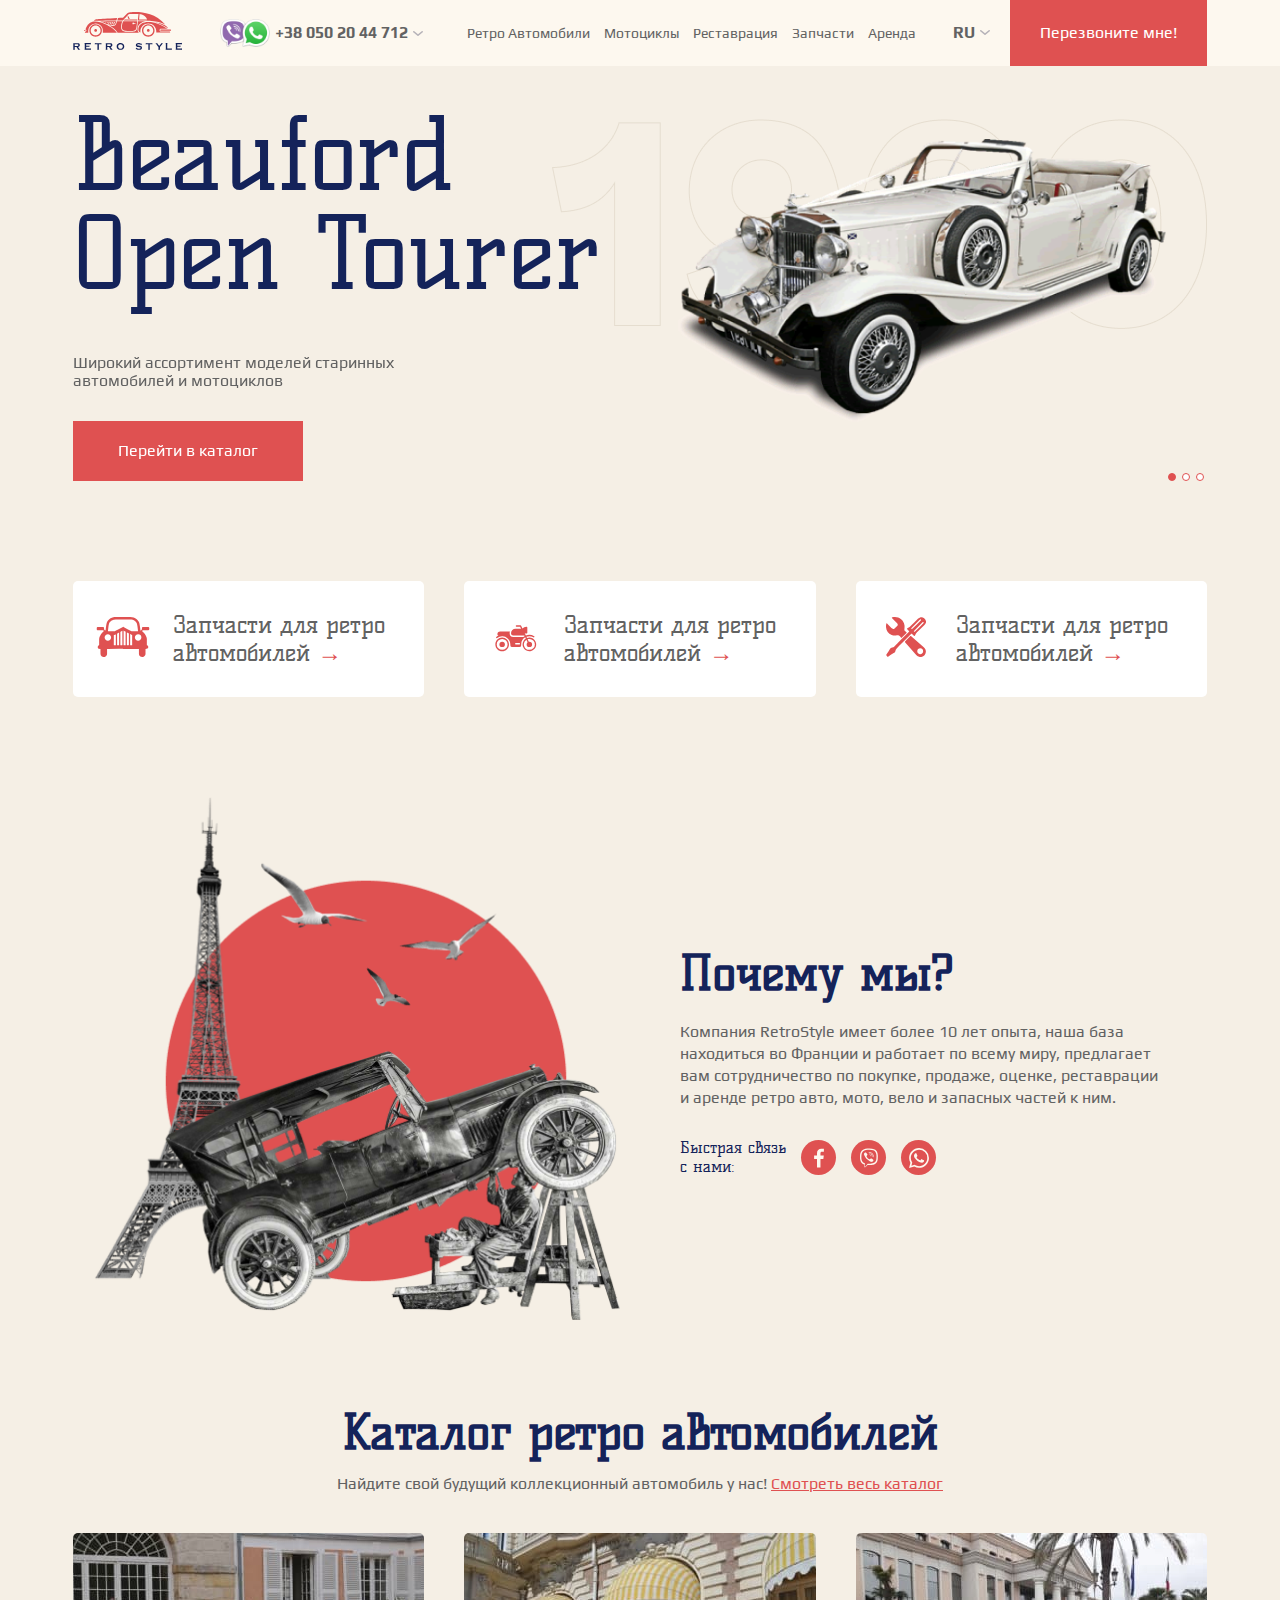
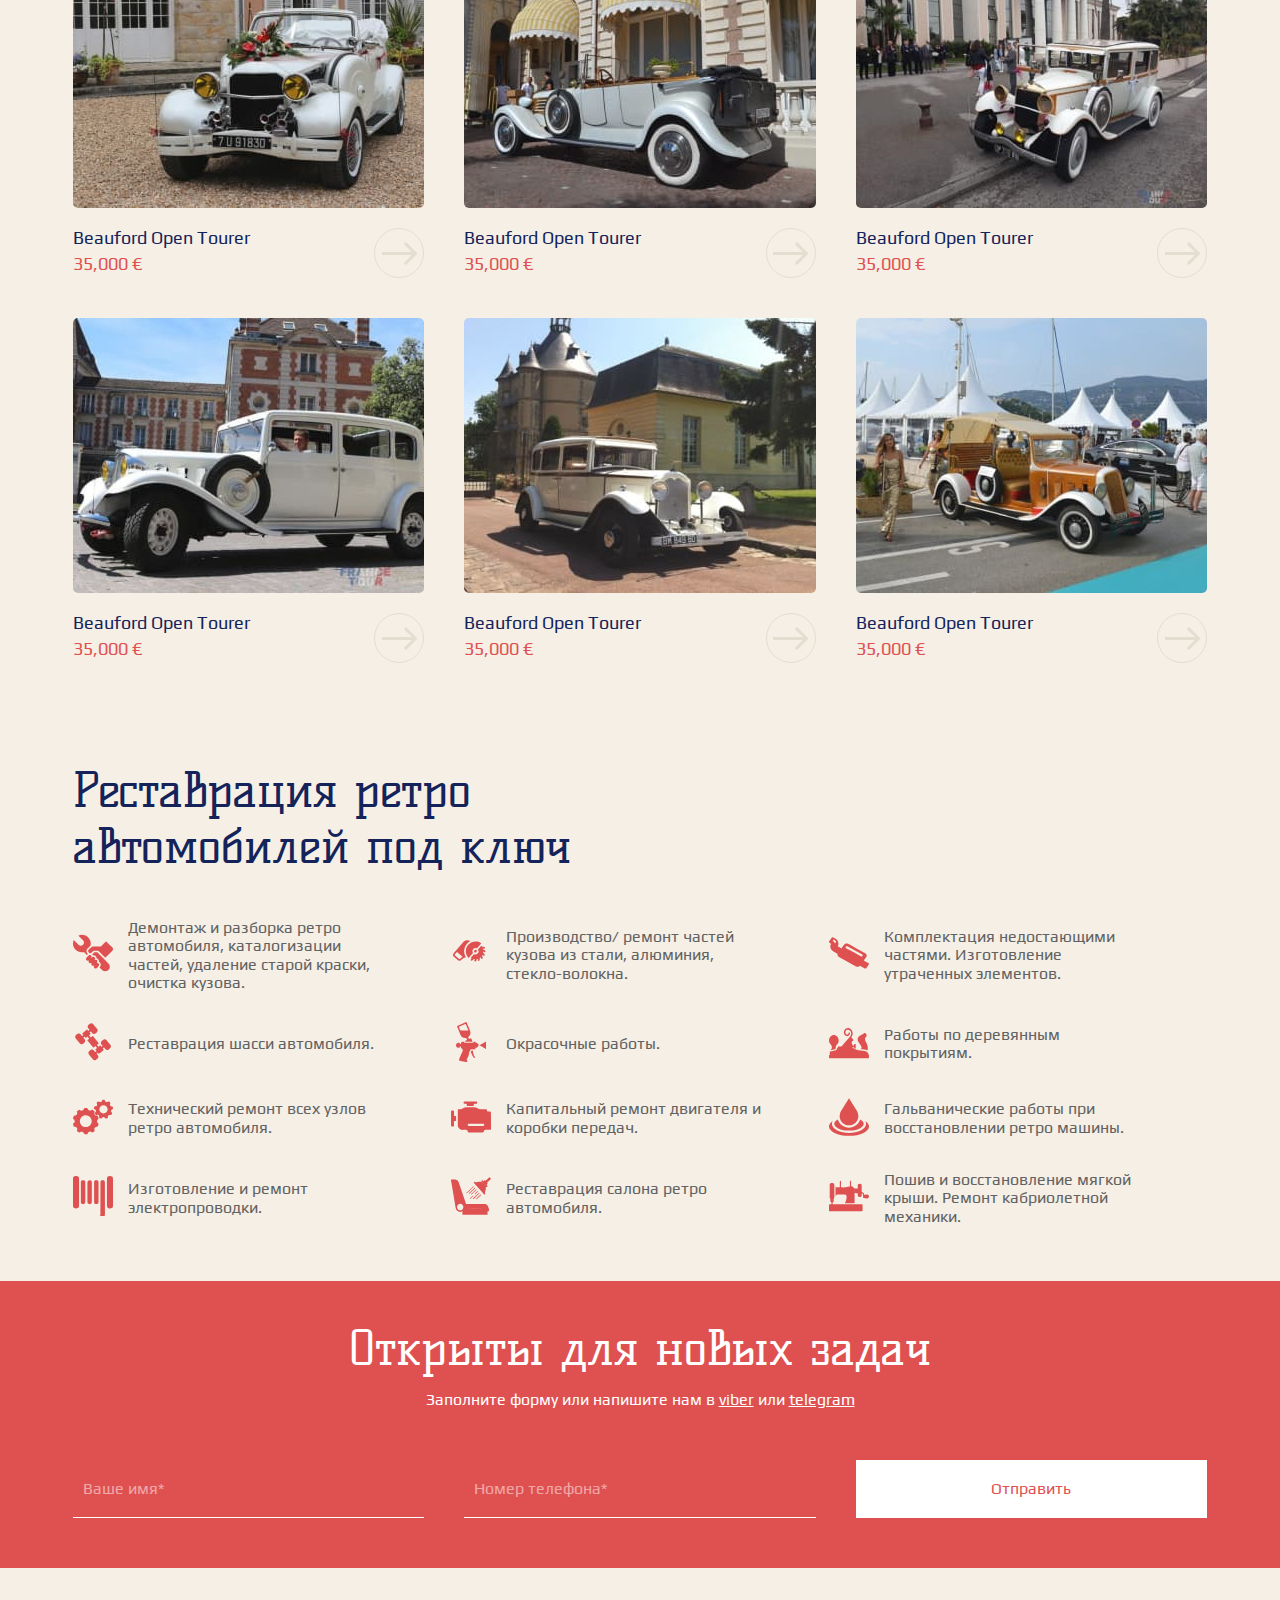
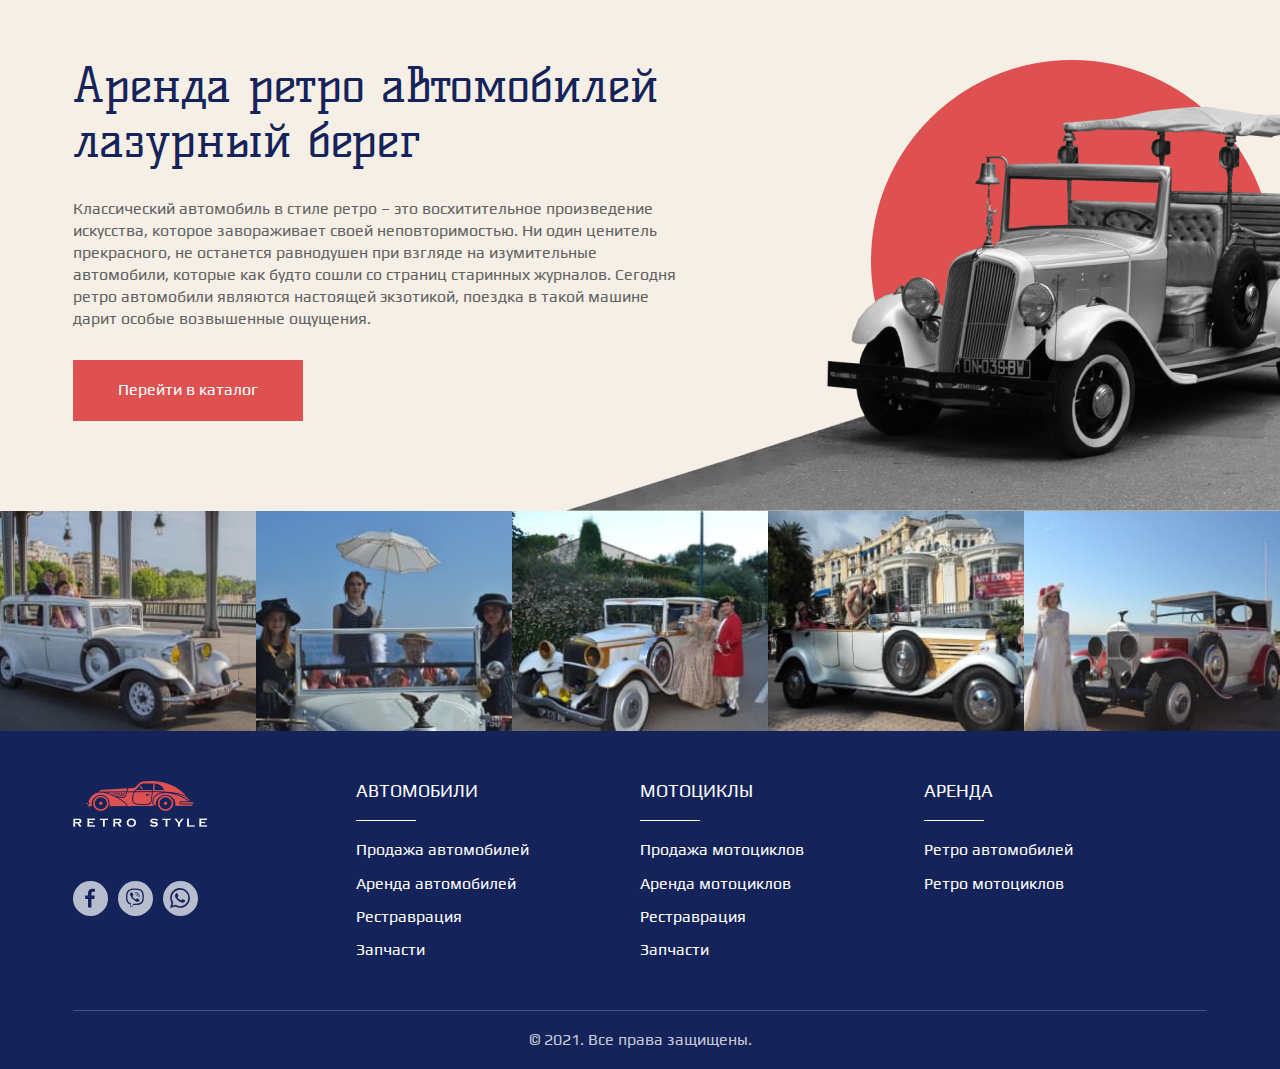
<file: index.html>
<!DOCTYPE html>
<html lang="ru">

<head>
    <meta charset="UTF-8">
    <meta http-equiv="X-UA-Compatible" content="IE=edge">
    <meta name="viewport" content="width=device-width, initial-scale=1.0">
    <link rel="stylesheet" href="./css/style.min.css">
    <title>Главная</title>
</head>


<body>
    <header class="header">
    <div class="container">
        <div id="nav" class="navbar">
            <div class="navbar__logo">
                <a href="/"><svg><use xlink:href="img/svg/sprite.svg#logo"></use></svg></a>
            </div>
            <div class="navbar__phone">
                <div class="navbar__phone--current">
                    <img src="img/icons-mobile.png" alt="">
                    <span>+38 050 20 44 712</span>
                    <svg><use xlink:href="img/svg/sprite.svg#arrow-down"></use></svg>
                </div>
                <ul class="navbar__phone--dropdown">
                    <li><a href="tel:+38 050 20 44 712">+38 050 20 44 712</a></li>
                    <li><a href="tel:+38 050 20 44 712">+38 050 20 44 712</a></li>
                </ul>
            </div>
            <div class="navbar__collapse">
                <span></span>
            </div>
            <div class="navbar-block">
                <ul class="navbar__menu">
                    <li><a href="#">Ретро Автомобили</a></li>
                    <li><a href="#">Мотоциклы</a></li>
                    <li><a href="#">Реставрация</a></li>
                    <li><a href="#">Запчасти</a></li>
                    <li><a href="#">Аренда</a></li>
                </ul>
                <div class="navbar-block-link">
                    <div class="navbar__lang">
                        <a class="navbar__lang--current" href="#" data-lang="">
                            <span>RU</span>
                            <svg><use xlink:href="img/svg/sprite.svg#arrow-down"></use></svg>
                        </a>
                        <ul class="navbar__lang--dropdown">
                            <li><a href="#" data-lang="ua">UA</a></li>
                            <li><a href="#" data-lang="ru">RU</a></li>
                        </ul>
                    </div>
                    <a class="navbar__btn" href="#forma" data-fancybox>Перезвоните мне!</a>
                </div>
            </div>
        </div>
    </div>
</header>


    <main>
        <div class="slider">
    <div class="container">
        <div class="js-slider">
            <div class="slide">
                <div class="slide-wrapper">
                    <div class="slide-text">
                        <h1>Beauford<br>Open Tourer</h1>
                        <span>Широкий ассортимент моделей старинных<br> автомобилей и мотоциклов</span>
                        <a href="#" class="btn">Перейти в каталог</a>
                    </div>
                    <div class="slide-img">
                        <img src="img/slide-2.png" alt="slide 2">
                    </div>
                </div>
            </div>
            <div class="slide">
                <div class="slide-wrapper">
                    <div class="slide-text">
                        <h1>Beauford<br>Open Tourer</h1>
                        <span>Широкий ассортимент моделей старинных<br> автомобилей и мотоциклов</span>
                        <a href="#" class="btn">Перейти в каталог</a>
                    </div>
                    <div class="slide-img">
                        <img src="img/slide-4.png" alt="slide 4">
                    </div>
                </div>
            </div>
            <div class="slide">
                <div class="slide-wrapper">
                    <div class="slide-text">
                        <h1>Beauford<br>Open Tourer</h1>
                        <span>Широкий ассортимент моделей старинных<br> автомобилей и мотоциклов</span>
                        <a href="#" class="btn">Перейти в каталог</a>
                    </div>
                    <div class="slide-img">
                        <img src="img/slide-2.png" alt="slide 2">
                    </div>
                </div>
            </div>
        </div>
    </div>
</div>
        <div class="services">
    <div class="container">
        <div class="services-list">
            <a href="#" class="services-item">
                <div class="img">
                    <svg class="car"><use xlink:href="img/svg/sprite.svg#car"></use></svg>
                </div>
                <div class="text">
                    Запчасти для ретро автомобилей <span>&#8594;</span>
                </div>
            </a>
            <a href="#" class="services-item">
                <div class="img">
                    <svg class="moto"><use xlink:href="img/svg/sprite.svg#moto"></use></svg>
                </div>
                <div class="text">
                    Запчасти для ретро автомобилей <span>&#8594;</span>
                </div>
            </a>
            <a href="#" class="services-item">
                <div class="img">
                    <svg class="setting"><use xlink:href="img/svg/sprite.svg#setting"></use></svg>
                </div>
                <div class="text">
                    Запчасти для ретро автомобилей <span>&#8594;</span>
                </div>
            </a>
        </div>
    </div>
</div>
        <div class="about">
    <div class="container">
        <div class="about-wrapper">
            <div class="about-img">
                <img src="img/img-2.png" alt="img 2">
            </div>
            <div class="about-text">
                <h2>Почему мы?</h2>
                <p>Компания RetroStyle имеет более 10 лет опыта, наша база находиться во Франции и работает по всему миру, предлагает вам сотрудничество по покупке, продаже, оценке, реставрации и аренде ретро авто, мото, вело и запасных частей к ним.</p>
                <div class="about__contacts">
                    <span>Быстрая связь<br>с нами:</span>
                    <a href="#"><svg><use xlink:href="img/svg/sprite.svg#facebook"></use></svg></a>
                    <a href="#"><svg><use xlink:href="img/svg/sprite.svg#viber"></use></svg></a>
                    <a href="#"><svg><use xlink:href="img/svg/sprite.svg#whatsapp"></use></svg></a>
                </div>
            </div>
        </div>
    </div>
</div>

        <div class="catalog">
    <div class="container">
        <h2 class="catalog__title">Каталог ретро автомобилей</h2>
        <div class="catalog__subtitle">Найдите свой будущий коллекционный автомобиль у нас! <a href="#">Смотреть весь каталог</a></div>
        <div class="catalog-list">
            <div class="catalog-item">
                <a class="img" href="#">
                    <img src="img/cat-1.jpg" alt="car 1">
                </a>
                <a class="catalog-item-info" href="#">
                    <div class="title">Beauford Open Tourer <span>35,000 €</span></div>
                    <div class="arrow"><svg><use xlink:href="img/svg/sprite.svg#arrow-right"></use></svg></div>
                </a>
            </div>
            <div class="catalog-item">
                <a class="img" href="#">
                    <img src="img/cat-2.jpg" alt="car 1">
                </a>
                <a class="catalog-item-info" href="#">
                    <div class="title">Beauford Open Tourer <span>35,000 €</span></div>
                    <div class="arrow"><svg><use xlink:href="img/svg/sprite.svg#arrow-right"></use></svg></div>
                </a>
            </div>
            <div class="catalog-item">
                <a class="img" href="#">
                    <img src="img/cat-3.jpg" alt="car 1">
                </a>
                <a class="catalog-item-info" href="#">
                    <div class="title">Beauford Open Tourer <span>35,000 €</span></div>
                    <div class="arrow"><svg><use xlink:href="img/svg/sprite.svg#arrow-right"></use></svg></div>
                </a>
            </div>
            <div class="catalog-item">
                <a class="img" href="#">
                    <img src="img/cat-4.jpg" alt="car 1">
                </a>
                <a class="catalog-item-info" href="#">
                    <div class="title">Beauford Open Tourer <span>35,000 €</span></div>
                    <div class="arrow"><svg><use xlink:href="img/svg/sprite.svg#arrow-right"></use></svg></div>
                </a>
            </div>
            <div class="catalog-item">
                <a class="img" href="#">
                    <img src="img/cat-5.jpg" alt="car 1">
                </a>
                <a class="catalog-item-info" href="#">
                    <div class="title">Beauford Open Tourer <span>35,000 €</span></div>
                    <div class="arrow"><svg><use xlink:href="img/svg/sprite.svg#arrow-right"></use></svg></div>
                </a>
            </div>
            <div class="catalog-item">
                <a class="img" href="#">
                    <img src="img/cat-6.jpg" alt="car 1">
                </a>
                <a class="catalog-item-info" href="#">
                    <div class="title">Beauford Open Tourer <span>35,000 €</span></div>
                    <div class="arrow"><svg><use xlink:href="img/svg/sprite.svg#arrow-right"></use></svg></div>
                </a>
            </div>
        </div>
    </div>
</div>
        <div class="restoration">
    <div class="container">
        <h2 class="restoration__title">Реставрация ретро<br>автомобилей под ключ</h2>
        <div class="restoration-list">
            <div class="restoration-item">
                <div class="img">
                    <svg><use xlink:href="img/svg/sprite.svg#restoration-1"></use></svg>
                </div>
                <div class="title">Демонтаж и разборка ретро автомобиля, каталогизации частей, удаление старой краски, очистка кузова.</div>
            </div>
            <div class="restoration-item">
                <div class="img">
                    <svg><use xlink:href="img/svg/sprite.svg#restoration-2"></use></svg>
                </div>
                <div class="title">Производство/ ремонт частей кузова из стали, алюминия, стекло-волокна.</div>
            </div>
            <div class="restoration-item">
                <div class="img">
                    <svg><use xlink:href="img/svg/sprite.svg#restoration-3"></use></svg>
                </div>
                <div class="title">Комплектация недостающими частями. Изготовление утраченных элементов.</div>
            </div>
            <div class="restoration-item">
                <div class="img">
                    <svg><use xlink:href="img/svg/sprite.svg#restoration-4"></use></svg>
                </div>
                <div class="title">Реставрация шасси автомобиля.</div>
            </div>
            <div class="restoration-item">
                <div class="img">
                    <svg><use xlink:href="img/svg/sprite.svg#restoration-5"></use></svg>
                </div>
                <div class="title">Окрасочные работы.</div>
            </div>
            <div class="restoration-item">
                <div class="img">
                    <svg><use xlink:href="img/svg/sprite.svg#restoration-6"></use></svg>
                </div>
                <div class="title">Работы по деревянным покрытиям.</div>
            </div>
            <div class="restoration-item">
                <div class="img">
                    <svg><use xlink:href="img/svg/sprite.svg#restoration-7"></use></svg>
                </div>
                <div class="title">Технический ремонт всех узлов ретро автомобиля.</div>
            </div>
            <div class="restoration-item">
                <div class="img">
                    <svg><use xlink:href="img/svg/sprite.svg#restoration-8"></use></svg>
                </div>
                <div class="title">Капитальный ремонт двигателя и коробки передач.</div>
            </div>
            <div class="restoration-item">
                <div class="img">
                    <svg><use xlink:href="img/svg/sprite.svg#restoration-9"></use></svg>
                </div>
                <div class="title">Гальванические работы при восстановлении ретро машины.</div>
            </div>
            <div class="restoration-item">
                <div class="img">
                    <svg><use xlink:href="img/svg/sprite.svg#restoration-10"></use></svg>
                </div>
                <div class="title">Изготовление и ремонт электропроводки.</div>
            </div>
            <div class="restoration-item">
                <div class="img">
                    <svg><use xlink:href="img/svg/sprite.svg#restoration-11"></use></svg>
                </div>
                <div class="title">Реставрация салона ретро автомобиля.</div>
            </div>
            <div class="restoration-item">
                <div class="img">
                    <svg><use xlink:href="img/svg/sprite.svg#restoration-12"></use></svg>
                </div>
                <div class="title">Пошив и восстановление мягкой крыши. Ремонт кабриолетной механики.</div>
            </div>
        </div>
    </div>
</div>
        <div class="feedback">
    <div class="container">
        <h2 class="feedback__title">Открыты для новых задач</h2>
        <div class="feedback__subtitle">Заполните форму или напишите нам в <a href="#">viber</a> или <a href="#">telegram</a></div>
        <div class="feedback-form">
            <form class="feedback-form__form" action="">
                <div class="feedback-form__input">
                    <input type="text" placeholder="Ваше имя*">
                </div>
                <div class="feedback-form__input">
                    <input type="tel" name="" id="" placeholder="Номер телефона*">
                </div>
                <div class="feedback-form__btn">
                    <button type="submit">Отправить</button>
                </div>
            </form>
            <!-- <div class="feedback-form__success">
                <svg><use xlink:href="img/svg/sprite.svg#checked"></use></svg>
                <span>Сообщение успешно отправлено!</span>
            </div> -->
        </div>
    </div>
</div>
        <div class="rent">
    <div class="container">
        <div class="rent-wrapper">
            <div class="rent-text">
                <h2 class="rent__title">Аренда ретро автомобилей лазурный берег</h2>    
                <div class="rent__description">Классический автомобиль в стиле ретро – это восхитительное произведение искусства, которое завораживает своей неповторимостью. Ни один ценитель прекрасного, не останется равнодушен при взгляде на изумительные автомобили, которые как будто сошли со страниц старинных журналов. Сегодня ретро автомобили являются настоящей экзотикой, поездка в такой машине дарит особые возвышенные ощущения.</div>
                <a href="#" class="btn">Перейти в каталог</a>
            </div>
            <div class="rent-img">
                <img src="img/img-3.png" alt="">
            </div>
        </div>
    </div>
</div>
        <div class="gallery js-gallery">
    <div class="photo">
        <a href="img/photo/photo-1.jpg" data-fancybox="gallery">
            <img src="img/photo/photo-1.jpg" alt="">
        </a>
    </div>
    <div class="photo">
        <a href="img/photo/photo-2.jpg" data-fancybox="gallery">
            <img src="img/photo/photo-2.jpg" alt="">
        </a>
    </div>
    <div class="photo">
        <a href="img/photo/photo-3.jpg" data-fancybox="gallery">
            <img src="img/photo/photo-3.jpg" alt="">
        </a>
    </div>
    <div class="photo">
        <a href="img/photo/photo-4.jpg" data-fancybox="gallery">
            <img src="img/photo/photo-4.jpg" alt="">
        </a>
    </div>
    <div class="photo">
        <a href="img/photo/photo-5.jpg" data-fancybox="gallery">
            <img src="img/photo/photo-5.jpg" alt="">
        </a>
    </div>
    <div class="photo">
        <a href="img/photo/photo-1.jpg" data-fancybox="gallery">
            <img src="img/photo/photo-1.jpg" alt="">
        </a>
    </div>
    <div class="photo">
        <a href="img/photo/photo-2.jpg" data-fancybox="gallery">
            <img src="img/photo/photo-2.jpg" alt="">
        </a>
    </div>
    <div class="photo">
        <a href="img/photo/photo-3.jpg" data-fancybox="gallery">
            <img src="img/photo/photo-3.jpg" alt="">
        </a>
    </div>
    <div class="photo">
        <a href="img/photo/photo-4.jpg" data-fancybox="gallery">
            <img src="img/photo/photo-4.jpg" alt="">
        </a>
    </div>
    <div class="photo">
        <a href="img/photo/photo-5.jpg" data-fancybox="gallery">
            <img src="img/photo/photo-5.jpg" alt="">
        </a>
    </div>
</div>
    </main>

    <footer class="footer">
    <div class="container">
        <div class="footer-block">
            <div class="footer-menu">
                <a href="#">Ретро Автомобили</a>
                <a href="#">Мотоциклы</a>
                <a href="#">Реставрация</a>
                <a href="#">Запчасти</a>
                <a href="#">Аренда</a>
            </div>
            <div class="footer__logo">
                <a class="logo" href="#">
                    <img src="img/logo.png" alt="">
                </a>
                <div class="footer__contacts">
                    <span>+33 768 0000 40</span>
                    <span>+33 749 4200 11</span>
                    <span>retro.style.it@gmail.com</span>
                </div>
                <div class="footer__social">
                    <a href="#"><svg><use xlink:href="img/svg/sprite.svg#facebook"></use></svg></a>
                    <a href="#"><svg><use xlink:href="img/svg/sprite.svg#viber"></use></svg></a>
                    <a href="#"><svg><use xlink:href="img/svg/sprite.svg#whatsapp"></use></svg></a>
                </div>
            </div>
            <div class="footer-link">
                <span>АВТОМОБИЛИ</span>
                <a href="#">Продажа автомобилей</a>
                <a href="#">Аренда автомобилей</a>
                <a href="#">Рестраврация</a>
                <a href="#">Запчасти</a>
            </div>
            <div class="footer-link">
                <span>МОТОЦИКЛЫ</span>
                <a href="#">Продажа мотоциклов</a>
                <a href="#">Аренда мотоциклов</a>
                <a href="#">Рестраврация</a>
                <a href="#">Запчасти</a>
            </div>
            <div class="footer-link">
                <span>АРЕНДА</span>
                <a href="#">Ретро автомобилей</a>
                <a href="#">Ретро мотоциклов</a>
            </div>
        </div>
        <div class="footer-copy">© 2021. Все права защищены.</div>
    </div>
</footer>

    <div id="forma" style="display: none; background-color: transparent;">
    <div class="forma-modal">
        <div class="forma-modal-wrap">
            <form class="forma-modal-form">
                <div>
                    <input type="text" name="name" autocomplete="off" required="">
                    <label for="name" class="label-txt">
                        <span class="content-txt">Имя</span>
                    </label>
                    <span class="form-error">Поле не заполнено</span>
                </div>
                <div>
                    <input type="text" name="tel" autocomplete="off" required="">
                    <label for="tel" class="label-txt">
                        <span class="content-txt">Телефон</span>
                    </label>
                    <span class="form-error">Поле не заполнено</span>
                </div>
                <button class="btn" type="submit">Заказать</button>
                <span class="form-send">Отправлять форму можно 1 раз в 1 мин.</span>
            </form>
            <!-- <div class="feedback-form__success">
                <svg><use xlink:href="img/svg/sprite.svg#checked"></use></svg>
                <span>Сообщение успешно отправлено!</span>
            </div> -->
        </div>
    </div>
</div>
<div id="forma-buy" style="display: none; background-color: transparent;">
    <div class="forma-modal">
        <div class="forma-modal-wrap">
            <form class="forma-modal-form">
                <div class="product-info">
                    <h2 class="product__title">Beauford Open Tourer</h2>
                    <div class="price">33,000 €</div>
                </div>
                <div>
                    <input type="text" name="name" autocomplete="off" required="">
                    <label for="name" class="label-txt">
                        <span class="content-txt">Имя</span>
                    </label>
                    <!-- <span class="form-error">Поле не заполнено</span> -->
                </div>
                <div>
                    <input type="email" name="email" autocomplete="off" required="">
                    <label for="email" class="label-txt">
                        <span class="content-txt">Email</span>
                    </label>
                    <!-- <span class="form-error">Поле не заполнено</span> -->
                </div>
                <div>
                    <input type="text" name="tel" autocomplete="off" required="">
                    <label for="tel" class="label-txt">
                        <span class="content-txt">Телефон</span>
                    </label>
                    <!-- <span class="form-error">Поле не заполнено</span> -->
                </div>
                <div>
                    <textarea name="message" rows="4" autocomplete="off" required=""></textarea>
                    <label for="message" class="label-txt">
                        <span class="content-txt">Сообщение</span>
                    </label>
                    <!-- <span class="form-error">Поле не заполнено</span> -->
                </div>
                <button class="btn" type="submit">Купить</button>
                <span class="form-send">Отправлять форму можно 1 раз в 1 мин.</span>
            </form>
            <!-- <div class="feedback-form__success">
                <svg><use xlink:href="img/svg/sprite.svg#checked"></use></svg>
                <span>Сообщение успешно отправлено!</span>
            </div> -->
        </div>
    </div>
</div>
<div id="forma-ask" style="display: none; background-color: transparent;">
    <div class="forma-modal">
        <div class="forma-modal-wrap">
            <form class="forma-modal-form">
                <div>
                    <input type="text" name="name" autocomplete="off" required="">
                    <label for="name" class="label-txt">
                        <span class="content-txt">Имя</span>
                    </label>
                    <!-- <span class="form-error">Поле не заполнено</span> -->
                </div>
                <div>
                    <input type="email" name="email" autocomplete="off" required="">
                    <label for="email" class="label-txt">
                        <span class="content-txt">Email</span>
                    </label>
                    <!-- <span class="form-error">Поле не заполнено</span> -->
                </div>
                <div>
                    <input type="text" name="tel" autocomplete="off" required="">
                    <label for="tel" class="label-txt">
                        <span class="content-txt">Телефон</span>
                    </label>
                    <!-- <span class="form-error">Поле не заполнено</span> -->
                </div>
                <div>
                    <textarea name="message" rows="4" autocomplete="off" required=""></textarea>
                    <label for="message" class="label-txt">
                        <span class="content-txt">Сообщение</span>
                    </label>
                    <!-- <span class="form-error">Поле не заполнено</span> -->
                </div>
                <button class="btn" type="submit">Отправить</button>
                <span class="form-send">Отправлять форму можно 1 раз в 1 мин.</span>
            </form>
            <!-- <div class="feedback-form__success">
                <svg><use xlink:href="img/svg/sprite.svg#checked"></use></svg>
                <span>Сообщение успешно отправлено!</span>
            </div> -->
        </div>
    </div>
</div>
    <script src="js/libs.min.js"></script>
<script src="js/main.js"></script>

</body>
</html>
</file>
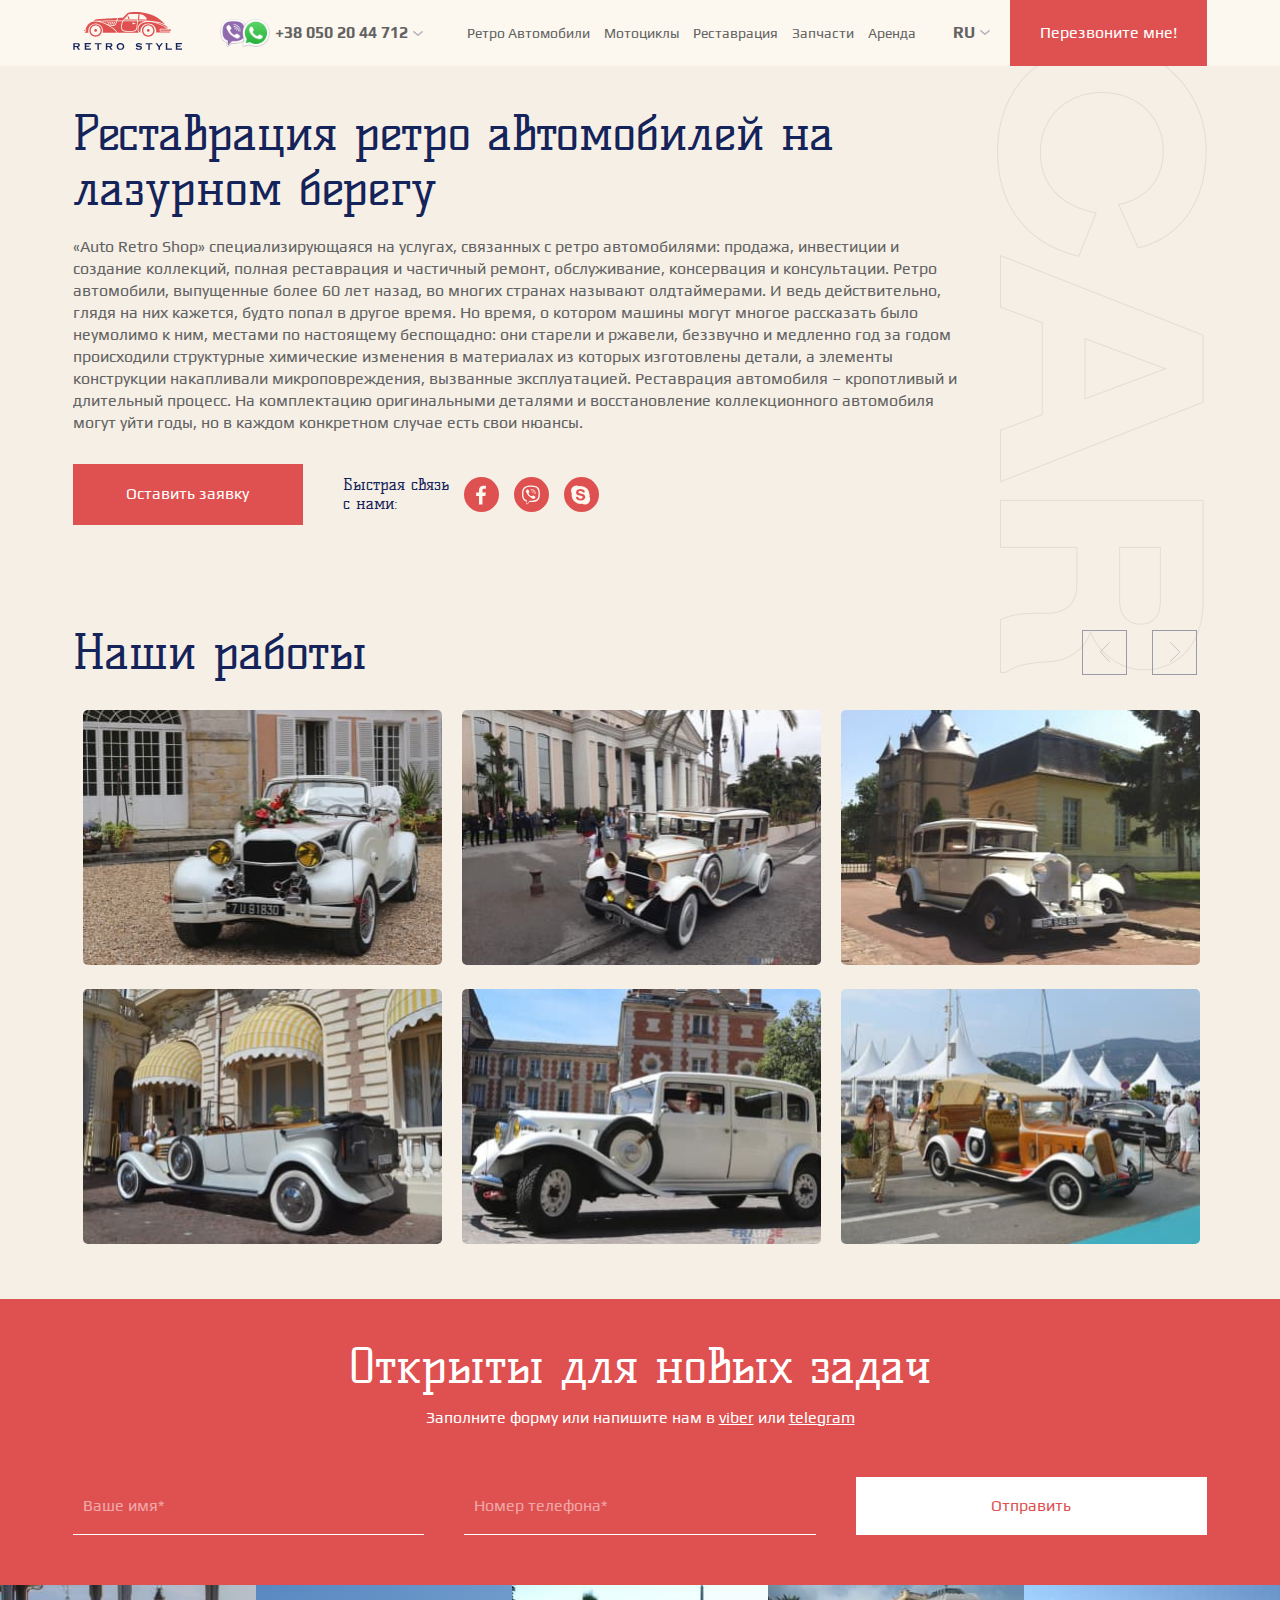
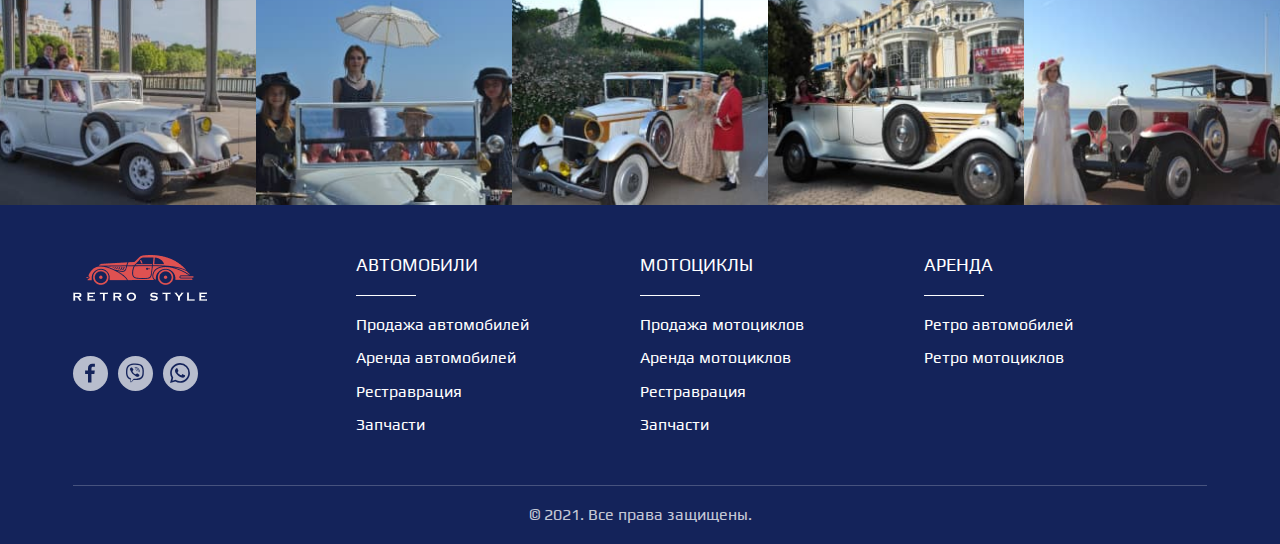
<file: category.html>
<!DOCTYPE html>
<html lang="ru">

<head>
    <meta charset="UTF-8">
    <meta http-equiv="X-UA-Compatible" content="IE=edge">
    <meta name="viewport" content="width=device-width, initial-scale=1.0">
    <link rel="stylesheet" href="./css/style.min.css">
    <title>Категория</title>
</head>


<body>
    <header class="header">
    <div class="container">
        <div id="nav" class="navbar">
            <div class="navbar__logo">
                <a href="/"><svg><use xlink:href="img/svg/sprite.svg#logo"></use></svg></a>
            </div>
            <div class="navbar__phone">
                <div class="navbar__phone--current">
                    <img src="img/icons-mobile.png" alt="">
                    <span>+38 050 20 44 712</span>
                    <svg><use xlink:href="img/svg/sprite.svg#arrow-down"></use></svg>
                </div>
                <ul class="navbar__phone--dropdown">
                    <li><a href="tel:+38 050 20 44 712">+38 050 20 44 712</a></li>
                    <li><a href="tel:+38 050 20 44 712">+38 050 20 44 712</a></li>
                </ul>
            </div>
            <div class="navbar__collapse">
                <span></span>
            </div>
            <div class="navbar-block">
                <ul class="navbar__menu">
                    <li><a href="#">Ретро Автомобили</a></li>
                    <li><a href="#">Мотоциклы</a></li>
                    <li><a href="#">Реставрация</a></li>
                    <li><a href="#">Запчасти</a></li>
                    <li><a href="#">Аренда</a></li>
                </ul>
                <div class="navbar-block-link">
                    <div class="navbar__lang">
                        <a class="navbar__lang--current" href="#" data-lang="">
                            <span>RU</span>
                            <svg><use xlink:href="img/svg/sprite.svg#arrow-down"></use></svg>
                        </a>
                        <ul class="navbar__lang--dropdown">
                            <li><a href="#" data-lang="ua">UA</a></li>
                            <li><a href="#" data-lang="ru">RU</a></li>
                        </ul>
                    </div>
                    <a class="navbar__btn" href="#forma" data-fancybox>Перезвоните мне!</a>
                </div>
            </div>
        </div>
    </div>
</header>


    <main>
        <div class="category">
    <div class="container">
        <div class="category-wrapper">
            <div class="category-text">
                <h1 class="category__title">Реставрация ретро автомобилей на лазурном берегу</h1>
                <div class="category__description">«Auto Retro Shop» специализирующаяся на услугах, связанных с ретро автомобилями: продажа, инвестиции и создание коллекций, полная реставрация и частичный ремонт, обслуживание, консервация и консультации. Ретро автомобили, выпущенные более 60 лет назад, во многих странах называют олдтаймерами. И ведь действительно, глядя на них кажется, будто попал в другое время. Но время, о котором машины могут многое рассказать было неумолимо к ним, местами по настоящему беспощадно: они старели и ржавели, беззвучно и медленно год за годом происходили структурные химические изменения в материалах из которых изготовлены детали, а элементы конструкции накапливали микроповреждения, вызванные эксплуатацией. Реставрация автомобиля – кропотливый и длительный процесс. На комплектацию оригинальными деталями и восстановление коллекционного автомобиля могут уйти годы, но в каждом конкретном случае есть свои нюансы.</div>
                <div class="category__contacts">
                    <a href="#forma" class="btn" data-fancybox>Оставить заявку</a>
                    <div class="about__contacts">
                        <span>Быстрая связь<br>с нами:</span>
                        <a href="#"><svg><use xlink:href="img/svg/sprite.svg#facebook"></use></svg></a>
                        <a href="#"><svg><use xlink:href="img/svg/sprite.svg#viber"></use></svg></a>
                        <a href="#"><svg><use xlink:href="img/svg/sprite.svg#skype"></use></svg></a>
                    </div>
                </div>
            </div>
            <div class="category-work">
                <h2 class="category__title">Наши работы</h2>

                <div class="category-work-list js-work">
                    <a class="work-item" href="img/cat-1.jpg" data-fancybox="js-work">
                        <img src="img/cat-1.jpg" alt="">
                    </a>
                    <a class="work-item" href="img/cat-2.jpg" data-fancybox="js-work">
                        <img src="img/cat-2.jpg" alt="">
                    </a>
                    <a class="work-item" href="img/cat-3.jpg" data-fancybox="js-work">
                        <img src="img/cat-3.jpg" alt="">
                    </a>
                    <a class="work-item" href="img/cat-4.jpg" data-fancybox="js-work">
                        <img src="img/cat-4.jpg" alt="">
                    </a>
                    <a class="work-item" href="img/cat-5.jpg" data-fancybox="js-work">
                        <img src="img/cat-5.jpg" alt="">
                    </a>
                    <a class="work-item" href="img/cat-6.jpg" data-fancybox="js-work">
                        <img src="img/cat-6.jpg" alt="">
                    </a>
                    <a class="work-item" href="img/cat-1.jpg" data-fancybox="js-work">
                        <img src="img/cat-1.jpg" alt="">
                    </a>
                    <a class="work-item" href="img/cat-2.jpg" data-fancybox="js-work">
                        <img src="img/cat-2.jpg" alt="">
                    </a>
                    <a class="work-item" href="img/cat-3.jpg" data-fancybox="js-work">
                        <img src="img/cat-3.jpg" alt="">
                    </a>
                    <a class="work-item" href="img/cat-4.jpg" data-fancybox="js-work">
                        <img src="img/cat-4.jpg" alt="">
                    </a>
                    <a class="work-item" href="img/cat-5.jpg" data-fancybox="js-work">
                        <img src="img/cat-5.jpg" alt="">
                    </a>
                    <a class="work-item" href="img/cat-6.jpg" data-fancybox="js-work">
                        <img src="img/cat-6.jpg" alt="">
                    </a>
                </div>
            </div>
        </div>
    </div>
</div>
        
        <div class="feedback">
    <div class="container">
        <h2 class="feedback__title">Открыты для новых задач</h2>
        <div class="feedback__subtitle">Заполните форму или напишите нам в <a href="#">viber</a> или <a href="#">telegram</a></div>
        <div class="feedback-form">
            <form class="feedback-form__form" action="">
                <div class="feedback-form__input">
                    <input type="text" placeholder="Ваше имя*">
                </div>
                <div class="feedback-form__input">
                    <input type="tel" name="" id="" placeholder="Номер телефона*">
                </div>
                <div class="feedback-form__btn">
                    <button type="submit">Отправить</button>
                </div>
            </form>
            <!-- <div class="feedback-form__success">
                <svg><use xlink:href="img/svg/sprite.svg#checked"></use></svg>
                <span>Сообщение успешно отправлено!</span>
            </div> -->
        </div>
    </div>
</div>
        <div class="gallery js-gallery">
    <div class="photo">
        <a href="img/photo/photo-1.jpg" data-fancybox="gallery">
            <img src="img/photo/photo-1.jpg" alt="">
        </a>
    </div>
    <div class="photo">
        <a href="img/photo/photo-2.jpg" data-fancybox="gallery">
            <img src="img/photo/photo-2.jpg" alt="">
        </a>
    </div>
    <div class="photo">
        <a href="img/photo/photo-3.jpg" data-fancybox="gallery">
            <img src="img/photo/photo-3.jpg" alt="">
        </a>
    </div>
    <div class="photo">
        <a href="img/photo/photo-4.jpg" data-fancybox="gallery">
            <img src="img/photo/photo-4.jpg" alt="">
        </a>
    </div>
    <div class="photo">
        <a href="img/photo/photo-5.jpg" data-fancybox="gallery">
            <img src="img/photo/photo-5.jpg" alt="">
        </a>
    </div>
    <div class="photo">
        <a href="img/photo/photo-1.jpg" data-fancybox="gallery">
            <img src="img/photo/photo-1.jpg" alt="">
        </a>
    </div>
    <div class="photo">
        <a href="img/photo/photo-2.jpg" data-fancybox="gallery">
            <img src="img/photo/photo-2.jpg" alt="">
        </a>
    </div>
    <div class="photo">
        <a href="img/photo/photo-3.jpg" data-fancybox="gallery">
            <img src="img/photo/photo-3.jpg" alt="">
        </a>
    </div>
    <div class="photo">
        <a href="img/photo/photo-4.jpg" data-fancybox="gallery">
            <img src="img/photo/photo-4.jpg" alt="">
        </a>
    </div>
    <div class="photo">
        <a href="img/photo/photo-5.jpg" data-fancybox="gallery">
            <img src="img/photo/photo-5.jpg" alt="">
        </a>
    </div>
</div>
    </main>

    <footer class="footer">
    <div class="container">
        <div class="footer-block">
            <div class="footer-menu">
                <a href="#">Ретро Автомобили</a>
                <a href="#">Мотоциклы</a>
                <a href="#">Реставрация</a>
                <a href="#">Запчасти</a>
                <a href="#">Аренда</a>
            </div>
            <div class="footer__logo">
                <a class="logo" href="#">
                    <img src="img/logo.png" alt="">
                </a>
                <div class="footer__contacts">
                    <span>+33 768 0000 40</span>
                    <span>+33 749 4200 11</span>
                    <span>retro.style.it@gmail.com</span>
                </div>
                <div class="footer__social">
                    <a href="#"><svg><use xlink:href="img/svg/sprite.svg#facebook"></use></svg></a>
                    <a href="#"><svg><use xlink:href="img/svg/sprite.svg#viber"></use></svg></a>
                    <a href="#"><svg><use xlink:href="img/svg/sprite.svg#whatsapp"></use></svg></a>
                </div>
            </div>
            <div class="footer-link">
                <span>АВТОМОБИЛИ</span>
                <a href="#">Продажа автомобилей</a>
                <a href="#">Аренда автомобилей</a>
                <a href="#">Рестраврация</a>
                <a href="#">Запчасти</a>
            </div>
            <div class="footer-link">
                <span>МОТОЦИКЛЫ</span>
                <a href="#">Продажа мотоциклов</a>
                <a href="#">Аренда мотоциклов</a>
                <a href="#">Рестраврация</a>
                <a href="#">Запчасти</a>
            </div>
            <div class="footer-link">
                <span>АРЕНДА</span>
                <a href="#">Ретро автомобилей</a>
                <a href="#">Ретро мотоциклов</a>
            </div>
        </div>
        <div class="footer-copy">© 2021. Все права защищены.</div>
    </div>
</footer>

    <div id="forma" style="display: none; background-color: transparent;">
    <div class="forma-modal">
        <div class="forma-modal-wrap">
            <form class="forma-modal-form">
                <div>
                    <input type="text" name="name" autocomplete="off" required="">
                    <label for="name" class="label-txt">
                        <span class="content-txt">Имя</span>
                    </label>
                    <span class="form-error">Поле не заполнено</span>
                </div>
                <div>
                    <input type="text" name="tel" autocomplete="off" required="">
                    <label for="tel" class="label-txt">
                        <span class="content-txt">Телефон</span>
                    </label>
                    <span class="form-error">Поле не заполнено</span>
                </div>
                <button class="btn" type="submit">Заказать</button>
                <span class="form-send">Отправлять форму можно 1 раз в 1 мин.</span>
            </form>
            <!-- <div class="feedback-form__success">
                <svg><use xlink:href="img/svg/sprite.svg#checked"></use></svg>
                <span>Сообщение успешно отправлено!</span>
            </div> -->
        </div>
    </div>
</div>
<div id="forma-buy" style="display: none; background-color: transparent;">
    <div class="forma-modal">
        <div class="forma-modal-wrap">
            <form class="forma-modal-form">
                <div class="product-info">
                    <h2 class="product__title">Beauford Open Tourer</h2>
                    <div class="price">33,000 €</div>
                </div>
                <div>
                    <input type="text" name="name" autocomplete="off" required="">
                    <label for="name" class="label-txt">
                        <span class="content-txt">Имя</span>
                    </label>
                    <!-- <span class="form-error">Поле не заполнено</span> -->
                </div>
                <div>
                    <input type="email" name="email" autocomplete="off" required="">
                    <label for="email" class="label-txt">
                        <span class="content-txt">Email</span>
                    </label>
                    <!-- <span class="form-error">Поле не заполнено</span> -->
                </div>
                <div>
                    <input type="text" name="tel" autocomplete="off" required="">
                    <label for="tel" class="label-txt">
                        <span class="content-txt">Телефон</span>
                    </label>
                    <!-- <span class="form-error">Поле не заполнено</span> -->
                </div>
                <div>
                    <textarea name="message" rows="4" autocomplete="off" required=""></textarea>
                    <label for="message" class="label-txt">
                        <span class="content-txt">Сообщение</span>
                    </label>
                    <!-- <span class="form-error">Поле не заполнено</span> -->
                </div>
                <button class="btn" type="submit">Купить</button>
                <span class="form-send">Отправлять форму можно 1 раз в 1 мин.</span>
            </form>
            <!-- <div class="feedback-form__success">
                <svg><use xlink:href="img/svg/sprite.svg#checked"></use></svg>
                <span>Сообщение успешно отправлено!</span>
            </div> -->
        </div>
    </div>
</div>
<div id="forma-ask" style="display: none; background-color: transparent;">
    <div class="forma-modal">
        <div class="forma-modal-wrap">
            <form class="forma-modal-form">
                <div>
                    <input type="text" name="name" autocomplete="off" required="">
                    <label for="name" class="label-txt">
                        <span class="content-txt">Имя</span>
                    </label>
                    <!-- <span class="form-error">Поле не заполнено</span> -->
                </div>
                <div>
                    <input type="email" name="email" autocomplete="off" required="">
                    <label for="email" class="label-txt">
                        <span class="content-txt">Email</span>
                    </label>
                    <!-- <span class="form-error">Поле не заполнено</span> -->
                </div>
                <div>
                    <input type="text" name="tel" autocomplete="off" required="">
                    <label for="tel" class="label-txt">
                        <span class="content-txt">Телефон</span>
                    </label>
                    <!-- <span class="form-error">Поле не заполнено</span> -->
                </div>
                <div>
                    <textarea name="message" rows="4" autocomplete="off" required=""></textarea>
                    <label for="message" class="label-txt">
                        <span class="content-txt">Сообщение</span>
                    </label>
                    <!-- <span class="form-error">Поле не заполнено</span> -->
                </div>
                <button class="btn" type="submit">Отправить</button>
                <span class="form-send">Отправлять форму можно 1 раз в 1 мин.</span>
            </form>
            <!-- <div class="feedback-form__success">
                <svg><use xlink:href="img/svg/sprite.svg#checked"></use></svg>
                <span>Сообщение успешно отправлено!</span>
            </div> -->
        </div>
    </div>
</div>
    <script src="js/libs.min.js"></script>
<script src="js/main.js"></script>
</body>
</html>
</file>
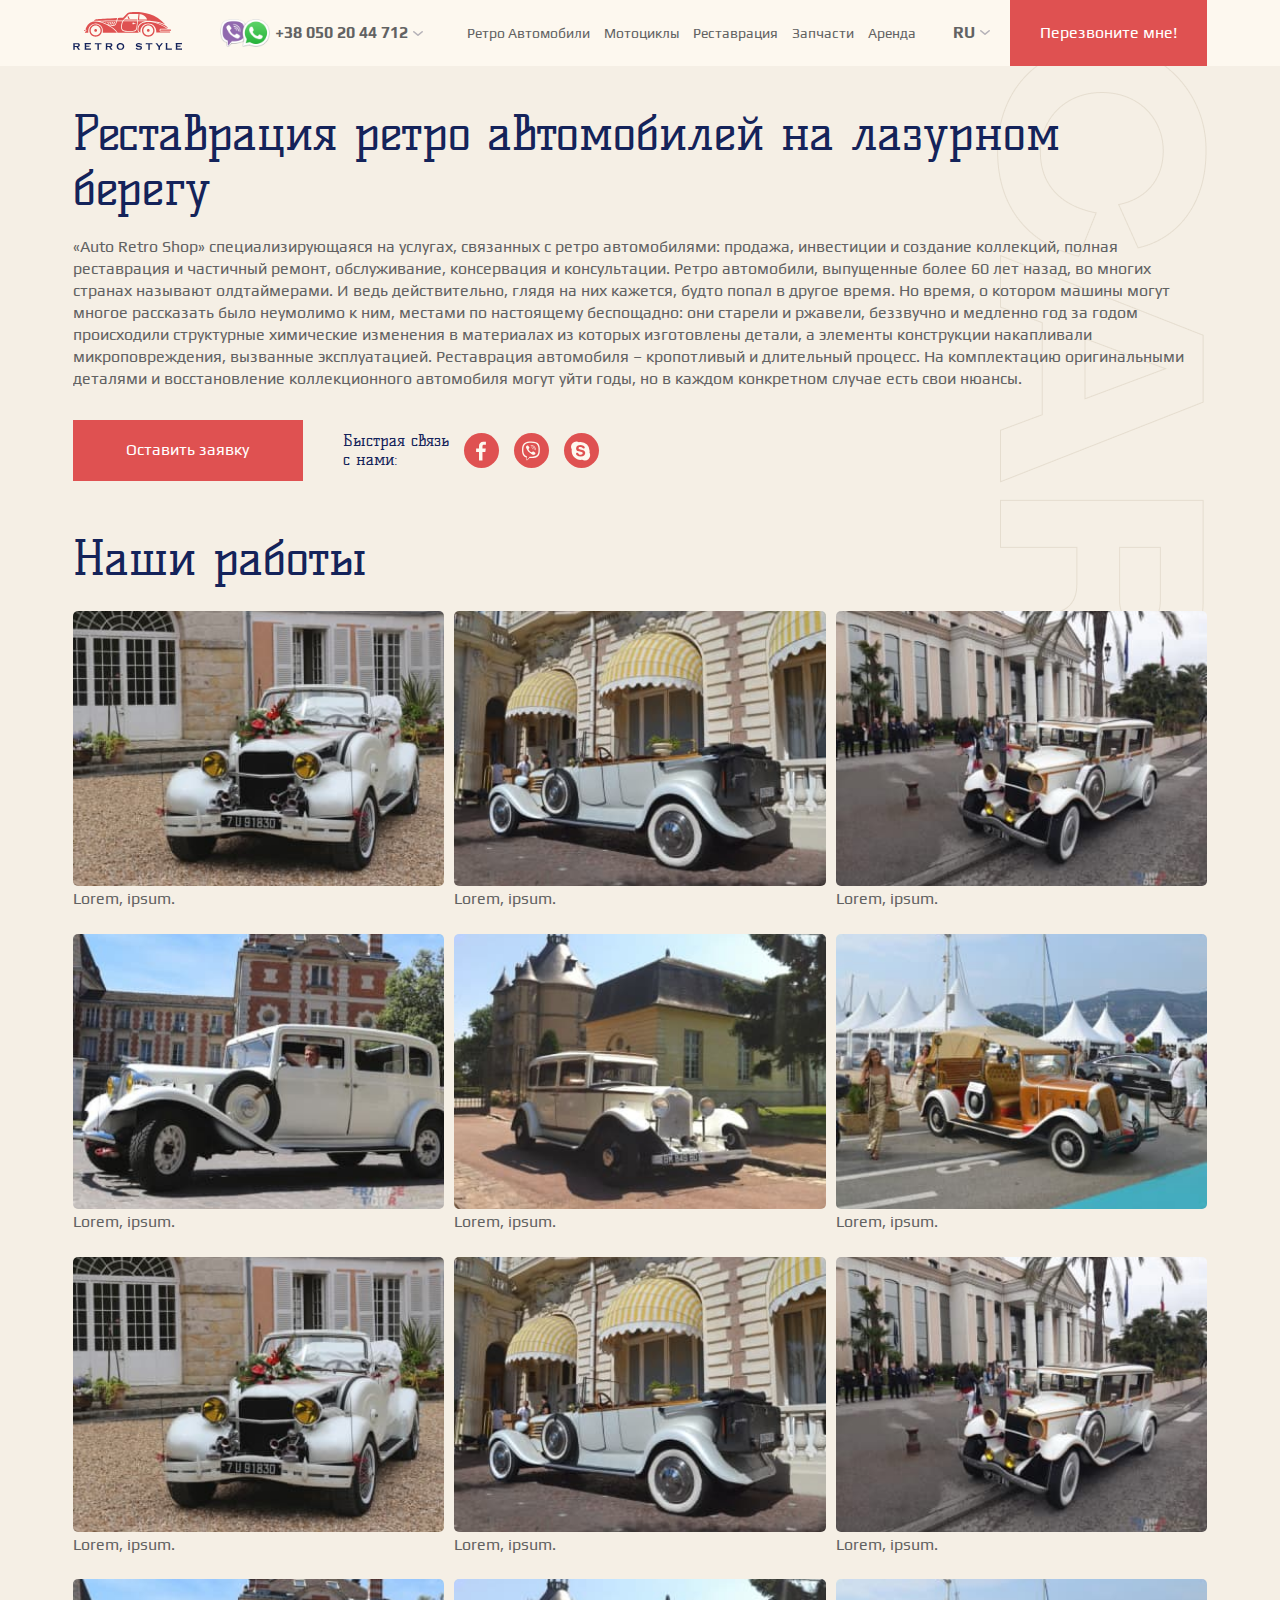
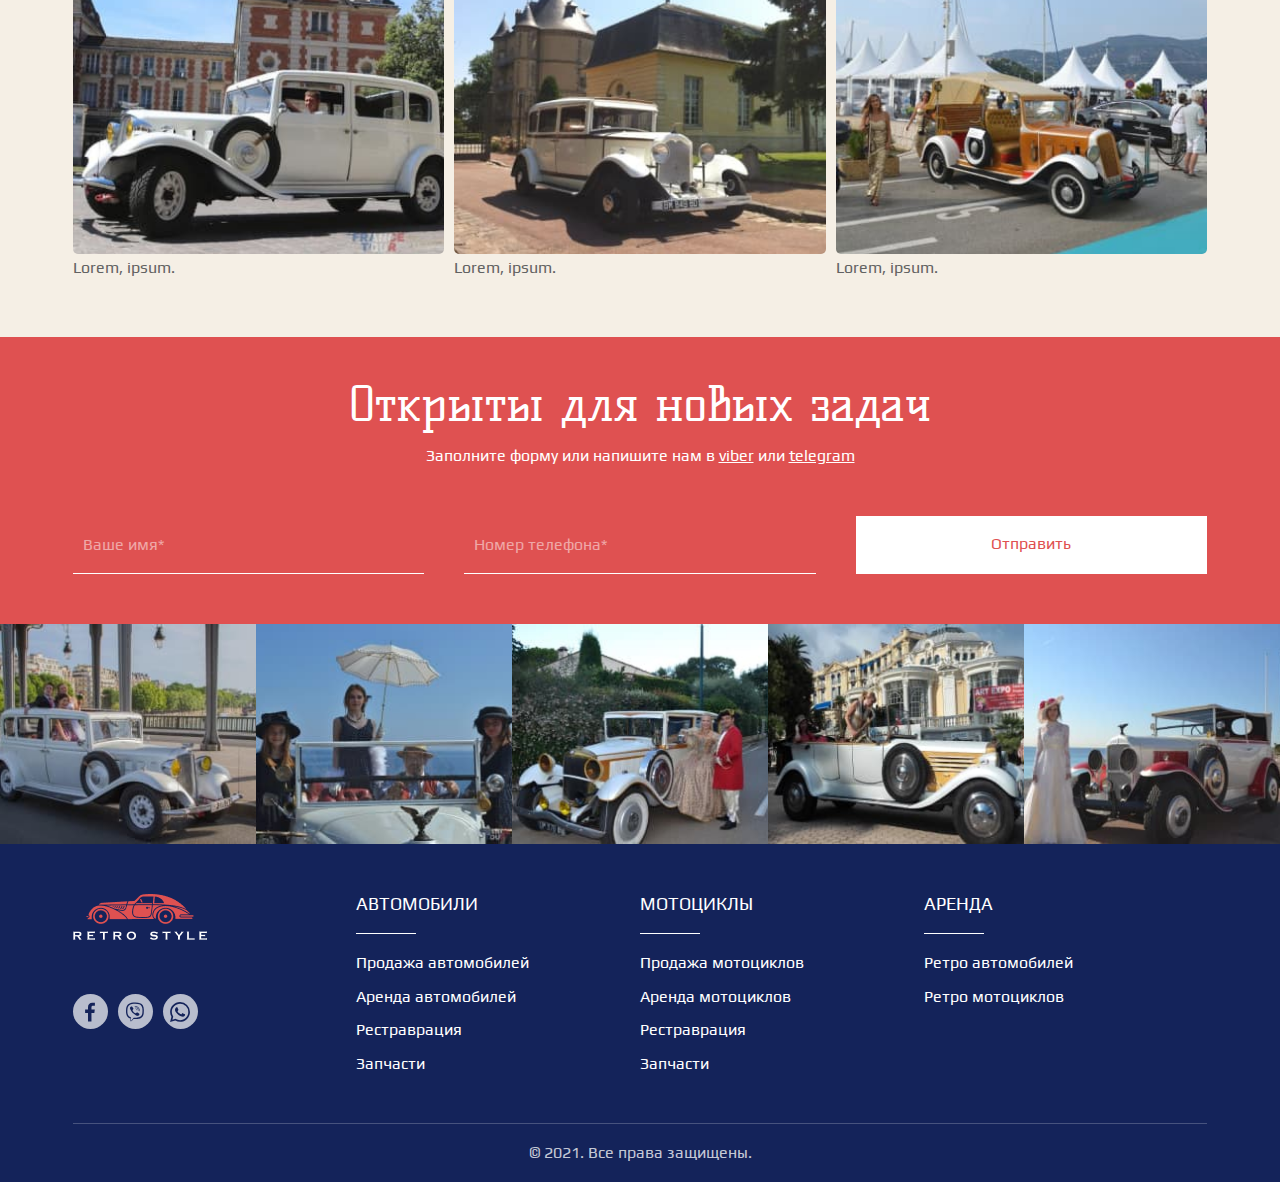
<file: gallery.html>
<!DOCTYPE html>
<html lang="ru">

<head>
    <meta charset="UTF-8">
    <meta http-equiv="X-UA-Compatible" content="IE=edge">
    <meta name="viewport" content="width=device-width, initial-scale=1.0">
    <link rel="stylesheet" href="./css/style.min.css">
    <title>Категория</title>
</head>


<body>
    <header class="header">
    <div class="container">
        <div id="nav" class="navbar">
            <div class="navbar__logo">
                <a href="/"><svg><use xlink:href="img/svg/sprite.svg#logo"></use></svg></a>
            </div>
            <div class="navbar__phone">
                <div class="navbar__phone--current">
                    <img src="img/icons-mobile.png" alt="">
                    <span>+38 050 20 44 712</span>
                    <svg><use xlink:href="img/svg/sprite.svg#arrow-down"></use></svg>
                </div>
                <ul class="navbar__phone--dropdown">
                    <li><a href="tel:+38 050 20 44 712">+38 050 20 44 712</a></li>
                    <li><a href="tel:+38 050 20 44 712">+38 050 20 44 712</a></li>
                </ul>
            </div>
            <div class="navbar__collapse">
                <span></span>
            </div>
            <div class="navbar-block">
                <ul class="navbar__menu">
                    <li><a href="#">Ретро Автомобили</a></li>
                    <li><a href="#">Мотоциклы</a></li>
                    <li><a href="#">Реставрация</a></li>
                    <li><a href="#">Запчасти</a></li>
                    <li><a href="#">Аренда</a></li>
                </ul>
                <div class="navbar-block-link">
                    <div class="navbar__lang">
                        <a class="navbar__lang--current" href="#" data-lang="">
                            <span>RU</span>
                            <svg><use xlink:href="img/svg/sprite.svg#arrow-down"></use></svg>
                        </a>
                        <ul class="navbar__lang--dropdown">
                            <li><a href="#" data-lang="ua">UA</a></li>
                            <li><a href="#" data-lang="ru">RU</a></li>
                        </ul>
                    </div>
                    <a class="navbar__btn" href="#forma" data-fancybox>Перезвоните мне!</a>
                </div>
            </div>
        </div>
    </div>
</header>


    <main>
        <div class="page-gallery">
    <div class="container">
        <div class="page-gallery-wrapper">
            <div class="page-gallery-text">
                <h1 class="page-gallery__title">Реставрация ретро автомобилей на лазурном берегу</h1>
                <div class="page-gallery__description">«Auto Retro Shop» специализирующаяся на услугах, связанных с ретро автомобилями: продажа, инвестиции и создание коллекций, полная реставрация и частичный ремонт, обслуживание, консервация и консультации. Ретро автомобили, выпущенные более 60 лет назад, во многих странах называют олдтаймерами. И ведь действительно, глядя на них кажется, будто попал в другое время. Но время, о котором машины могут многое рассказать было неумолимо к ним, местами по настоящему беспощадно: они старели и ржавели, беззвучно и медленно год за годом происходили структурные химические изменения в материалах из которых изготовлены детали, а элементы конструкции накапливали микроповреждения, вызванные эксплуатацией. Реставрация автомобиля – кропотливый и длительный процесс. На комплектацию оригинальными деталями и восстановление коллекционного автомобиля могут уйти годы, но в каждом конкретном случае есть свои нюансы.</div>
                <div class="page-gallery__contacts">
                    <a href="#forma" class="btn" data-fancybox>Оставить заявку</a>
                    <div class="about__contacts">
                        <span>Быстрая связь<br>с нами:</span>
                        <a href="#"><svg><use xlink:href="img/svg/sprite.svg#facebook"></use></svg></a>
                        <a href="#"><svg><use xlink:href="img/svg/sprite.svg#viber"></use></svg></a>
                        <a href="#"><svg><use xlink:href="img/svg/sprite.svg#skype"></use></svg></a>
                    </div>
                </div>
            </div>
            <div class="page-gallery-work">
                <h2 class="page-gallery__title">Наши работы</h2>

                <div class="page-gallery-work-list">
                    <a class="work-item" href="img/cat-1.jpg" data-fancybox="work">
                        <img src="img/cat-1.jpg" alt="">
                        <span>Lorem, ipsum.</span>
                    </a>
                    <a class="work-item" href="img/cat-2.jpg" data-fancybox="work">
                        <img src="img/cat-2.jpg" alt="">
                        <span>Lorem, ipsum.</span>
                    </a>
                    <a class="work-item" href="img/cat-3.jpg" data-fancybox="work">
                        <img src="img/cat-3.jpg" alt="">
                        <span>Lorem, ipsum.</span>
                    </a>
                    <a class="work-item" href="img/cat-4.jpg" data-fancybox="work">
                        <img src="img/cat-4.jpg" alt="">
                        <span>Lorem, ipsum.</span>
                    </a>
                    <a class="work-item" href="img/cat-5.jpg" data-fancybox="work">
                        <img src="img/cat-5.jpg" alt="">
                        <span>Lorem, ipsum.</span>
                    </a>
                    <a class="work-item" href="img/cat-6.jpg" data-fancybox="work">
                        <img src="img/cat-6.jpg" alt="">
                        <span>Lorem, ipsum.</span>
                    </a>
                    <a class="work-item" href="img/cat-1.jpg" data-fancybox="work">
                        <img src="img/cat-1.jpg" alt="">
                        <span>Lorem, ipsum.</span>
                    </a>
                    <a class="work-item" href="img/cat-2.jpg" data-fancybox="work">
                        <img src="img/cat-2.jpg" alt="">
                        <span>Lorem, ipsum.</span>
                    </a>
                    <a class="work-item" href="img/cat-3.jpg" data-fancybox="work">
                        <img src="img/cat-3.jpg" alt="">
                        <span>Lorem, ipsum.</span>
                    </a>
                    <a class="work-item" href="img/cat-4.jpg" data-fancybox="work">
                        <img src="img/cat-4.jpg" alt="">
                        <span>Lorem, ipsum.</span>
                    </a>
                    <a class="work-item" href="img/cat-5.jpg" data-fancybox="work">
                        <img src="img/cat-5.jpg" alt="">
                        <span>Lorem, ipsum.</span>
                    </a>
                    <a class="work-item" href="img/cat-6.jpg" data-fancybox="work">
                        <img src="img/cat-6.jpg" alt="">
                        <span>Lorem, ipsum.</span>
                    </a>
                </div>
            </div>
        </div>
    </div>
</div>
        
        <div class="feedback">
    <div class="container">
        <h2 class="feedback__title">Открыты для новых задач</h2>
        <div class="feedback__subtitle">Заполните форму или напишите нам в <a href="#">viber</a> или <a href="#">telegram</a></div>
        <div class="feedback-form">
            <form class="feedback-form__form" action="">
                <div class="feedback-form__input">
                    <input type="text" placeholder="Ваше имя*">
                </div>
                <div class="feedback-form__input">
                    <input type="tel" name="" id="" placeholder="Номер телефона*">
                </div>
                <div class="feedback-form__btn">
                    <button type="submit">Отправить</button>
                </div>
            </form>
            <!-- <div class="feedback-form__success">
                <svg><use xlink:href="img/svg/sprite.svg#checked"></use></svg>
                <span>Сообщение успешно отправлено!</span>
            </div> -->
        </div>
    </div>
</div>
        <div class="gallery js-gallery">
    <div class="photo">
        <a href="img/photo/photo-1.jpg" data-fancybox="gallery">
            <img src="img/photo/photo-1.jpg" alt="">
        </a>
    </div>
    <div class="photo">
        <a href="img/photo/photo-2.jpg" data-fancybox="gallery">
            <img src="img/photo/photo-2.jpg" alt="">
        </a>
    </div>
    <div class="photo">
        <a href="img/photo/photo-3.jpg" data-fancybox="gallery">
            <img src="img/photo/photo-3.jpg" alt="">
        </a>
    </div>
    <div class="photo">
        <a href="img/photo/photo-4.jpg" data-fancybox="gallery">
            <img src="img/photo/photo-4.jpg" alt="">
        </a>
    </div>
    <div class="photo">
        <a href="img/photo/photo-5.jpg" data-fancybox="gallery">
            <img src="img/photo/photo-5.jpg" alt="">
        </a>
    </div>
    <div class="photo">
        <a href="img/photo/photo-1.jpg" data-fancybox="gallery">
            <img src="img/photo/photo-1.jpg" alt="">
        </a>
    </div>
    <div class="photo">
        <a href="img/photo/photo-2.jpg" data-fancybox="gallery">
            <img src="img/photo/photo-2.jpg" alt="">
        </a>
    </div>
    <div class="photo">
        <a href="img/photo/photo-3.jpg" data-fancybox="gallery">
            <img src="img/photo/photo-3.jpg" alt="">
        </a>
    </div>
    <div class="photo">
        <a href="img/photo/photo-4.jpg" data-fancybox="gallery">
            <img src="img/photo/photo-4.jpg" alt="">
        </a>
    </div>
    <div class="photo">
        <a href="img/photo/photo-5.jpg" data-fancybox="gallery">
            <img src="img/photo/photo-5.jpg" alt="">
        </a>
    </div>
</div>
    </main>

    <footer class="footer">
    <div class="container">
        <div class="footer-block">
            <div class="footer-menu">
                <a href="#">Ретро Автомобили</a>
                <a href="#">Мотоциклы</a>
                <a href="#">Реставрация</a>
                <a href="#">Запчасти</a>
                <a href="#">Аренда</a>
            </div>
            <div class="footer__logo">
                <a class="logo" href="#">
                    <img src="img/logo.png" alt="">
                </a>
                <div class="footer__contacts">
                    <span>+33 768 0000 40</span>
                    <span>+33 749 4200 11</span>
                    <span>retro.style.it@gmail.com</span>
                </div>
                <div class="footer__social">
                    <a href="#"><svg><use xlink:href="img/svg/sprite.svg#facebook"></use></svg></a>
                    <a href="#"><svg><use xlink:href="img/svg/sprite.svg#viber"></use></svg></a>
                    <a href="#"><svg><use xlink:href="img/svg/sprite.svg#whatsapp"></use></svg></a>
                </div>
            </div>
            <div class="footer-link">
                <span>АВТОМОБИЛИ</span>
                <a href="#">Продажа автомобилей</a>
                <a href="#">Аренда автомобилей</a>
                <a href="#">Рестраврация</a>
                <a href="#">Запчасти</a>
            </div>
            <div class="footer-link">
                <span>МОТОЦИКЛЫ</span>
                <a href="#">Продажа мотоциклов</a>
                <a href="#">Аренда мотоциклов</a>
                <a href="#">Рестраврация</a>
                <a href="#">Запчасти</a>
            </div>
            <div class="footer-link">
                <span>АРЕНДА</span>
                <a href="#">Ретро автомобилей</a>
                <a href="#">Ретро мотоциклов</a>
            </div>
        </div>
        <div class="footer-copy">© 2021. Все права защищены.</div>
    </div>
</footer>

    <div id="forma" style="display: none; background-color: transparent;">
    <div class="forma-modal">
        <div class="forma-modal-wrap">
            <form class="forma-modal-form">
                <div>
                    <input type="text" name="name" autocomplete="off" required="">
                    <label for="name" class="label-txt">
                        <span class="content-txt">Имя</span>
                    </label>
                    <span class="form-error">Поле не заполнено</span>
                </div>
                <div>
                    <input type="text" name="tel" autocomplete="off" required="">
                    <label for="tel" class="label-txt">
                        <span class="content-txt">Телефон</span>
                    </label>
                    <span class="form-error">Поле не заполнено</span>
                </div>
                <button class="btn" type="submit">Заказать</button>
                <span class="form-send">Отправлять форму можно 1 раз в 1 мин.</span>
            </form>
            <!-- <div class="feedback-form__success">
                <svg><use xlink:href="img/svg/sprite.svg#checked"></use></svg>
                <span>Сообщение успешно отправлено!</span>
            </div> -->
        </div>
    </div>
</div>
<div id="forma-buy" style="display: none; background-color: transparent;">
    <div class="forma-modal">
        <div class="forma-modal-wrap">
            <form class="forma-modal-form">
                <div class="product-info">
                    <h2 class="product__title">Beauford Open Tourer</h2>
                    <div class="price">33,000 €</div>
                </div>
                <div>
                    <input type="text" name="name" autocomplete="off" required="">
                    <label for="name" class="label-txt">
                        <span class="content-txt">Имя</span>
                    </label>
                    <!-- <span class="form-error">Поле не заполнено</span> -->
                </div>
                <div>
                    <input type="email" name="email" autocomplete="off" required="">
                    <label for="email" class="label-txt">
                        <span class="content-txt">Email</span>
                    </label>
                    <!-- <span class="form-error">Поле не заполнено</span> -->
                </div>
                <div>
                    <input type="text" name="tel" autocomplete="off" required="">
                    <label for="tel" class="label-txt">
                        <span class="content-txt">Телефон</span>
                    </label>
                    <!-- <span class="form-error">Поле не заполнено</span> -->
                </div>
                <div>
                    <textarea name="message" rows="4" autocomplete="off" required=""></textarea>
                    <label for="message" class="label-txt">
                        <span class="content-txt">Сообщение</span>
                    </label>
                    <!-- <span class="form-error">Поле не заполнено</span> -->
                </div>
                <button class="btn" type="submit">Купить</button>
                <span class="form-send">Отправлять форму можно 1 раз в 1 мин.</span>
            </form>
            <!-- <div class="feedback-form__success">
                <svg><use xlink:href="img/svg/sprite.svg#checked"></use></svg>
                <span>Сообщение успешно отправлено!</span>
            </div> -->
        </div>
    </div>
</div>
<div id="forma-ask" style="display: none; background-color: transparent;">
    <div class="forma-modal">
        <div class="forma-modal-wrap">
            <form class="forma-modal-form">
                <div>
                    <input type="text" name="name" autocomplete="off" required="">
                    <label for="name" class="label-txt">
                        <span class="content-txt">Имя</span>
                    </label>
                    <!-- <span class="form-error">Поле не заполнено</span> -->
                </div>
                <div>
                    <input type="email" name="email" autocomplete="off" required="">
                    <label for="email" class="label-txt">
                        <span class="content-txt">Email</span>
                    </label>
                    <!-- <span class="form-error">Поле не заполнено</span> -->
                </div>
                <div>
                    <input type="text" name="tel" autocomplete="off" required="">
                    <label for="tel" class="label-txt">
                        <span class="content-txt">Телефон</span>
                    </label>
                    <!-- <span class="form-error">Поле не заполнено</span> -->
                </div>
                <div>
                    <textarea name="message" rows="4" autocomplete="off" required=""></textarea>
                    <label for="message" class="label-txt">
                        <span class="content-txt">Сообщение</span>
                    </label>
                    <!-- <span class="form-error">Поле не заполнено</span> -->
                </div>
                <button class="btn" type="submit">Отправить</button>
                <span class="form-send">Отправлять форму можно 1 раз в 1 мин.</span>
            </form>
            <!-- <div class="feedback-form__success">
                <svg><use xlink:href="img/svg/sprite.svg#checked"></use></svg>
                <span>Сообщение успешно отправлено!</span>
            </div> -->
        </div>
    </div>
</div>
    <script src="js/libs.min.js"></script>
<script src="js/main.js"></script>
</body>
</html>
</file>
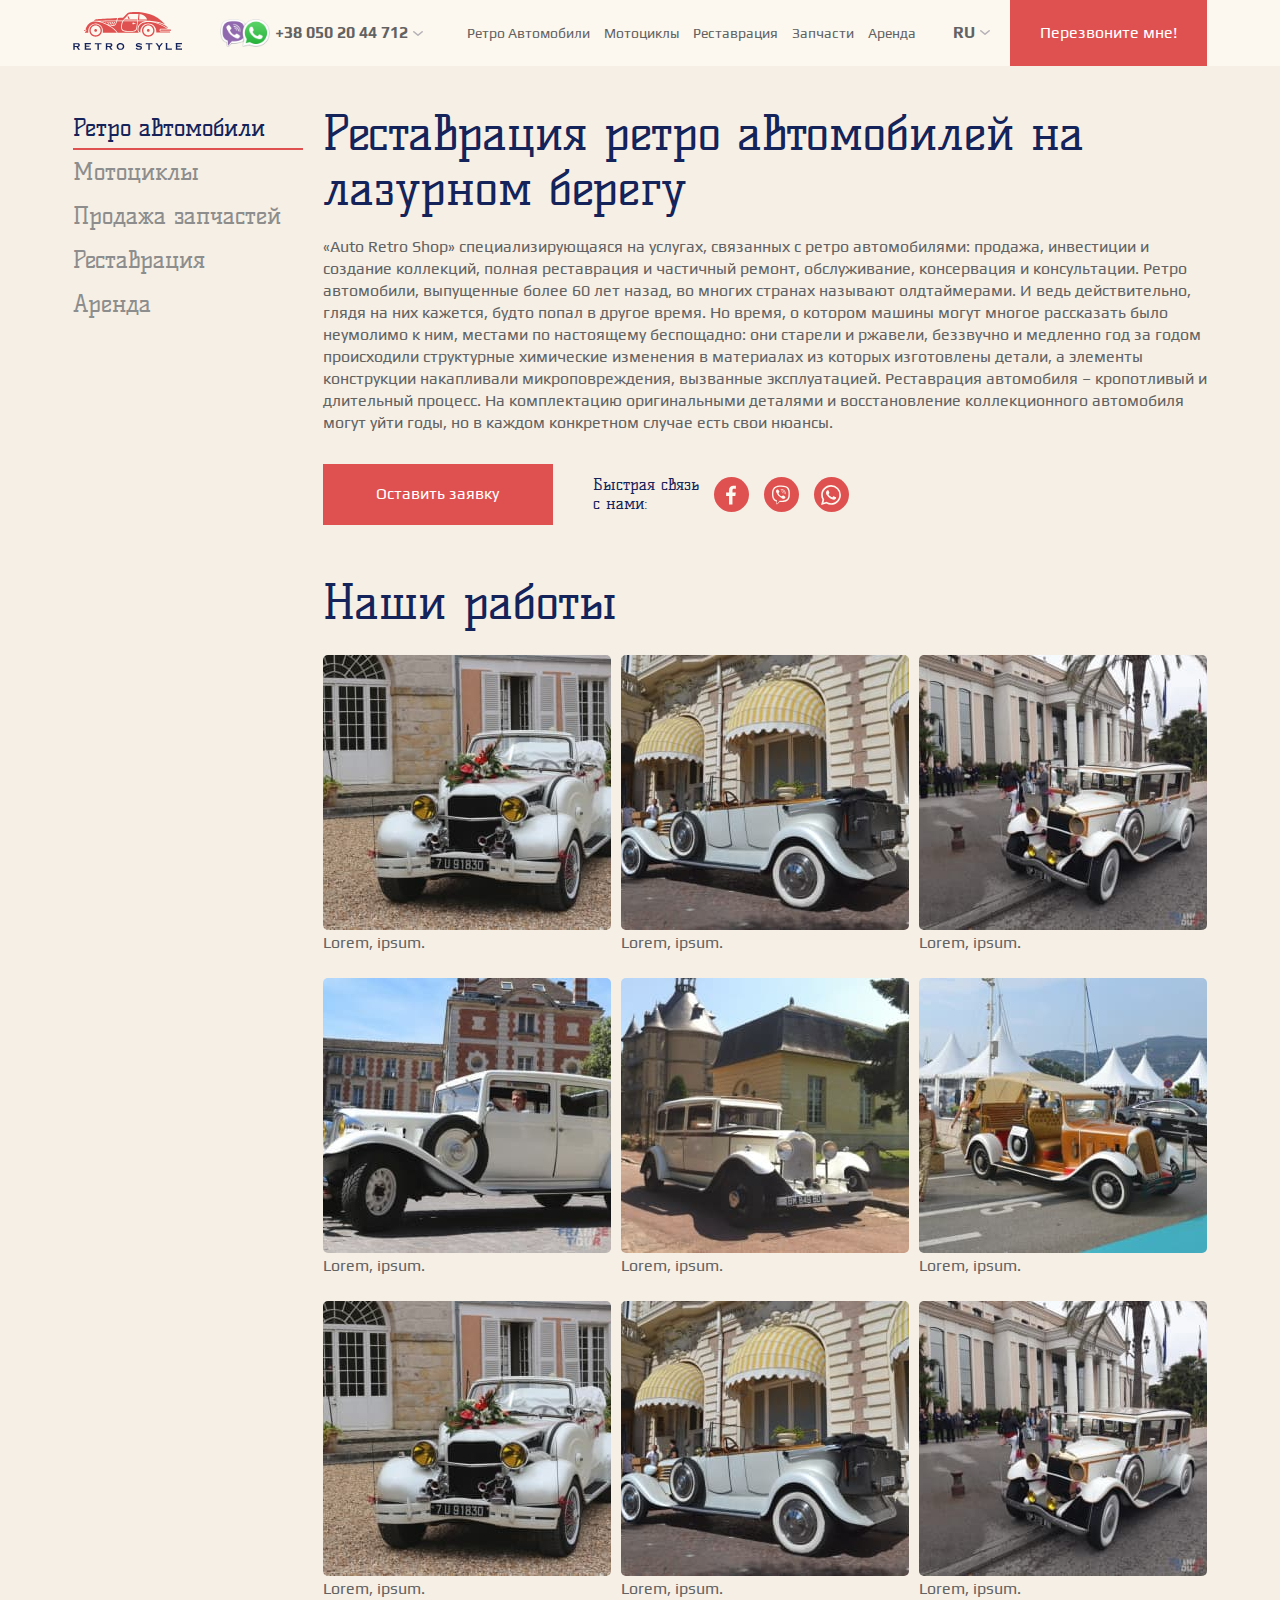
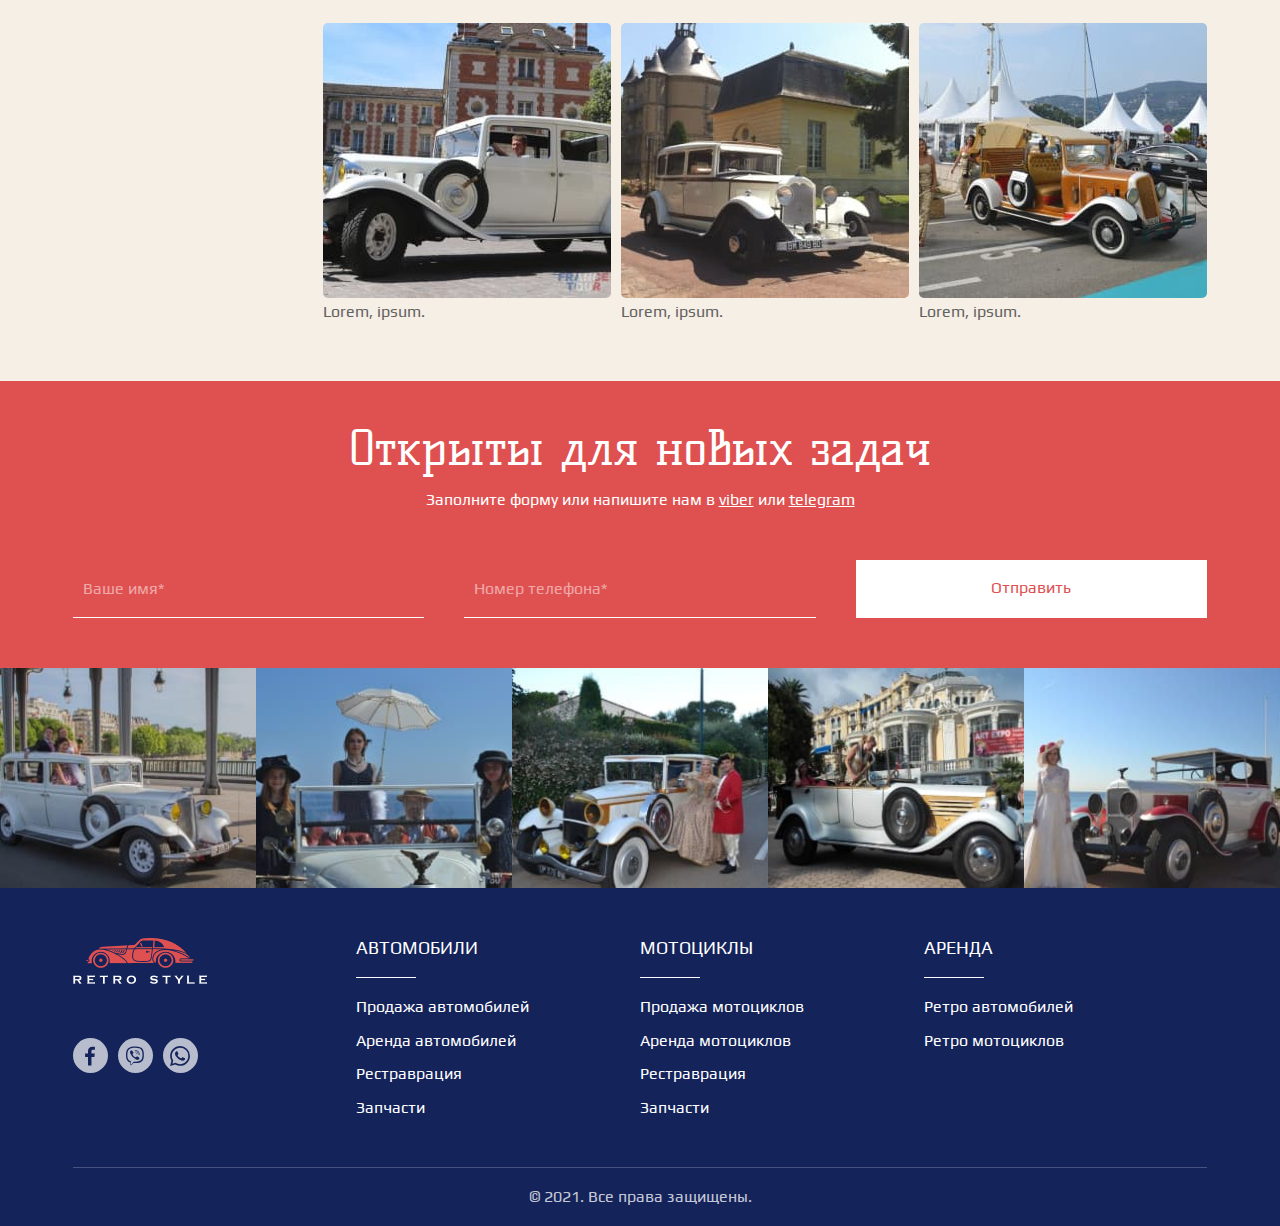
<file: gallery1.html>
<!DOCTYPE html>
<html lang="ru">

<head>
    <meta charset="UTF-8">
    <meta http-equiv="X-UA-Compatible" content="IE=edge">
    <meta name="viewport" content="width=device-width, initial-scale=1.0">
    <link rel="stylesheet" href="./css/style.min.css">
    <title>Категория</title>
</head>


<body>
<header class="header">
    <div class="container">
        <div id="nav" class="navbar">
            <div class="navbar__logo">
                <a href="/"><svg><use xlink:href="img/svg/sprite.svg#logo"></use></svg></a>
            </div>
            <div class="navbar__phone">
                <div class="navbar__phone--current">
                    <img src="img/icons-mobile.png" alt="">
                    <span>+38 050 20 44 712</span>
                    <svg><use xlink:href="img/svg/sprite.svg#arrow-down"></use></svg>
                </div>
                <ul class="navbar__phone--dropdown">
                    <li><a href="tel:+38 050 20 44 712">+38 050 20 44 712</a></li>
                    <li><a href="tel:+38 050 20 44 712">+38 050 20 44 712</a></li>
                </ul>
            </div>
            <div class="navbar__collapse">
                <span></span>
            </div>
            <div class="navbar-block">
                <ul class="navbar__menu">
                    <li><a href="#">Ретро Автомобили</a></li>
                    <li><a href="#">Мотоциклы</a></li>
                    <li><a href="#">Реставрация</a></li>
                    <li><a href="#">Запчасти</a></li>
                    <li><a href="#">Аренда</a></li>
                </ul>
                <div class="navbar-block-link">
                    <div class="navbar__lang">
                        <a class="navbar__lang--current" href="#" data-lang="">
                            <span>RU</span>
                            <svg><use xlink:href="img/svg/sprite.svg#arrow-down"></use></svg>
                        </a>
                        <ul class="navbar__lang--dropdown">
                            <li><a href="#" data-lang="ua">UA</a></li>
                            <li><a href="#" data-lang="ru">RU</a></li>
                        </ul>
                    </div>
                    <a class="navbar__btn" href="#forma" data-fancybox>Перезвоните мне!</a>
                </div>
            </div>
        </div>
    </div>
</header>


<main>
    <div class="page-gallery">
    <div class="container">
        <div class="page-gallery-row">
            <aside class="sidebar">
                <div class="sidebar__title">
                    <span>Меню</span>
                    <a class="close" href="#"><svg><use xlink:href="img/svg/sprite.svg#cancel"></use></svg></a>
                </div>
                <div class="categories">
                    <a class="active" href="#">Ретро автомобили</a>
                    <a href="#">Мотоциклы</a>
                    <a href="#">Продажа запчастей</a>
                    <a href="#">Реставрация</a>
                    <a href="#">Аренда</a>
                </div>
            </aside>
            <div class="page-gallery-content">
                <a class="btn-aside" href="#">Меню</a>
                <div class="page-gallery-text">
                    <h1 class="page-gallery__title">Реставрация ретро автомобилей на лазурном берегу</h1>
                    <div class="page-gallery__description">«Auto Retro Shop» специализирующаяся на услугах, связанных с ретро автомобилями: продажа, инвестиции и создание коллекций, полная реставрация и частичный ремонт, обслуживание, консервация и консультации. Ретро автомобили, выпущенные более 60 лет назад, во многих странах называют олдтаймерами. И ведь действительно, глядя на них кажется, будто попал в другое время. Но время, о котором машины могут многое рассказать было неумолимо к ним, местами по настоящему беспощадно: они старели и ржавели, беззвучно и медленно год за годом происходили структурные химические изменения в материалах из которых изготовлены детали, а элементы конструкции накапливали микроповреждения, вызванные эксплуатацией. Реставрация автомобиля – кропотливый и длительный процесс. На комплектацию оригинальными деталями и восстановление коллекционного автомобиля могут уйти годы, но в каждом конкретном случае есть свои нюансы.</div>
                    <div class="page-gallery__contacts">
                        <a href="#forma" class="btn" data-fancybox>Оставить заявку</a>
                        <div class="about__contacts">
                            <span>Быстрая связь<br>с нами:</span>
                            <a href="#"><svg><use xlink:href="img/svg/sprite.svg#facebook"></use></svg></a>
                            <a href="#"><svg><use xlink:href="img/svg/sprite.svg#viber"></use></svg></a>
                            <a href="#"><svg><use xlink:href="img/svg/sprite.svg#whatsapp"></use></svg></a>
                        </div>
                    </div>
                </div>
                <div class="page-gallery-work">
                    <h2 class="page-gallery__title">Наши работы</h2>

                    <div class="page-gallery-work-list">
                        <a class="work-item" href="img/cat-1.jpg" data-fancybox="work">
                            <img src="img/cat-1.jpg" alt="">
                            <span>Lorem, ipsum.</span>
                        </a>
                        <a class="work-item" href="img/cat-2.jpg" data-fancybox="work">
                            <img src="img/cat-2.jpg" alt="">
                            <span>Lorem, ipsum.</span>
                        </a>
                        <a class="work-item" href="img/cat-3.jpg" data-fancybox="work">
                            <img src="img/cat-3.jpg" alt="">
                            <span>Lorem, ipsum.</span>
                        </a>
                        <a class="work-item" href="img/cat-4.jpg" data-fancybox="work">
                            <img src="img/cat-4.jpg" alt="">
                            <span>Lorem, ipsum.</span>
                        </a>
                        <a class="work-item" href="img/cat-5.jpg" data-fancybox="work">
                            <img src="img/cat-5.jpg" alt="">
                            <span>Lorem, ipsum.</span>
                        </a>
                        <a class="work-item" href="img/cat-6.jpg" data-fancybox="work">
                            <img src="img/cat-6.jpg" alt="">
                            <span>Lorem, ipsum.</span>
                        </a>
                        <a class="work-item" href="img/cat-1.jpg" data-fancybox="work">
                            <img src="img/cat-1.jpg" alt="">
                            <span>Lorem, ipsum.</span>
                        </a>
                        <a class="work-item" href="img/cat-2.jpg" data-fancybox="work">
                            <img src="img/cat-2.jpg" alt="">
                            <span>Lorem, ipsum.</span>
                        </a>
                        <a class="work-item" href="img/cat-3.jpg" data-fancybox="work">
                            <img src="img/cat-3.jpg" alt="">
                            <span>Lorem, ipsum.</span>
                        </a>
                        <a class="work-item" href="img/cat-4.jpg" data-fancybox="work">
                            <img src="img/cat-4.jpg" alt="">
                            <span>Lorem, ipsum.</span>
                        </a>
                        <a class="work-item" href="img/cat-5.jpg" data-fancybox="work">
                            <img src="img/cat-5.jpg" alt="">
                            <span>Lorem, ipsum.</span>
                        </a>
                        <a class="work-item" href="img/cat-6.jpg" data-fancybox="work">
                            <img src="img/cat-6.jpg" alt="">
                            <span>Lorem, ipsum.</span>
                        </a>
                    </div>
                </div>
            </div>
        </div>
    </div>
</div>


    <div class="feedback">
    <div class="container">
        <h2 class="feedback__title">Открыты для новых задач</h2>
        <div class="feedback__subtitle">Заполните форму или напишите нам в <a href="#">viber</a> или <a href="#">telegram</a></div>
        <div class="feedback-form">
            <form class="feedback-form__form" action="">
                <div class="feedback-form__input">
                    <input type="text" placeholder="Ваше имя*">
                </div>
                <div class="feedback-form__input">
                    <input type="tel" name="" id="" placeholder="Номер телефона*">
                </div>
                <div class="feedback-form__btn">
                    <button type="submit">Отправить</button>
                </div>
            </form>
            <!-- <div class="feedback-form__success">
                <svg><use xlink:href="img/svg/sprite.svg#checked"></use></svg>
                <span>Сообщение успешно отправлено!</span>
            </div> -->
        </div>
    </div>
</div>
    <div class="gallery js-gallery">
    <div class="photo">
        <a href="img/photo/photo-1.jpg" data-fancybox="gallery">
            <img src="img/photo/photo-1.jpg" alt="">
        </a>
    </div>
    <div class="photo">
        <a href="img/photo/photo-2.jpg" data-fancybox="gallery">
            <img src="img/photo/photo-2.jpg" alt="">
        </a>
    </div>
    <div class="photo">
        <a href="img/photo/photo-3.jpg" data-fancybox="gallery">
            <img src="img/photo/photo-3.jpg" alt="">
        </a>
    </div>
    <div class="photo">
        <a href="img/photo/photo-4.jpg" data-fancybox="gallery">
            <img src="img/photo/photo-4.jpg" alt="">
        </a>
    </div>
    <div class="photo">
        <a href="img/photo/photo-5.jpg" data-fancybox="gallery">
            <img src="img/photo/photo-5.jpg" alt="">
        </a>
    </div>
    <div class="photo">
        <a href="img/photo/photo-1.jpg" data-fancybox="gallery">
            <img src="img/photo/photo-1.jpg" alt="">
        </a>
    </div>
    <div class="photo">
        <a href="img/photo/photo-2.jpg" data-fancybox="gallery">
            <img src="img/photo/photo-2.jpg" alt="">
        </a>
    </div>
    <div class="photo">
        <a href="img/photo/photo-3.jpg" data-fancybox="gallery">
            <img src="img/photo/photo-3.jpg" alt="">
        </a>
    </div>
    <div class="photo">
        <a href="img/photo/photo-4.jpg" data-fancybox="gallery">
            <img src="img/photo/photo-4.jpg" alt="">
        </a>
    </div>
    <div class="photo">
        <a href="img/photo/photo-5.jpg" data-fancybox="gallery">
            <img src="img/photo/photo-5.jpg" alt="">
        </a>
    </div>
</div>
</main>

<footer class="footer">
    <div class="container">
        <div class="footer-block">
            <div class="footer-menu">
                <a href="#">Ретро Автомобили</a>
                <a href="#">Мотоциклы</a>
                <a href="#">Реставрация</a>
                <a href="#">Запчасти</a>
                <a href="#">Аренда</a>
            </div>
            <div class="footer__logo">
                <a class="logo" href="#">
                    <img src="img/logo.png" alt="">
                </a>
                <div class="footer__contacts">
                    <span>+33 768 0000 40</span>
                    <span>+33 749 4200 11</span>
                    <span>retro.style.it@gmail.com</span>
                </div>
                <div class="footer__social">
                    <a href="#"><svg><use xlink:href="img/svg/sprite.svg#facebook"></use></svg></a>
                    <a href="#"><svg><use xlink:href="img/svg/sprite.svg#viber"></use></svg></a>
                    <a href="#"><svg><use xlink:href="img/svg/sprite.svg#whatsapp"></use></svg></a>
                </div>
            </div>
            <div class="footer-link">
                <span>АВТОМОБИЛИ</span>
                <a href="#">Продажа автомобилей</a>
                <a href="#">Аренда автомобилей</a>
                <a href="#">Рестраврация</a>
                <a href="#">Запчасти</a>
            </div>
            <div class="footer-link">
                <span>МОТОЦИКЛЫ</span>
                <a href="#">Продажа мотоциклов</a>
                <a href="#">Аренда мотоциклов</a>
                <a href="#">Рестраврация</a>
                <a href="#">Запчасти</a>
            </div>
            <div class="footer-link">
                <span>АРЕНДА</span>
                <a href="#">Ретро автомобилей</a>
                <a href="#">Ретро мотоциклов</a>
            </div>
        </div>
        <div class="footer-copy">© 2021. Все права защищены.</div>
    </div>
</footer>

<div id="forma" style="display: none; background-color: transparent;">
    <div class="forma-modal">
        <div class="forma-modal-wrap">
            <form class="forma-modal-form">
                <div>
                    <input type="text" name="name" autocomplete="off" required="">
                    <label for="name" class="label-txt">
                        <span class="content-txt">Имя</span>
                    </label>
                    <span class="form-error">Поле не заполнено</span>
                </div>
                <div>
                    <input type="text" name="tel" autocomplete="off" required="">
                    <label for="tel" class="label-txt">
                        <span class="content-txt">Телефон</span>
                    </label>
                    <span class="form-error">Поле не заполнено</span>
                </div>
                <button class="btn" type="submit">Заказать</button>
                <span class="form-send">Отправлять форму можно 1 раз в 1 мин.</span>
            </form>
            <!-- <div class="feedback-form__success">
                <svg><use xlink:href="img/svg/sprite.svg#checked"></use></svg>
                <span>Сообщение успешно отправлено!</span>
            </div> -->
        </div>
    </div>
</div>
<div id="forma-buy" style="display: none; background-color: transparent;">
    <div class="forma-modal">
        <div class="forma-modal-wrap">
            <form class="forma-modal-form">
                <div class="product-info">
                    <h2 class="product__title">Beauford Open Tourer</h2>
                    <div class="price">33,000 €</div>
                </div>
                <div>
                    <input type="text" name="name" autocomplete="off" required="">
                    <label for="name" class="label-txt">
                        <span class="content-txt">Имя</span>
                    </label>
                    <!-- <span class="form-error">Поле не заполнено</span> -->
                </div>
                <div>
                    <input type="email" name="email" autocomplete="off" required="">
                    <label for="email" class="label-txt">
                        <span class="content-txt">Email</span>
                    </label>
                    <!-- <span class="form-error">Поле не заполнено</span> -->
                </div>
                <div>
                    <input type="text" name="tel" autocomplete="off" required="">
                    <label for="tel" class="label-txt">
                        <span class="content-txt">Телефон</span>
                    </label>
                    <!-- <span class="form-error">Поле не заполнено</span> -->
                </div>
                <div>
                    <textarea name="message" rows="4" autocomplete="off" required=""></textarea>
                    <label for="message" class="label-txt">
                        <span class="content-txt">Сообщение</span>
                    </label>
                    <!-- <span class="form-error">Поле не заполнено</span> -->
                </div>
                <button class="btn" type="submit">Купить</button>
                <span class="form-send">Отправлять форму можно 1 раз в 1 мин.</span>
            </form>
            <!-- <div class="feedback-form__success">
                <svg><use xlink:href="img/svg/sprite.svg#checked"></use></svg>
                <span>Сообщение успешно отправлено!</span>
            </div> -->
        </div>
    </div>
</div>
<div id="forma-ask" style="display: none; background-color: transparent;">
    <div class="forma-modal">
        <div class="forma-modal-wrap">
            <form class="forma-modal-form">
                <div>
                    <input type="text" name="name" autocomplete="off" required="">
                    <label for="name" class="label-txt">
                        <span class="content-txt">Имя</span>
                    </label>
                    <!-- <span class="form-error">Поле не заполнено</span> -->
                </div>
                <div>
                    <input type="email" name="email" autocomplete="off" required="">
                    <label for="email" class="label-txt">
                        <span class="content-txt">Email</span>
                    </label>
                    <!-- <span class="form-error">Поле не заполнено</span> -->
                </div>
                <div>
                    <input type="text" name="tel" autocomplete="off" required="">
                    <label for="tel" class="label-txt">
                        <span class="content-txt">Телефон</span>
                    </label>
                    <!-- <span class="form-error">Поле не заполнено</span> -->
                </div>
                <div>
                    <textarea name="message" rows="4" autocomplete="off" required=""></textarea>
                    <label for="message" class="label-txt">
                        <span class="content-txt">Сообщение</span>
                    </label>
                    <!-- <span class="form-error">Поле не заполнено</span> -->
                </div>
                <button class="btn" type="submit">Отправить</button>
                <span class="form-send">Отправлять форму можно 1 раз в 1 мин.</span>
            </form>
            <!-- <div class="feedback-form__success">
                <svg><use xlink:href="img/svg/sprite.svg#checked"></use></svg>
                <span>Сообщение успешно отправлено!</span>
            </div> -->
        </div>
    </div>
</div>
<script src="js/libs.min.js"></script>
<script src="js/main.js"></script>
</body>
</html>
</file>
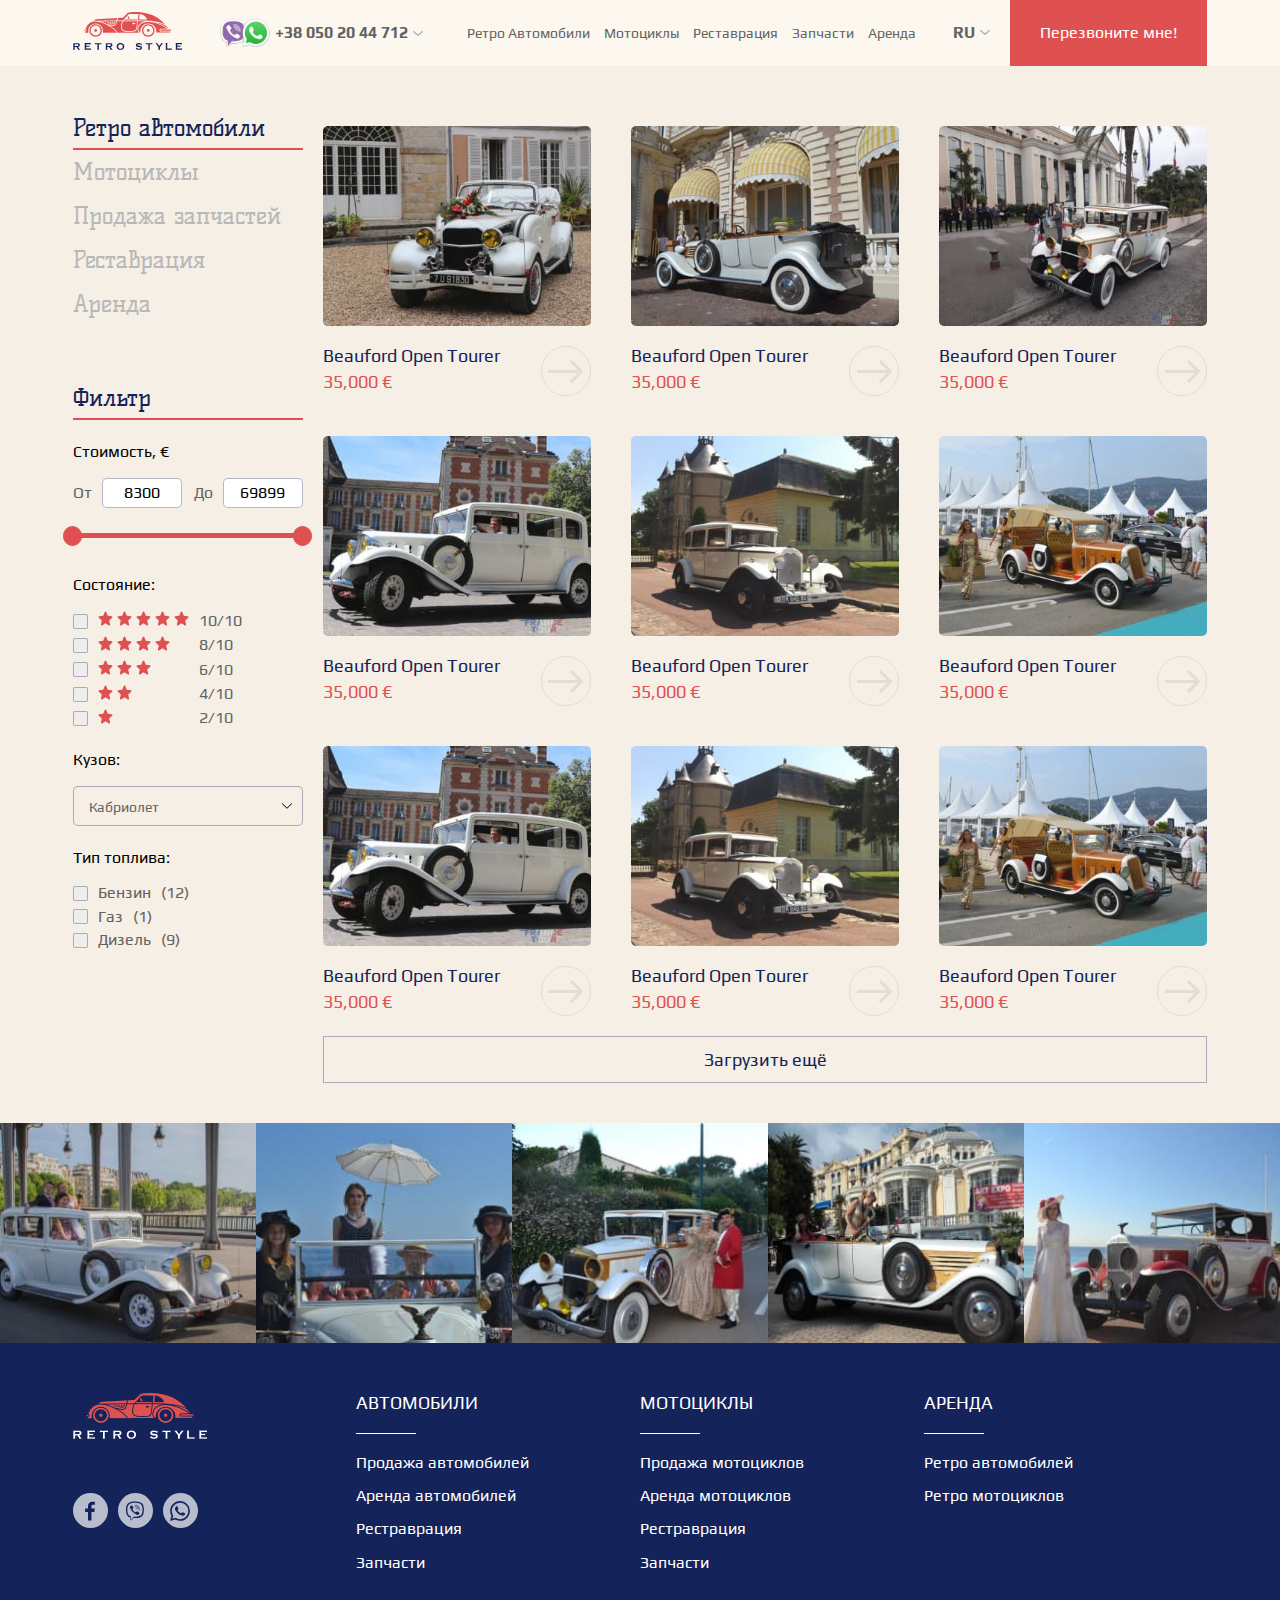
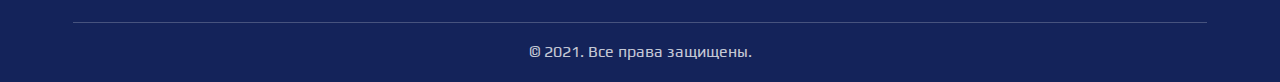
<file: shop.html>
<!DOCTYPE html>
<html lang="ru">

<head>
    <meta charset="UTF-8">
    <meta http-equiv="X-UA-Compatible" content="IE=edge">
    <meta name="viewport" content="width=device-width, initial-scale=1.0">
    <link rel="stylesheet" href="./css/style.min.css">
    <title>Каталог</title>
</head>


<body>
    <header class="header">
    <div class="container">
        <div id="nav" class="navbar">
            <div class="navbar__logo">
                <a href="/"><svg><use xlink:href="img/svg/sprite.svg#logo"></use></svg></a>
            </div>
            <div class="navbar__phone">
                <div class="navbar__phone--current">
                    <img src="img/icons-mobile.png" alt="">
                    <span>+38 050 20 44 712</span>
                    <svg><use xlink:href="img/svg/sprite.svg#arrow-down"></use></svg>
                </div>
                <ul class="navbar__phone--dropdown">
                    <li><a href="tel:+38 050 20 44 712">+38 050 20 44 712</a></li>
                    <li><a href="tel:+38 050 20 44 712">+38 050 20 44 712</a></li>
                </ul>
            </div>
            <div class="navbar__collapse">
                <span></span>
            </div>
            <div class="navbar-block">
                <ul class="navbar__menu">
                    <li><a href="#">Ретро Автомобили</a></li>
                    <li><a href="#">Мотоциклы</a></li>
                    <li><a href="#">Реставрация</a></li>
                    <li><a href="#">Запчасти</a></li>
                    <li><a href="#">Аренда</a></li>
                </ul>
                <div class="navbar-block-link">
                    <div class="navbar__lang">
                        <a class="navbar__lang--current" href="#" data-lang="">
                            <span>RU</span>
                            <svg><use xlink:href="img/svg/sprite.svg#arrow-down"></use></svg>
                        </a>
                        <ul class="navbar__lang--dropdown">
                            <li><a href="#" data-lang="ua">UA</a></li>
                            <li><a href="#" data-lang="ru">RU</a></li>
                        </ul>
                    </div>
                    <a class="navbar__btn" href="#forma" data-fancybox>Перезвоните мне!</a>
                </div>
            </div>
        </div>
    </div>
</header>


    <main>
        <div class="shop">
    <div class="container">
        <div class="shop-wrapper">
            <aside class="shop-aside">
                <div class="shop-aside__title">
                    <span>Фильтры</span>
                    <a class="close" href="#"><svg><use xlink:href="img/svg/sprite.svg#cancel"></use></svg></a>
                </div>
                <div class="categories">
                    <a class="active" href="#">Ретро автомобили</a>
                    <a href="#">Мотоциклы</a>
                    <a href="#">Продажа запчастей</a>
                    <a href="#">Реставрация</a>
                    <a href="#">Аренда</a>
                </div>
                <div class="filter">
                    <div class="filter__title">Фильтр</div>
                    <div class="filter__price js-filter-slider">
                        <div class="txt">Стоимость, €</div>
                        <div class="col-number">
                            <div>От 
                                <!-- <input type="text" id="mileageOne" readonly> -->
                                <input type="text" class="filter-range-slider-min" data-name="f[18][min]"  value="" readonly>
                            </div>
                            <div>До 
                                <!-- <input type="text" id="mileageTwo" readonly> -->
                                <input type="text" class="filter-range-slider-max" data-name="f[18][max]"  value="" readonly>
                            </div>
                        </div>
                        <div class="col-range">
                            <div id="mileage-range" class="filter-range-slider" data-min="8300" data-max="69899"></div>
                        </div>
                    </div>
                    <div class="filter__state">
                        <div class="txt">Состояние:</div>
                        <div class="filter__state-input">
                            <label for="state-5">
                                <input type="checkbox" name="state" id="state-5">
                                <span class="checkmark"></span>
                                <div class="star">
                                    <svg class="primary-color"><use xlink:href="img/svg/sprite.svg#star"></use></svg>
                                    <svg class="primary-color"><use xlink:href="img/svg/sprite.svg#star"></use></svg>
                                    <svg class="primary-color"><use xlink:href="img/svg/sprite.svg#star"></use></svg>
                                    <svg class="primary-color"><use xlink:href="img/svg/sprite.svg#star"></use></svg>
                                    <svg class="primary-color"><use xlink:href="img/svg/sprite.svg#star"></use></svg>
                                </div>
                                <div class="star-count">10/10</div>
                            </label>
                            <label for="state-4">
                                <input type="checkbox" name="state" id="state-4">
                                <span class="checkmark"></span>
                                <div class="star">
                                    <svg class="primary-color"><use xlink:href="img/svg/sprite.svg#star"></use></svg>
                                    <svg class="primary-color"><use xlink:href="img/svg/sprite.svg#star"></use></svg>
                                    <svg class="primary-color"><use xlink:href="img/svg/sprite.svg#star"></use></svg>
                                    <svg class="primary-color"><use xlink:href="img/svg/sprite.svg#star"></use></svg>
                                    <svg><use xlink:href="img/svg/sprite.svg#star"></use></svg>
                                </div>
                                <div class="star-count">8/10</div>
                            </label>
                            <label for="state-3">
                                <input type="checkbox" name="state" id="state-3">
                                <span class="checkmark"></span>
                                <div class="star">
                                    <svg class="primary-color"><use xlink:href="img/svg/sprite.svg#star"></use></svg>
                                    <svg class="primary-color"><use xlink:href="img/svg/sprite.svg#star"></use></svg>
                                    <svg class="primary-color"><use xlink:href="img/svg/sprite.svg#star"></use></svg>
                                    <svg><use xlink:href="img/svg/sprite.svg#star"></use></svg>
                                    <svg><use xlink:href="img/svg/sprite.svg#star"></use></svg>
                                </div>
                                <div class="star-count">6/10</div>
                            </label>
                            <label for="state-2">
                                <input type="checkbox" name="state" id="state-2">
                                <span class="checkmark"></span>
                                <div class="star">
                                    <svg class="primary-color"><use xlink:href="img/svg/sprite.svg#star"></use></svg>
                                    <svg class="primary-color"><use xlink:href="img/svg/sprite.svg#star"></use></svg>
                                    <svg><use xlink:href="img/svg/sprite.svg#star"></use></svg>
                                    <svg><use xlink:href="img/svg/sprite.svg#star"></use></svg>
                                    <svg><use xlink:href="img/svg/sprite.svg#star"></use></svg>
                                </div>
                                <div class="star-count">4/10</div>
                            </label>
                            <label for="state-1">
                                <input type="checkbox" name="state" id="state-1">
                                <span class="checkmark"></span>
                                <div class="star">
                                    <svg class="primary-color"><use xlink:href="img/svg/sprite.svg#star"></use></svg>
                                    <svg><use xlink:href="img/svg/sprite.svg#star"></use></svg>
                                    <svg><use xlink:href="img/svg/sprite.svg#star"></use></svg>
                                    <svg><use xlink:href="img/svg/sprite.svg#star"></use></svg>
                                    <svg><use xlink:href="img/svg/sprite.svg#star"></use></svg>
                                </div>
                                <div class="star-count">2/10</div>
                            </label>
                        </div>
                    </div>
                    <div class="filter__body">
                        <div class="txt">Кузов:</div>
                        <select class="justselect">
                            <option selected="selected">Кабриолет</option>
                            <option value="Седан">Седан</option>
                            <option value="Хэтчбек">Хэтчбек</option>
                            <option value="Универсал">Универсал</option>
                        </select>
                    </div>
                    <div class="filter__fuel">
                        <div class="txt">Тип топлива:</div>
                        <label for="fuel-1">
                            <input type="checkbox" name="fuel" id="fuel-1">
                            <span class="checkmark"></span>
                            <div class="fuel-type">Бензин<span>(12)</span></div>
                        </label>
                        <label for="fuel-2">
                            <input type="checkbox" name="fuel" id="fuel-2">
                            <span class="checkmark"></span>
                            <div class="fuel-type">Газ<span>(1)</span></div>
                        </label>
                        <label for="fuel-3">
                            <input type="checkbox" name="fuel" id="fuel-3">
                            <span class="checkmark"></span>
                            <div class="fuel-type">Дизель<span>(9)</span></div>
                        </label>
                    </div>
                </div>
            </aside>
            <div class="shop-content">
                <a class="btn-aside" href="#">Фильтры</a>
                <div class="catalog-list">
                    <div class="catalog-item">
                        <a class="img" href="#">
                            <img src="img/cat-1.jpg" alt="car 1">
                        </a>
                        <a class="catalog-item-info" href="#">
                            <div class="title">Beauford Open Tourer <span>35,000 €</span></div>
                            <div class="arrow"><svg><use xlink:href="img/svg/sprite.svg#arrow-right"></use></svg></div>
                        </a>
                    </div>
                    <div class="catalog-item">
                        <a class="img" href="#">
                            <img src="img/cat-2.jpg" alt="car 1">
                        </a>
                        <a class="catalog-item-info" href="#">
                            <div class="title">Beauford Open Tourer <span>35,000 €</span></div>
                            <div class="arrow"><svg><use xlink:href="img/svg/sprite.svg#arrow-right"></use></svg></div>
                        </a>
                    </div>
                    <div class="catalog-item">
                        <a class="img" href="#">
                            <img src="img/cat-3.jpg" alt="car 1">
                        </a>
                        <a class="catalog-item-info" href="#">
                            <div class="title">Beauford Open Tourer <span>35,000 €</span></div>
                            <div class="arrow"><svg><use xlink:href="img/svg/sprite.svg#arrow-right"></use></svg></div>
                        </a>
                    </div>
                    <div class="catalog-item">
                        <a class="img" href="#">
                            <img src="img/cat-4.jpg" alt="car 1">
                        </a>
                        <a class="catalog-item-info" href="#">
                            <div class="title">Beauford Open Tourer <span>35,000 €</span></div>
                            <div class="arrow"><svg><use xlink:href="img/svg/sprite.svg#arrow-right"></use></svg></div>
                        </a>
                    </div>
                    <div class="catalog-item">
                        <a class="img" href="#">
                            <img src="img/cat-5.jpg" alt="car 1">
                        </a>
                        <a class="catalog-item-info" href="#">
                            <div class="title">Beauford Open Tourer <span>35,000 €</span></div>
                            <div class="arrow"><svg><use xlink:href="img/svg/sprite.svg#arrow-right"></use></svg></div>
                        </a>
                    </div>
                    <div class="catalog-item">
                        <a class="img" href="#">
                            <img src="img/cat-6.jpg" alt="car 1">
                        </a>
                        <a class="catalog-item-info" href="#">
                            <div class="title">Beauford Open Tourer <span>35,000 €</span></div>
                            <div class="arrow"><svg><use xlink:href="img/svg/sprite.svg#arrow-right"></use></svg></div>
                        </a>
                    </div>
                    <div class="catalog-item">
                        <a class="img" href="#">
                            <img src="img/cat-4.jpg" alt="car 1">
                        </a>
                        <a class="catalog-item-info" href="#">
                            <div class="title">Beauford Open Tourer <span>35,000 €</span></div>
                            <div class="arrow"><svg><use xlink:href="img/svg/sprite.svg#arrow-right"></use></svg></div>
                        </a>
                    </div>
                    <div class="catalog-item">
                        <a class="img" href="#">
                            <img src="img/cat-5.jpg" alt="car 1">
                        </a>
                        <a class="catalog-item-info" href="#">
                            <div class="title">Beauford Open Tourer <span>35,000 €</span></div>
                            <div class="arrow"><svg><use xlink:href="img/svg/sprite.svg#arrow-right"></use></svg></div>
                        </a>
                    </div>
                    <div class="catalog-item">
                        <a class="img" href="#">
                            <img src="img/cat-6.jpg" alt="car 1">
                        </a>
                        <a class="catalog-item-info" href="#">
                            <div class="title">Beauford Open Tourer <span>35,000 €</span></div>
                            <div class="arrow"><svg><use xlink:href="img/svg/sprite.svg#arrow-right"></use></svg></div>
                        </a>
                    </div>
                </div>
                <a class="shop-content-loading" href="javascript:void(0);">Загрузить ещё</a>
            </div>
        </div>
    </div>
</div>
        
        <div class="gallery js-gallery">
    <div class="photo">
        <a href="img/photo/photo-1.jpg" data-fancybox="gallery">
            <img src="img/photo/photo-1.jpg" alt="">
        </a>
    </div>
    <div class="photo">
        <a href="img/photo/photo-2.jpg" data-fancybox="gallery">
            <img src="img/photo/photo-2.jpg" alt="">
        </a>
    </div>
    <div class="photo">
        <a href="img/photo/photo-3.jpg" data-fancybox="gallery">
            <img src="img/photo/photo-3.jpg" alt="">
        </a>
    </div>
    <div class="photo">
        <a href="img/photo/photo-4.jpg" data-fancybox="gallery">
            <img src="img/photo/photo-4.jpg" alt="">
        </a>
    </div>
    <div class="photo">
        <a href="img/photo/photo-5.jpg" data-fancybox="gallery">
            <img src="img/photo/photo-5.jpg" alt="">
        </a>
    </div>
    <div class="photo">
        <a href="img/photo/photo-1.jpg" data-fancybox="gallery">
            <img src="img/photo/photo-1.jpg" alt="">
        </a>
    </div>
    <div class="photo">
        <a href="img/photo/photo-2.jpg" data-fancybox="gallery">
            <img src="img/photo/photo-2.jpg" alt="">
        </a>
    </div>
    <div class="photo">
        <a href="img/photo/photo-3.jpg" data-fancybox="gallery">
            <img src="img/photo/photo-3.jpg" alt="">
        </a>
    </div>
    <div class="photo">
        <a href="img/photo/photo-4.jpg" data-fancybox="gallery">
            <img src="img/photo/photo-4.jpg" alt="">
        </a>
    </div>
    <div class="photo">
        <a href="img/photo/photo-5.jpg" data-fancybox="gallery">
            <img src="img/photo/photo-5.jpg" alt="">
        </a>
    </div>
</div>
    </main>

    <footer class="footer">
    <div class="container">
        <div class="footer-block">
            <div class="footer-menu">
                <a href="#">Ретро Автомобили</a>
                <a href="#">Мотоциклы</a>
                <a href="#">Реставрация</a>
                <a href="#">Запчасти</a>
                <a href="#">Аренда</a>
            </div>
            <div class="footer__logo">
                <a class="logo" href="#">
                    <img src="img/logo.png" alt="">
                </a>
                <div class="footer__contacts">
                    <span>+33 768 0000 40</span>
                    <span>+33 749 4200 11</span>
                    <span>retro.style.it@gmail.com</span>
                </div>
                <div class="footer__social">
                    <a href="#"><svg><use xlink:href="img/svg/sprite.svg#facebook"></use></svg></a>
                    <a href="#"><svg><use xlink:href="img/svg/sprite.svg#viber"></use></svg></a>
                    <a href="#"><svg><use xlink:href="img/svg/sprite.svg#whatsapp"></use></svg></a>
                </div>
            </div>
            <div class="footer-link">
                <span>АВТОМОБИЛИ</span>
                <a href="#">Продажа автомобилей</a>
                <a href="#">Аренда автомобилей</a>
                <a href="#">Рестраврация</a>
                <a href="#">Запчасти</a>
            </div>
            <div class="footer-link">
                <span>МОТОЦИКЛЫ</span>
                <a href="#">Продажа мотоциклов</a>
                <a href="#">Аренда мотоциклов</a>
                <a href="#">Рестраврация</a>
                <a href="#">Запчасти</a>
            </div>
            <div class="footer-link">
                <span>АРЕНДА</span>
                <a href="#">Ретро автомобилей</a>
                <a href="#">Ретро мотоциклов</a>
            </div>
        </div>
        <div class="footer-copy">© 2021. Все права защищены.</div>
    </div>
</footer>

    <div id="forma" style="display: none; background-color: transparent;">
    <div class="forma-modal">
        <div class="forma-modal-wrap">
            <form class="forma-modal-form">
                <div>
                    <input type="text" name="name" autocomplete="off" required="">
                    <label for="name" class="label-txt">
                        <span class="content-txt">Имя</span>
                    </label>
                    <span class="form-error">Поле не заполнено</span>
                </div>
                <div>
                    <input type="text" name="tel" autocomplete="off" required="">
                    <label for="tel" class="label-txt">
                        <span class="content-txt">Телефон</span>
                    </label>
                    <span class="form-error">Поле не заполнено</span>
                </div>
                <button class="btn" type="submit">Заказать</button>
                <span class="form-send">Отправлять форму можно 1 раз в 1 мин.</span>
            </form>
            <!-- <div class="feedback-form__success">
                <svg><use xlink:href="img/svg/sprite.svg#checked"></use></svg>
                <span>Сообщение успешно отправлено!</span>
            </div> -->
        </div>
    </div>
</div>
<div id="forma-buy" style="display: none; background-color: transparent;">
    <div class="forma-modal">
        <div class="forma-modal-wrap">
            <form class="forma-modal-form">
                <div class="product-info">
                    <h2 class="product__title">Beauford Open Tourer</h2>
                    <div class="price">33,000 €</div>
                </div>
                <div>
                    <input type="text" name="name" autocomplete="off" required="">
                    <label for="name" class="label-txt">
                        <span class="content-txt">Имя</span>
                    </label>
                    <!-- <span class="form-error">Поле не заполнено</span> -->
                </div>
                <div>
                    <input type="email" name="email" autocomplete="off" required="">
                    <label for="email" class="label-txt">
                        <span class="content-txt">Email</span>
                    </label>
                    <!-- <span class="form-error">Поле не заполнено</span> -->
                </div>
                <div>
                    <input type="text" name="tel" autocomplete="off" required="">
                    <label for="tel" class="label-txt">
                        <span class="content-txt">Телефон</span>
                    </label>
                    <!-- <span class="form-error">Поле не заполнено</span> -->
                </div>
                <div>
                    <textarea name="message" rows="4" autocomplete="off" required=""></textarea>
                    <label for="message" class="label-txt">
                        <span class="content-txt">Сообщение</span>
                    </label>
                    <!-- <span class="form-error">Поле не заполнено</span> -->
                </div>
                <button class="btn" type="submit">Купить</button>
                <span class="form-send">Отправлять форму можно 1 раз в 1 мин.</span>
            </form>
            <!-- <div class="feedback-form__success">
                <svg><use xlink:href="img/svg/sprite.svg#checked"></use></svg>
                <span>Сообщение успешно отправлено!</span>
            </div> -->
        </div>
    </div>
</div>
<div id="forma-ask" style="display: none; background-color: transparent;">
    <div class="forma-modal">
        <div class="forma-modal-wrap">
            <form class="forma-modal-form">
                <div>
                    <input type="text" name="name" autocomplete="off" required="">
                    <label for="name" class="label-txt">
                        <span class="content-txt">Имя</span>
                    </label>
                    <!-- <span class="form-error">Поле не заполнено</span> -->
                </div>
                <div>
                    <input type="email" name="email" autocomplete="off" required="">
                    <label for="email" class="label-txt">
                        <span class="content-txt">Email</span>
                    </label>
                    <!-- <span class="form-error">Поле не заполнено</span> -->
                </div>
                <div>
                    <input type="text" name="tel" autocomplete="off" required="">
                    <label for="tel" class="label-txt">
                        <span class="content-txt">Телефон</span>
                    </label>
                    <!-- <span class="form-error">Поле не заполнено</span> -->
                </div>
                <div>
                    <textarea name="message" rows="4" autocomplete="off" required=""></textarea>
                    <label for="message" class="label-txt">
                        <span class="content-txt">Сообщение</span>
                    </label>
                    <!-- <span class="form-error">Поле не заполнено</span> -->
                </div>
                <button class="btn" type="submit">Отправить</button>
                <span class="form-send">Отправлять форму можно 1 раз в 1 мин.</span>
            </form>
            <!-- <div class="feedback-form__success">
                <svg><use xlink:href="img/svg/sprite.svg#checked"></use></svg>
                <span>Сообщение успешно отправлено!</span>
            </div> -->
        </div>
    </div>
</div>
    <script src="js/libs.min.js"></script>
<script src="js/main.js"></script>
</body>
</html>
</file>
<file: css/style.min.css>
@import"https://fonts.googleapis.com/css2?family=Open+Sans:wght@300;400;700&display=swap";@import"https://fonts.googleapis.com/css2?family=Play&display=swap";@font-face{font-family:"KellySlab";src:url("../fonts/kellyslab.woff2") format("woff2"),url("../fonts/kellyslab.woff") format("woff"),url("../fonts/kellyslab.ttf") format("truetype");font-weight:normal;font-style:normal;font-display:swap}body{font-family:"Play",sans-serif;font-size:16px;font-weight:400;color:#626262}*,*:before,*:after{-webkit-box-sizing:border-box;box-sizing:border-box}body{display:-webkit-box;display:-ms-flexbox;display:flex;-webkit-box-orient:vertical;-webkit-box-direction:normal;-ms-flex-direction:column;flex-direction:column;min-height:100vh}main{-webkit-box-flex:1;-ms-flex:1;flex:1;background-color:#f5efe5}@media(max-width: 1024px){main{padding-top:50px}}h1,h2,h3,h4,h5,h6,ul,p{margin:0;padding:0}ul{list-style:none}a{color:#626262;text-decoration:none}.container{margin-left:auto;margin-right:auto;padding-left:.8em;padding-right:.8em}@media(max-width: 1024px){.container{max-width:100%}}@media(min-width: 1200px){.container{max-width:1160px}}.btn{display:-webkit-box;display:-ms-flexbox;display:flex;-webkit-box-align:center;-ms-flex-align:center;align-items:center;-webkit-box-pack:center;-ms-flex-pack:center;justify-content:center;max-width:230px;width:100%;padding:20px;background-color:#df5151;color:#fff;border:1px solid transparent;-webkit-transition:all .3s cubic-bezier(0.215, 0.61, 0.355, 1);-o-transition:all .3s cubic-bezier(0.215, 0.61, 0.355, 1);transition:all .3s cubic-bezier(0.215, 0.61, 0.355, 1)}.btn:hover,.btn:focus{background-color:#14235a}.btn--transparent{background-color:transparent;color:#14235a;border:1px solid #14235a}.btn--transparent:hover,.btn--transparent:focus{color:#fff}.dots{position:absolute;right:0;bottom:0;display:-webkit-box;display:-ms-flexbox;display:flex;-webkit-box-align:center;-ms-flex-align:center;align-items:center}@media(max-width: 768px){.dots{right:50%;bottom:-20px;-webkit-transform:translateX(50%);-ms-transform:translateX(50%);transform:translateX(50%)}}.dots li{display:-webkit-box;display:-ms-flexbox;display:flex;-webkit-box-align:center;-ms-flex-align:center;align-items:center;margin:0 3px}.dots li button{display:-webkit-box;display:-ms-flexbox;display:flex;-webkit-box-align:center;-ms-flex-align:center;align-items:center;-webkit-box-pack:center;-ms-flex-pack:center;justify-content:center;width:8px;height:8px;padding:0;background-color:#fff;border:1px solid #df5151;border-radius:50%;outline:none;font-size:0;cursor:pointer}.dots li.slick-active button{background-color:#df5151}.block-btn{display:-webkit-box;display:-ms-flexbox;display:flex;-webkit-box-align:center;-ms-flex-align:center;align-items:center;-webkit-box-pack:end;-ms-flex-pack:end;justify-content:flex-end;margin:10px 0 20px}.lang-block{display:-webkit-box;display:-ms-flexbox;display:flex;-webkit-box-align:center;-ms-flex-align:center;align-items:center}.lang-block a{padding:5px 10px;border-right:1px solid #ccc}.lang-block a:last-child{border:none}@media(min-width: 1025px){.lang-block{display:none}}.btn-aside{display:none}@media(max-width: 1024px){.btn-aside{display:-webkit-box;display:-ms-flexbox;display:flex;-webkit-box-align:center;-ms-flex-align:center;align-items:center;-webkit-box-pack:center;-ms-flex-pack:center;justify-content:center;width:-webkit-max-content;width:-moz-max-content;width:max-content;margin-left:20px;padding:10px 15px;color:#14235a;border:1px solid #14235a}}.sidebar{width:230px}.sidebar__title{display:none}.sidebar .categories{margin-bottom:50px}.sidebar .categories a{position:relative;display:block;padding:10px 0;color:#8d8d8d;font-family:"KellySlab",sans-serif;font-size:24px;line-height:24px}.sidebar .categories a:after{content:"";position:absolute;left:0;bottom:0;width:100%;height:2px;background-color:transparent}.sidebar .categories a.active{color:#14235a}.sidebar .categories a.active:after{background-color:#df5151}@media(max-width: 1024px){.sidebar{top:0;left:-100%;position:fixed;max-width:350px;width:100%;height:100vh;margin:0;padding:15px;background:#fff;-webkit-transition:all .3s ease;-o-transition:all .3s ease;transition:all .3s ease;-webkit-box-shadow:-1px 0px 12px 0px rgba(0,0,0,.75);box-shadow:-1px 0px 12px 0px rgba(0,0,0,.75);overflow:auto;z-index:99}.sidebar__title{display:-webkit-box;display:-ms-flexbox;display:flex;-webkit-box-align:center;-ms-flex-align:center;align-items:center;-webkit-box-pack:justify;-ms-flex-pack:justify;justify-content:space-between;margin-bottom:20px;border-bottom:1px solid rgba(204,204,204,.8)}.sidebar__title span{padding:10px 0;font-size:18px;border-bottom:1px solid rgba(204,204,204,.8)}.sidebar__title a svg{width:15px;height:15px;color:#14235a}}.header{background-color:#fdf8ef}.navbar-block-link{display:-webkit-box;display:-ms-flexbox;display:flex;-webkit-box-align:center;-ms-flex-align:center;align-items:center;height:inherit}.navbar__logo svg{width:109px;height:38px}.navbar__phone{padding:10px 0;position:relative;font-weight:600;cursor:pointer}.navbar__phone:hover .navbar__phone--dropdown,.navbar__phone:focus .navbar__phone--dropdown{opacity:1;visibility:visible;-webkit-transform:translateX(-50%) translateY(0);-ms-transform:translateX(-50%) translateY(0);transform:translateX(-50%) translateY(0)}.navbar__phone--current{display:-webkit-box;display:-ms-flexbox;display:flex;-webkit-box-align:center;-ms-flex-align:center;align-items:center}.navbar__phone--current img{width:50px;height:auto;margin-right:5px}.navbar__phone--current svg{margin-left:5px;width:10px;height:7px;color:#14235a}.navbar__phone--dropdown{display:-webkit-box;display:-ms-flexbox;display:flex;-webkit-box-orient:vertical;-webkit-box-direction:normal;-ms-flex-direction:column;flex-direction:column;-webkit-box-align:center;-ms-flex-align:center;align-items:center;position:absolute;left:50%;top:100%;width:calc(100% + 10px);-webkit-box-shadow:0 1px 2px rgba(0,0,0,.1);box-shadow:0 1px 2px rgba(0,0,0,.1);background-color:#fff;-webkit-transform:translateX(-50%) translateY(50px);-ms-transform:translateX(-50%) translateY(50px);transform:translateX(-50%) translateY(50px);opacity:0;visibility:hidden;-webkit-transition:all .5s ease-in-out;-o-transition:all .5s ease-in-out;transition:all .5s ease-in-out;z-index:10}.navbar__phone--dropdown li a{display:block;padding:10px;font-size:14px}.navbar__lang{margin-left:30px}.navbar__btn{display:-webkit-box;display:-ms-flexbox;display:flex;-webkit-box-align:center;-ms-flex-align:center;align-items:center;-webkit-box-pack:center;-ms-flex-pack:center;justify-content:center;height:100%;margin-left:20px;padding:0 30px;background-color:#df5151;color:#fff;-webkit-transition:all .3s cubic-bezier(0.215, 0.61, 0.355, 1);-o-transition:all .3s cubic-bezier(0.215, 0.61, 0.355, 1);transition:all .3s cubic-bezier(0.215, 0.61, 0.355, 1)}.navbar__btn:hover,.navbar__btn:focus{background-color:#14235a}.navbar__collapse{display:none;-webkit-box-align:center;-ms-flex-align:center;align-items:center;-webkit-box-pack:center;-ms-flex-pack:center;justify-content:center;width:30px;height:30px;cursor:pointer}.navbar__collapse:hover span:before,.navbar__collapse:hover span:after{width:100%}.navbar__collapse span{display:block;position:relative;width:25px;height:2px;background-color:#000;-webkit-transition:all .5s ease-in-out;-o-transition:all .5s ease-in-out;transition:all .5s ease-in-out}.navbar__collapse span:before,.navbar__collapse span:after{content:"";position:absolute;right:0;height:2px;background-color:#000;-webkit-transition:all .5s ease-in-out;-o-transition:all .5s ease-in-out;transition:all .5s ease-in-out}.navbar__collapse span:before{top:-8px;width:20px}.navbar__collapse span:after{top:8px;width:15px}#nav.open-menu .navbar__collapse span{background-color:transparent}#nav.open-menu .navbar__collapse span:before{width:20px;top:0;-webkit-transform:rotate(-45deg);-ms-transform:rotate(-45deg);transform:rotate(-45deg)}#nav.open-menu .navbar__collapse span:after{width:20px;top:0;-webkit-transform:rotate(45deg);-ms-transform:rotate(45deg);transform:rotate(45deg)}#nav.fixed-nav{padding:10px 0;position:fixed;left:0;right:0;background-color:#fff;border-bottom:1px solid #eee}@media(min-width: 1025px)and (max-width: 1130px){.navbar__menu li a{padding:5px}}@media(min-width: 1025px){.navbar{position:relative;display:-webkit-box;display:-ms-flexbox;display:flex;-webkit-box-align:center;-ms-flex-align:center;align-items:center;-webkit-box-pack:justify;-ms-flex-pack:justify;justify-content:space-between;height:66px;-webkit-transition:all .3s ease-in-out;-o-transition:all .3s ease-in-out;transition:all .3s ease-in-out;z-index:10}.navbar-block{display:-webkit-box;display:-ms-flexbox;display:flex;-webkit-box-align:center;-ms-flex-align:center;align-items:center;height:inherit}.navbar__menu{display:-webkit-box;display:-ms-flexbox;display:flex;-webkit-box-align:center;-ms-flex-align:center;align-items:center}.navbar__menu li a{position:relative;padding:7px;font-size:14px}.navbar__menu li a:after{content:"";position:absolute;bottom:0;left:0;width:100%;height:2px;background-color:rgba(98,98,98,.3);-webkit-transform:translateY(20px);-ms-transform:translateY(20px);transform:translateY(20px);opacity:0;visibility:hidden;-webkit-transition:all .5s ease;-o-transition:all .5s ease;transition:all .5s ease}.navbar__menu li a:hover:after,.navbar__menu li a:focus:after{opacity:1;visibility:visible;-webkit-transform:translateY(0);-ms-transform:translateY(0);transform:translateY(0)}.navbar__lang{padding:10px 0;position:relative;font-weight:600;cursor:pointer}.navbar__lang:hover .navbar__lang--dropdown,.navbar__lang:focus .navbar__lang--dropdown{opacity:1;visibility:visible;-webkit-transform:translateX(-50%) translateY(0);-ms-transform:translateX(-50%) translateY(0);transform:translateX(-50%) translateY(0)}.navbar__lang--current{display:-webkit-box;display:-ms-flexbox;display:flex;-webkit-box-align:center;-ms-flex-align:center;align-items:center}.navbar__lang--current svg{margin-left:5px;width:10px;height:7px;color:#14235a}.navbar__lang--dropdown{display:-webkit-box;display:-ms-flexbox;display:flex;-webkit-box-orient:vertical;-webkit-box-direction:normal;-ms-flex-direction:column;flex-direction:column;-webkit-box-align:center;-ms-flex-align:center;align-items:center;position:absolute;left:50%;top:100%;width:calc(100% + 10px);-webkit-box-shadow:0 1px 2px rgba(0,0,0,.1);box-shadow:0 1px 2px rgba(0,0,0,.1);background-color:#fff;-webkit-transform:translateX(-50%) translateY(50px);-ms-transform:translateX(-50%) translateY(50px);transform:translateX(-50%) translateY(50px);opacity:0;visibility:hidden;-webkit-transition:all .5s ease-in-out;-o-transition:all .5s ease-in-out;transition:all .5s ease-in-out;z-index:10}.navbar__lang--dropdown li a{display:block;padding:10px;font-size:14px}.navbar__contacts{display:none}}@media(max-width: 1024px){#nav.open-menu .navbar-block{opacity:1;visibility:visible;-webkit-transform:translateX(0);-ms-transform:translateX(0);transform:translateX(0)}.navbar{position:fixed;top:0;left:0;display:-webkit-box;display:-ms-flexbox;display:flex;-webkit-box-align:center;-ms-flex-align:center;align-items:center;width:100%;height:66px;padding:10px 1em;background-color:#fff;border-bottom:1px solid #eee;z-index:99}.navbar-block{position:fixed;right:0;top:66px;-webkit-transition:all .7s ease 0s;-o-transition:all .7s ease 0s;transition:all .7s ease 0s;-webkit-transform:translateX(100%);-ms-transform:translateX(100%);transform:translateX(100%);display:-webkit-box;display:-ms-flexbox;display:flex;-webkit-box-orient:vertical;-webkit-box-direction:normal;-ms-flex-direction:column;flex-direction:column;width:250px;height:calc(100vh - 66px);background-color:#fdf8ef;opacity:0;visibility:hidden;overflow-y:auto;z-index:9999}.navbar-block-link{-webkit-box-orient:vertical;-webkit-box-direction:normal;-ms-flex-direction:column;flex-direction:column;-webkit-box-pack:end;-ms-flex-pack:end;justify-content:flex-end}.navbar__phone{margin-left:auto}.navbar__collapse{margin-left:15px}.navbar__lang{width:100%;margin:0 auto}.navbar__lang--current{display:none}.navbar__lang--dropdown{display:-webkit-box;display:-ms-flexbox;display:flex;-webkit-box-orient:vertical;-webkit-box-direction:normal;-ms-flex-direction:column;flex-direction:column;-webkit-box-align:center;-ms-flex-align:center;align-items:center;width:100%;background-color:#fff}.navbar__lang--dropdown li{width:100%;border-bottom:1px solid rgba(204,204,204,.5)}.navbar__lang--dropdown li a{display:-webkit-box;display:-ms-flexbox;display:flex;-webkit-box-pack:center;-ms-flex-pack:center;justify-content:center;width:100%;padding:10px;font-size:14px;font-weight:600;text-align:center}.navbar__menu{margin:15px 0}.navbar__menu li a{display:-webkit-box;display:-ms-flexbox;display:flex;-webkit-box-align:center;-ms-flex-align:center;align-items:center;padding:10px 15px;font-size:16px;font-weight:600;line-height:18px;color:#626262}.navbar__btn{width:100%;height:60px;margin:0 auto}.navbar__collapse{display:-webkit-box;display:-ms-flexbox;display:flex}}@media(max-width: 480px){.navbar__logo svg{width:80px}.navbar__phone{font-size:14px}}.footer{background-color:#14235a}.footer-block{display:-webkit-box;display:-ms-flexbox;display:flex;-ms-flex-wrap:wrap;flex-wrap:wrap;padding:50px 0}@media(max-width: 1024px){.footer-block{-webkit-box-pack:center;-ms-flex-pack:center;justify-content:center;-webkit-box-align:center;-ms-flex-align:center;align-items:center;-webkit-box-orient:vertical;-webkit-box-direction:normal;-ms-flex-direction:column;flex-direction:column}}.footer-menu{display:none;margin-bottom:20px}.footer-menu a{margin-bottom:8px;color:#fff;font-family:"KellySlab",sans-serif;font-size:24px}@media(max-width: 1024px){.footer-menu{display:-webkit-box;display:-ms-flexbox;display:flex;-webkit-box-orient:vertical;-webkit-box-direction:normal;-ms-flex-direction:column;flex-direction:column;-webkit-box-align:center;-ms-flex-align:center;align-items:center}}.footer__logo{width:25%}@media(max-width: 1024px){.footer__logo{max-width:335px;width:100%;text-align:center}.footer__logo .logo{display:none}}.footer__social{display:-webkit-box;display:-ms-flexbox;display:flex;-webkit-box-align:center;-ms-flex-align:center;align-items:center;margin-top:50px}@media(max-width: 1024px){.footer__social{-webkit-box-pack:center;-ms-flex-pack:center;justify-content:center;margin-top:20px}}.footer__social a{display:-webkit-box;display:-ms-flexbox;display:flex;-webkit-box-align:center;-ms-flex-align:center;align-items:center;-webkit-box-pack:center;-ms-flex-pack:center;justify-content:center;width:35px;height:35px;margin-right:10px;background-color:#b8bdcd;border-radius:50%}.footer__social a svg{width:20px;height:20px;color:#14235a}.footer__contacts{display:none;color:rgba(255,255,255,.77)}@media(max-width: 1024px){.footer__contacts{display:-webkit-box;display:-ms-flexbox;display:flex;-webkit-box-align:center;-ms-flex-align:center;align-items:center;-webkit-box-orient:vertical;-webkit-box-direction:normal;-ms-flex-direction:column;flex-direction:column}.footer__contacts span{margin-bottom:10px}}.footer-link{display:-webkit-box;display:-ms-flexbox;display:flex;-webkit-box-orient:vertical;-webkit-box-direction:normal;-ms-flex-direction:column;flex-direction:column;width:25%}@media(max-width: 1024px){.footer-link{display:none}}.footer-link span{position:relative;display:block;margin-bottom:20px;padding-bottom:20px;color:#fff;font-size:18px}.footer-link span:after{content:"";position:absolute;bottom:0;left:0;width:60px;height:1px;background-color:#fff}.footer-link a{display:block;margin-bottom:15px;color:#fff}.footer-link a:hover{text-decoration:underline}.footer-link a:last-child{margin-bottom:0}.footer-copy{padding:20px 0;color:rgba(255,255,255,.77);border-top:1px solid rgba(255,255,255,.22);text-align:center}.forma-modal{position:relative}.forma-modal .feedback-form__success{background-color:transparent}.forma-modal__phone{display:-webkit-box;display:-ms-flexbox;display:flex;-webkit-box-align:center;-ms-flex-align:center;align-items:center;font-size:22px;color:#f88902}.forma-modal__phone svg{margin-right:15px}.forma-modal-wrap{display:-webkit-box;display:-ms-flexbox;display:flex;-webkit-box-align:center;-ms-flex-align:center;align-items:center;-webkit-box-pack:center;-ms-flex-pack:center;justify-content:center}.forma-modal-form{display:-webkit-box;display:-ms-flexbox;display:flex;-webkit-box-orient:vertical;-webkit-box-direction:normal;-ms-flex-direction:column;flex-direction:column;padding:20px 0;position:relative;overflow:hidden}.forma-modal-form div{margin-bottom:20px;position:relative;width:100%}.forma-modal-form div:first-child{margin-bottom:30px}.forma-modal-form .product-info{display:-webkit-box;display:-ms-flexbox;display:flex;-webkit-box-align:center;-ms-flex-align:center;align-items:center;-webkit-box-pack:justify;-ms-flex-pack:justify;justify-content:space-between;width:100%;margin-bottom:10px}.forma-modal-form .product-info .product__title{width:70%;margin-bottom:0;padding-right:10px;font-size:22px;color:#fff}.forma-modal-form .product-info .price{-webkit-box-flex:1;-ms-flex:1;flex:1;margin-bottom:0;color:#df5151;font-size:18px;text-align:right}.forma-modal-form input,.forma-modal-form textarea{margin-bottom:30px;max-width:100%;width:100%;font-size:24px;border:none;background:0 0;color:#fff;outline:none}.forma-modal-form input:focus+.label-txt .content-txt,.forma-modal-form input:valid+.label-txt .content-txt{font-size:14px;color:#df5151;-webkit-transform:translateY(-200%);-ms-transform:translateY(-200%);transform:translateY(-200%)}.forma-modal-form input:focus+.label-txt:after,.forma-modal-form input:valid+.label-txt:after{-webkit-transform:translateX(0%);-ms-transform:translateX(0%);transform:translateX(0%)}.forma-modal-form textarea{resize:none}.forma-modal-form textarea:focus+.label-txt .content-txt,.forma-modal-form textarea:valid+.label-txt .content-txt{font-size:14px;color:#df5151;-webkit-transform:translateY(-200%);-ms-transform:translateY(-200%);transform:translateY(-200%)}.forma-modal-form textarea:focus+.label-txt:after,.forma-modal-form textarea:valid+.label-txt:after{-webkit-transform:translateX(0%);-ms-transform:translateX(0%);transform:translateX(0%)}.forma-modal-form label{position:absolute;top:0;left:0;width:100%;height:45px;color:#fff;pointer-events:none;border-bottom:2px solid #fff}.forma-modal-form label:after{content:"";position:absolute;left:0;bottom:-2px;height:100%;width:100%;border-bottom:2px solid #df5151;-webkit-transform:translateX(-100%);-ms-transform:translateX(-100%);transform:translateX(-100%);-webkit-transition:all .5s ease;-o-transition:all .5s ease;transition:all .5s ease}.forma-modal-form label[for=message]{height:120px}.forma-modal-form label[for=message] span{bottom:85px}.forma-modal-form button{max-width:100%;cursor:pointer}.forma-modal-form .content-txt{position:absolute;bottom:10px;left:0;-webkit-transition:all .3s ease;-o-transition:all .3s ease;transition:all .3s ease}.forma-modal-form .form-error{position:absolute;bottom:-10px;left:0;color:#df5151}.forma-modal-form .form-send{display:block;margin-top:15px;color:#df5151;text-align:center}.forma-switch{text-align:center;cursor:pointer}.slider{padding:40px 0}.slider .slide{outline:none}.slider .slide-wrapper{display:-webkit-box;display:-ms-flexbox;display:flex;-webkit-box-align:center;-ms-flex-align:center;align-items:center}.slider .slide-text{width:50%}.slider .slide-text h1{margin-bottom:50px;font-family:"KellySlab",sans-serif;font-weight:400;font-size:99px;line-height:99px;color:#14235a}.slider .slide-text span{display:block;margin-bottom:30px}.slider .slide-img{position:relative;display:-webkit-box;display:-ms-flexbox;display:flex;-webkit-box-align:end;-ms-flex-align:end;align-items:flex-end;width:50%;height:100%;padding:0 10px}.slider .slide-img:before{content:"";position:absolute;right:0;top:-20px;background:url("../img/1960.png") no-repeat right top;width:657px;height:210px}.slider .slide-img img{position:relative;max-width:90%;height:auto;margin:auto}@media(max-width: 768px){.slider .slide-wrapper{-webkit-box-orient:vertical;-webkit-box-direction:reverse;-ms-flex-direction:column-reverse;flex-direction:column-reverse}.slider .slide-text,.slider .slide-img{width:100%}.slider .slide-text h1{margin-bottom:25px;font-size:66px;line-height:66px}.slider .slide-text span{margin-bottom:25px}}.services{padding:40px 0;overflow:hidden}@media(max-width: 768px){.services{padding:20px 0}}.services-list{display:-webkit-box;display:-ms-flexbox;display:flex;-ms-flex-wrap:wrap;flex-wrap:wrap;-webkit-box-align:center;-ms-flex-align:center;align-items:center;margin:0 -20px}@media(max-width: 1024px){.services-list{margin:0 -10px}}@media(max-width: 768px){.services-list{margin:0}}.services-item{display:-webkit-box;display:-ms-flexbox;display:flex;-webkit-box-align:center;-ms-flex-align:center;align-items:center;width:calc(33.3333333333% - 40px);margin:20px;padding:30px 20px;background-color:#fff;border-radius:5px}@media(max-width: 1024px){.services-item{width:calc(50% - 20px);margin:10px;padding:20px 10px}}@media(max-width: 768px){.services-item{width:100%;margin:10px 0}}.services-item .img{margin-right:20px}.services-item .img svg{width:60px;height:40px}.services-item .text{font-family:"KellySlab",sans-serif;font-size:24px;font-weight:400;line-height:28px}.services-item .text span{color:#df5151}@media(max-width: 768px){.services-item .text{font-size:22px}}.about{padding:40px 0}@media(max-width: 768px){.about{padding:20px 0}}.about-wrapper{display:-webkit-box;display:-ms-flexbox;display:flex;-webkit-box-align:center;-ms-flex-align:center;align-items:center}@media(max-width: 768px){.about-wrapper{-webkit-box-orient:vertical;-webkit-box-direction:reverse;-ms-flex-direction:column-reverse;flex-direction:column-reverse}}.about-img{width:50%;padding:0 20px;text-align:center}@media(max-width: 768px){.about-img{width:100%;padding:0}}.about-img img{max-width:100%;height:auto}.about-text{width:50%;padding:0 40px}@media(max-width: 768px){.about-text{width:100%;margin-bottom:30px;padding:0}}.about-text h2{margin-bottom:20px;color:#14235a;font-family:"KellySlab",sans-serif;font-size:48px}@media(max-width: 768px){.about-text h2{font-size:36px}}.about-text p{margin-bottom:30px;line-height:22px}.about__contacts{display:-webkit-box;display:-ms-flexbox;display:flex;-webkit-box-align:center;-ms-flex-align:center;align-items:center}.about__contacts span{color:#14235a;font-family:"KellySlab",sans-serif}.about__contacts a{display:-webkit-box;display:-ms-flexbox;display:flex;-webkit-box-align:center;-ms-flex-align:center;align-items:center;-webkit-box-pack:center;-ms-flex-pack:center;justify-content:center;width:35px;height:35px;margin-left:15px;background-color:#df5151;border-radius:50%}.about__contacts a svg{width:20px;height:20px;color:#fdf8ef}.catalog{padding:40px 0;overflow:hidden}@media(max-width: 768px){.catalog{padding:20px 0}}.catalog__title{margin-bottom:15px;color:#14235a;font-family:"KellySlab",sans-serif;font-size:48px;text-align:center}@media(max-width: 768px){.catalog__title{font-size:36px}}.catalog__subtitle{margin-bottom:20px;text-align:center}.catalog__subtitle a{color:#df5151;text-decoration:underline}.catalog-list{display:-webkit-box;display:-ms-flexbox;display:flex;-ms-flex-wrap:wrap;flex-wrap:wrap;margin:0 -20px}@media(max-width: 615px){.catalog-list{-webkit-box-pack:center;-ms-flex-pack:center;justify-content:center;margin:0}}.catalog-item{width:calc(33.3333333333% - 40px);margin:20px}@media(max-width: 1024px){.catalog-item{width:calc(50% - 40px)}}@media(max-width: 615px){.catalog-item{max-width:335px;width:100%;margin:20px 0}}.catalog-item .img{display:block;width:100%;height:275px;margin-bottom:20px}@media(max-width: 615px){.catalog-item .img{height:235px}}.catalog-item .img img{width:100%;height:100%;border-radius:5px;-o-object-fit:cover;object-fit:cover}.catalog-item-info{display:-webkit-box;display:-ms-flexbox;display:flex}.catalog-item-info:hover .title{text-decoration:underline}.catalog-item-info:hover .arrow{background-color:#e5ddcf}.catalog-item-info:hover .arrow svg{color:#f5efe5}.catalog-item .title{margin-right:10px;color:#14235a;font-size:18px}.catalog-item .title span{display:block;margin-top:5px;color:#df5151}.catalog-item .arrow{display:-webkit-box;display:-ms-flexbox;display:flex;-webkit-box-align:center;-ms-flex-align:center;align-items:center;-webkit-box-pack:center;-ms-flex-pack:center;justify-content:center;width:50px;height:50px;margin-left:auto;border:1px solid #e5ddcf;border-radius:50%}.catalog-item .arrow svg{width:35px;height:35px;color:#e5ddcf}.restoration{padding:40px 0;overflow:hidden}@media(max-width: 768px){.restoration{padding:20px 0}}.restoration__title{margin-bottom:30px;color:#14235a;font-family:"KellySlab",sans-serif;font-size:48px;font-weight:400}@media(max-width: 768px){.restoration__title{font-size:36px}}.restoration-list{display:-webkit-box;display:-ms-flexbox;display:flex;-ms-flex-wrap:wrap;flex-wrap:wrap}.restoration-item{display:-webkit-box;display:-ms-flexbox;display:flex;-webkit-box-align:center;-ms-flex-align:center;align-items:center;width:33.3333333333%;margin:15px 0;padding-right:60px}@media(max-width: 768px){.restoration-item{width:50%;padding-right:30px}}@media(max-width: 480px){.restoration-item{width:100%;padding-right:0}}.restoration-item .img{margin-right:15px}.restoration-item .img svg{width:40px;height:40px}.feedback{padding:40px 0;background-color:#df5151;overflow:hidden}@media(max-width: 768px){.feedback{padding:20px 0}}.feedback__title{margin-bottom:15px;color:#fff;font-family:"KellySlab",sans-serif;font-size:48px;font-weight:400;text-align:center}@media(max-width: 768px){.feedback__title{font-size:36px}}.feedback__subtitle{margin-bottom:40px;color:#fff;text-align:center}.feedback__subtitle a{color:#fff;text-decoration:underline}.feedback-form{position:relative}.feedback-form__success{display:-webkit-box;display:-ms-flexbox;display:flex;-webkit-box-align:center;-ms-flex-align:center;align-items:center;-webkit-box-pack:center;-ms-flex-pack:center;justify-content:center;padding:10px 0;background-color:#df5151}.feedback-form__success svg{width:30px;height:30px;margin-right:20px;color:#fff}.feedback-form__success span{display:block;color:#fff;text-align:center}.feedback-form__form{display:-webkit-box;display:-ms-flexbox;display:flex;-ms-flex-wrap:wrap;flex-wrap:wrap;margin:0 -20px}@media(max-width: 768px){.feedback-form__form{margin:0}}.feedback-form__input{width:calc(33.3333333333% - 40px);margin:10px 20px}@media(max-width: 768px){.feedback-form__input{width:100%;margin:10px 0}}.feedback-form__input input{width:100%;height:58px;padding:10px;background-color:transparent;color:#fff;border:none;border-bottom:1px solid #fff;outline:none}.feedback-form__input input::-webkit-input-placeholder{color:rgba(255,255,255,.5)}.feedback-form__input input::-moz-placeholder{color:rgba(255,255,255,.5)}.feedback-form__input input:-ms-input-placeholder{color:rgba(255,255,255,.5)}.feedback-form__input input::-ms-input-placeholder{color:rgba(255,255,255,.5)}.feedback-form__input input::placeholder{color:rgba(255,255,255,.5)}.feedback-form__btn{width:calc(33.3333333333% - 40px);margin:10px 20px}@media(max-width: 768px){.feedback-form__btn{width:100%;margin:10px 0}}.feedback-form__btn button{width:100%;height:58px;background-color:#fff;color:#df5151;border:none;cursor:pointer}.rent{padding:90px 0;overflow:hidden}@media(max-width: 1024px){.rent{padding:40px 0}}@media(max-width: 768px){.rent{padding:20px 0 0}}.rent-wrapper{display:-webkit-box;display:-ms-flexbox;display:flex;position:relative}@media(max-width: 768px){.rent-wrapper{-webkit-box-orient:vertical;-webkit-box-direction:normal;-ms-flex-direction:column;flex-direction:column}}.rent-text{width:55%}@media(max-width: 768px){.rent-text{width:100%}}.rent-img{width:45%}@media(max-width: 768px){.rent-img{width:100%}}.rent-img img{position:absolute;right:-200px;bottom:-90px;max-width:100%;height:auto}@media(max-width: 1024px){.rent-img img{bottom:-40px}}@media(max-width: 768px){.rent-img img{position:static;display:block;max-width:105%}}.rent__title{margin-bottom:30px;color:#14235a;font-family:"KellySlab",sans-serif;font-size:48px;font-weight:400}@media(max-width: 768px){.rent__title{font-size:36px}}.rent__description{margin-bottom:30px;line-height:22px}.gallery{max-width:1920px;width:100%;margin:0 auto}.gallery .photo{outline:none}.gallery .photo img{width:100%;height:220px;-o-object-fit:cover;object-fit:cover}@media(max-width: 768px){.gallery .photo img{height:170px}}@media(max-width: 480px){.gallery .photo img{height:100px}}.page-product-row{display:-webkit-box;display:-ms-flexbox;display:flex;padding:40px 0;overflow:hidden}@media(max-width: 768px){.page-product-row{padding:20px 0}}.product{-webkit-box-flex:1;-ms-flex:1;flex:1;margin-left:20px}@media(max-width: 1024px){.product{margin-left:0}}.product-top{display:-webkit-box;display:-ms-flexbox;display:flex;margin-bottom:30px}.product-img{margin-right:40px;position:relative;width:460px}.product-img .slider-single{width:100%;height:300px}.product-img .slider-single:hover .zoom{opacity:1}.product-img .slider-single>div:nth-child(1n+2){display:none}.product-img .slider-single.slick-initialized>div:nth-child(1n+2){display:block}.product-img .slider-single a{display:block;position:relative;width:100%;height:100%}.product-img .slider-single a img{margin:0 auto;width:100%;height:300px;-o-object-fit:cover;object-fit:cover;border-radius:3px}.product-img .slider-single a .zoom{position:absolute;top:50%;left:50%;-webkit-transform:translate(-50%, -50%);-ms-transform:translate(-50%, -50%);transform:translate(-50%, -50%);-webkit-transition:all .5s ease;-o-transition:all .5s ease;transition:all .5s ease;z-index:1;opacity:0}.product-img .slider-single a .zoom svg{width:25px;height:25px;color:#fff;text-shadow:0 0 5px #000}.product-img .slider-nav{margin-top:10px}.product-img .slider-nav .slick-slide{margin:0 5px;width:107px;height:100px}.product-img .slider-nav .slick-slide.is-active>a{outline:2px solid #161b32;outline-offset:-2px}.product-img .slider-nav a{display:block;position:relative;width:107px;height:100px}.product-img .slider-nav a img{width:100%;height:100%;-o-object-fit:cover;object-fit:cover;border-radius:3px}.product-img .dots{bottom:-20px;right:50%;-webkit-transform:translateX(50%);-ms-transform:translateX(50%);transform:translateX(50%)}.product-text{-webkit-box-flex:1;-ms-flex:1;flex:1}.product__title{margin-bottom:20px;color:#14235a;font-family:"KellySlab",sans-serif;font-size:48px;font-weight:400}.product__short{margin-bottom:30px;line-height:22px}.product__price{display:-webkit-box;display:-ms-flexbox;display:flex;-webkit-box-align:end;-ms-flex-align:end;align-items:flex-end;margin-bottom:30px}.product__price .txt{margin-right:20px;line-height:22px}.product__price .price{color:#df5151;font-size:36px;line-height:36px}.product__btn{display:-webkit-box;display:-ms-flexbox;display:flex;-webkit-box-align:center;-ms-flex-align:center;align-items:center;margin:0 -10px}.product__btn a{margin:0 10px}.product-detail .tabs{max-width:100%;margin:0 0 30px}.product-detail .tabs__caption{display:-webkit-box;display:-ms-flexbox;display:flex;-ms-flex-wrap:wrap;flex-wrap:wrap;list-style:none;position:relative;margin:-1px 0 0 -1px}.product-detail .tabs__caption:after{content:"";position:absolute;bottom:-5px;left:0;right:0;height:2px;background:#fff;z-index:1}.product-detail .tabs__caption li{padding:9px 15px;margin:1px 0 0 1px;position:relative;text-align:center;color:#b8b8b8;font-family:"KellySlab",sans-serif;font-size:24px;font-weight:400;line-height:24px}.product-detail .tabs__caption li:last-child:before{content:"";position:absolute;bottom:-5px;left:0;right:-2px;z-index:-1;height:5px;background:#7dca86}.product-detail .tabs__caption li:not(.active){cursor:pointer}.product-detail .tabs__caption .active{color:#14235a;font-family:"KellySlab",sans-serif;font-size:24px;font-weight:400;line-height:24px}.product-detail .tabs__caption .active:after{content:"";position:absolute;bottom:-5px;left:0;right:0;height:2px;background:#df5151;z-index:2}.product-detail .tabs__content{display:none;padding:20px 0}.product-detail .tabs__content.active{display:block}.product-detail .tabs__content p{margin-bottom:15px;color:#626262;line-height:22px}.product-detail .tabs__content p:last-child{margin-bottom:0}@media(max-width: 1024px){.product-top{-webkit-box-orient:vertical;-webkit-box-direction:normal;-ms-flex-direction:column;flex-direction:column}.product-img{margin:0 auto 50px}}@media(max-width: 480px){.product{width:100%}.product-img{max-width:100%;width:100%}.product-img .slider-single{width:100%;height:250px}.product-img .slider-single a{height:100%}.product-img .slider-single a img{width:100%;height:250px}.product-img .slider-nav a{width:auto;height:auto}.product__title{font-size:36px;line-height:36px}.product__price{-webkit-box-orient:vertical;-webkit-box-direction:normal;-ms-flex-direction:column;flex-direction:column;-webkit-box-align:center;-ms-flex-align:center;align-items:center}.product__price .txt{margin-right:0;margin-bottom:10px}.product__btn{-webkit-box-orient:vertical;-webkit-box-direction:normal;-ms-flex-direction:column;flex-direction:column}.product__btn a{margin:0 0 10px;width:100%}.product-detail .tabs__caption{-webkit-box-orient:vertical;-webkit-box-direction:normal;-ms-flex-direction:column;flex-direction:column}.product-detail .tabs__caption:after{visibility:hidden}}.shop{padding:40px 0;overflow:hidden}@media(max-width: 768px){.shop{padding:20px 0}}.shop-wrapper{display:-webkit-box;display:-ms-flexbox;display:flex;-webkit-box-pack:justify;-ms-flex-pack:justify;justify-content:space-between}.shop-aside{width:230px}.shop-aside__title{display:none}.shop-aside .categories{margin-bottom:50px}.shop-aside .categories a{position:relative;display:block;padding:10px 0;color:#b8b8b8;font-family:"KellySlab",sans-serif;font-size:24px;line-height:24px}.shop-aside .categories a:after{content:"";position:absolute;left:0;bottom:0;width:100%;height:2px;background-color:transparent}.shop-aside .categories a.active{color:#14235a}.shop-aside .categories a.active:after{background-color:#df5151}.shop-aside .filter__title{position:relative;margin-bottom:20px;padding:10px 0;color:#14235a;font-family:"KellySlab",sans-serif;font-size:24px;line-height:24px}.shop-aside .filter__title:after{content:"";position:absolute;left:0;bottom:0;width:100%;height:2px;background-color:#df5151}.shop-aside .filter__price{margin-bottom:20px}.shop-aside .filter__price .col-number{display:-webkit-box;display:-ms-flexbox;display:flex;-webkit-box-align:center;-ms-flex-align:center;align-items:center;-webkit-box-pack:justify;-ms-flex-pack:justify;justify-content:space-between;margin-bottom:15px}.shop-aside .filter__price .col-number div{display:-webkit-box;display:-ms-flexbox;display:flex;-webkit-box-align:center;-ms-flex-align:center;align-items:center}.shop-aside .filter__price .col-number div input{display:-webkit-box;display:-ms-flexbox;display:flex;-webkit-box-align:center;-ms-flex-align:center;align-items:center;-webkit-box-pack:center;-ms-flex-pack:center;justify-content:center;width:80px;margin-left:10px;padding:5px;border:1px solid rgba(20,35,90,.33);border-radius:5px;font-size:16px;text-align:center}.shop-aside .filter__price .col-range{padding:10px 0 15px}.shop-aside .filter__price .col-range #mileage-range{position:relative}.shop-aside .filter__price .col-range .ui-slider-handle{position:absolute;z-index:2;width:1.2em;height:1.2em}.shop-aside .filter__price .col-range .ui-slider-handle{top:-7px;border-color:#df5151;border-radius:50%;background-color:#df5151;outline:none;cursor:pointer}.shop-aside .filter__price .col-range .ui-slider-horizontal .ui-slider-range{top:0;height:100%;position:absolute;z-index:1;font-size:.7em;display:block;border:0;background-position:0 0}.shop-aside .filter__price .col-range .ui-slider-horizontal{height:5px;border:none;background:#dfdfdf}.shop-aside .filter__price .col-range .ui-widget-header{background-color:#df5151}.shop-aside .filter__state{margin-bottom:20px}.shop-aside .filter__state-input label{position:relative;display:-webkit-box;display:-ms-flexbox;display:flex;-webkit-box-align:center;-ms-flex-align:center;align-items:center;margin-bottom:5px;-webkit-user-select:none;-moz-user-select:none;-ms-user-select:none;user-select:none;cursor:pointer}.shop-aside .filter__state-input label:last-child{margin-bottom:0}.shop-aside .filter__state-input label input{position:absolute;opacity:0;cursor:pointer;height:0;width:0}.shop-aside .filter__state-input label input:checked~.checkmark:after{display:block}.shop-aside .filter__state-input label .checkmark{position:relative;height:15px;width:15px;background-color:#eee;border:1px solid rgba(20,35,90,.33);border-radius:2px}.shop-aside .filter__state-input label .checkmark:after{content:"";position:absolute;display:none}.shop-aside .filter__state-input label .checkmark:after{left:4px;top:1px;width:5px;height:10px;border:solid #df5151;border-width:0 3px 3px 0;-webkit-transform:rotate(45deg);-ms-transform:rotate(45deg);transform:rotate(45deg)}.shop-aside .filter__state-input label .star{margin:0 10px}.shop-aside .filter__state-input label .star svg{width:15px;height:15px;color:#f5efe5}.shop-aside .filter__state-input label .star svg.primary-color{color:#df5151}.shop-aside .filter__body{margin-bottom:20px}.shop-aside .filter__body .justselect-wrapper{width:100%}.shop-aside .filter__body .justselect-title{background-color:transparent;border-color:rgba(20,35,90,.33)}.shop-aside .filter__fuel label{position:relative;display:-webkit-box;display:-ms-flexbox;display:flex;-webkit-box-align:center;-ms-flex-align:center;align-items:center;margin-bottom:5px;-webkit-user-select:none;-moz-user-select:none;-ms-user-select:none;user-select:none;cursor:pointer}.shop-aside .filter__fuel label:last-child{margin-bottom:0}.shop-aside .filter__fuel label input{position:absolute;opacity:0;cursor:pointer;height:0;width:0}.shop-aside .filter__fuel label input:checked~.checkmark:after{display:block}.shop-aside .filter__fuel label .checkmark{position:relative;height:15px;width:15px;background-color:#eee;border:1px solid rgba(20,35,90,.33);border-radius:2px}.shop-aside .filter__fuel label .checkmark:after{content:"";position:absolute;display:none}.shop-aside .filter__fuel label .checkmark:after{left:4px;top:1px;width:5px;height:10px;border:solid #df5151;border-width:0 3px 3px 0;-webkit-transform:rotate(45deg);-ms-transform:rotate(45deg);transform:rotate(45deg)}.shop-aside .filter__fuel label .fuel-type{margin-left:10px}.shop-aside .filter__fuel label .fuel-type span{padding-left:10px}.shop-aside .filter .txt{margin-bottom:15px;color:#000;font-size:16px;line-height:23px}.shop-content{-webkit-box-flex:1;-ms-flex:1;flex:1;margin-left:20px}.shop-content .catalog-list .catalog-item .img{height:200px}.shop-content-loading{display:-webkit-box;display:-ms-flexbox;display:flex;-webkit-box-align:center;-ms-flex-align:center;align-items:center;-webkit-box-pack:center;-ms-flex-pack:center;justify-content:center;width:100%;padding:10px;color:#14235a;border:1px solid rgba(20,35,90,.33);font-size:18px;line-height:25px}.shop .btn-aside{display:none}@media(max-width: 1024px){body.mobile-filter-open .shop-aside,body.mobile-filter-open .sidebar{left:0}.shop .btn-aside{display:-webkit-box;display:-ms-flexbox;display:flex;-webkit-box-align:center;-ms-flex-align:center;align-items:center;-webkit-box-pack:center;-ms-flex-pack:center;justify-content:center;width:-webkit-max-content;width:-moz-max-content;width:max-content;margin-left:auto;padding:10px 15px;color:#14235a;border:1px solid #14235a}.shop-aside{top:0;left:-100%;position:fixed;max-width:350px;width:100%;height:100vh;margin:0;padding:15px;background:#fff;-webkit-transition:all .3s ease;-o-transition:all .3s ease;transition:all .3s ease;-webkit-box-shadow:-1px 0px 12px 0px rgba(0,0,0,.75);box-shadow:-1px 0px 12px 0px rgba(0,0,0,.75);overflow:auto;z-index:99}.shop-aside__title{display:-webkit-box;display:-ms-flexbox;display:flex;-webkit-box-align:center;-ms-flex-align:center;align-items:center;-webkit-box-pack:justify;-ms-flex-pack:justify;justify-content:space-between;margin-bottom:20px;border-bottom:1px solid rgba(204,204,204,.8)}.shop-aside__title span{padding:10px 0;font-size:18px;border-bottom:1px solid rgba(204,204,204,.8)}.shop-aside__title a svg{width:15px;height:15px;color:#14235a}}.category-wrapper{padding:40px 0;background:url("../img/car.png") no-repeat right top;overflow:hidden}@media(max-width: 768px){.category-wrapper{padding:20px 0}}.category-text{padding-right:250px;margin-bottom:100px}@media(max-width: 768px){.category-text{padding-right:0}}.category__title{margin-bottom:20px;color:#14235a;font-family:"KellySlab",sans-serif;font-size:48px;font-weight:400}@media(max-width: 768px){.category__title{font-size:36px}}.category__description{margin-bottom:30px;line-height:22px}.category__contacts{display:-webkit-box;display:-ms-flexbox;display:flex;-webkit-box-align:center;-ms-flex-align:center;align-items:center}@media(max-width: 560px){.category__contacts{-webkit-box-orient:vertical;-webkit-box-direction:reverse;-ms-flex-direction:column-reverse;flex-direction:column-reverse;-webkit-box-align:start;-ms-flex-align:start;align-items:flex-start}}.category__contacts .btn{margin-right:40px}@media(max-width: 560px){.category__contacts .btn{margin-right:0;margin-top:20px}}.category-work{position:relative}@media(max-width: 480px){.category-work-list{margin-top:70px}}.category-work-list .work-item{width:100%;height:275px;padding:10px;overflow:hidden}@media(max-width: 768px){.category-work-list .work-item{height:200px}}.category-work-list .work-item img{width:100%;height:100%;border-radius:5px;-o-object-fit:cover;object-fit:cover}.category-work-list .slider-arrow{position:absolute;top:-70px;display:-webkit-box;display:-ms-flexbox;display:flex;-webkit-box-align:center;-ms-flex-align:center;align-items:center;-webkit-box-pack:center;-ms-flex-pack:center;justify-content:center;width:45px;height:45px;background-color:transparent;border:1px solid #999ca7;cursor:pointer}@media(max-width: 480px){.category-work-list .slider-arrow{top:-55px}}.category-work-list .slider-arrow:hover,.category-work-list .slider-arrow:focus{background-color:#14235a}.category-work-list .slider-arrow:hover svg path,.category-work-list .slider-arrow:focus svg path{stroke:#fff}.category-work-list .slider-arrow svg{width:20px;height:20px}.category-work-list .slider-arrow__prev{right:80px}@media(max-width: 480px){.category-work-list .slider-arrow__prev{right:60%;-webkit-transform:translateX(50%);-ms-transform:translateX(50%);transform:translateX(50%)}}.category-work-list .slider-arrow__next{right:10px}@media(max-width: 480px){.category-work-list .slider-arrow__next{right:40%;-webkit-transform:translateX(50%);-ms-transform:translateX(50%);transform:translateX(50%)}}.page-gallery-row{display:-webkit-box;display:-ms-flexbox;display:flex;padding:40px 0;overflow:hidden}@media(max-width: 768px){.page-gallery-row{padding:20px 0}}.page-gallery-content{-webkit-box-flex:1;-ms-flex:1;flex:1;margin-left:20px}.page-gallery-wrapper{padding:40px 0;background:url("../img/car.png") no-repeat right top;overflow:hidden}@media(max-width: 768px){.page-gallery-wrapper{padding:20px 0}}.page-gallery-text{margin-bottom:50px}@media(max-width: 768px){.page-gallery-text{padding-right:0}}.page-gallery__title{margin-bottom:20px;color:#14235a;font-family:"KellySlab",sans-serif;font-size:48px;font-weight:400}@media(max-width: 768px){.page-gallery__title{font-size:36px}}.page-gallery__description{margin-bottom:30px;line-height:22px}.page-gallery__contacts{display:-webkit-box;display:-ms-flexbox;display:flex;-webkit-box-align:center;-ms-flex-align:center;align-items:center}@media(max-width: 560px){.page-gallery__contacts{-webkit-box-orient:vertical;-webkit-box-direction:reverse;-ms-flex-direction:column-reverse;flex-direction:column-reverse;-webkit-box-align:start;-ms-flex-align:start;align-items:flex-start}}.page-gallery__contacts .btn{margin-right:40px}@media(max-width: 560px){.page-gallery__contacts .btn{margin-right:0;margin-top:20px}}.page-gallery-work{position:relative}.page-gallery-work-list{display:-webkit-box;display:-ms-flexbox;display:flex;-ms-flex-wrap:wrap;flex-wrap:wrap;margin:0 -5px}@media(max-width: 480px){.page-gallery-work-list{margin:0}}.page-gallery-work-list .work-item{width:calc(33.3333333333% - 10px);height:auto;margin:5px 5px 20px}@media(max-width: 768px){.page-gallery-work-list .work-item{width:calc(50% - 10px)}}@media(max-width: 480px){.page-gallery-work-list .work-item{width:100%;margin:10px 0}}.page-gallery-work-list .work-item img{width:100%;height:275px;border-radius:5px;-o-object-fit:cover;object-fit:cover}@media(max-width: 768px){.page-gallery-work-list .work-item img{height:200px}}/*! normalize.css v8.0.1 | MIT License | github.com/necolas/normalize.css */html{line-height:1.15;-webkit-text-size-adjust:100%}body{margin:0}main{display:block}hr{-webkit-box-sizing:content-box;box-sizing:content-box;height:0;overflow:visible}pre{font-family:monospace,monospace;font-size:1em}a{background-color:transparent}abbr[title]{border-bottom:none;text-decoration:underline;-webkit-text-decoration:underline dotted;text-decoration:underline dotted}b,strong{font-weight:bolder}code,kbd,samp{font-family:monospace,monospace;font-size:1em}small{font-size:80%}sub,sup{font-size:75%;line-height:0;position:relative;vertical-align:baseline}sub{bottom:-0.25em}sup{top:-0.5em}img{border-style:none}button,input,optgroup,select,textarea{font-family:inherit;font-size:100%;line-height:1.15;margin:0}button,input{overflow:visible}button,select{text-transform:none}button,[type=button],[type=reset],[type=submit]{-webkit-appearance:button}button::-moz-focus-inner,[type=button]::-moz-focus-inner,[type=reset]::-moz-focus-inner,[type=submit]::-moz-focus-inner{border-style:none;padding:0}button:-moz-focusring,[type=button]:-moz-focusring,[type=reset]:-moz-focusring,[type=submit]:-moz-focusring{outline:1px dotted ButtonText}fieldset{padding:.35em .75em .625em}legend{-webkit-box-sizing:border-box;box-sizing:border-box;color:inherit;display:table;max-width:100%;padding:0;white-space:normal}progress{vertical-align:baseline}textarea{overflow:auto}[type=checkbox],[type=radio]{-webkit-box-sizing:border-box;box-sizing:border-box;padding:0}[type=number]::-webkit-inner-spin-button,[type=number]::-webkit-outer-spin-button{height:auto}[type=search]{-webkit-appearance:textfield;outline-offset:-2px}[type=search]::-webkit-search-decoration{-webkit-appearance:none}::-webkit-file-upload-button{-webkit-appearance:button;font:inherit}details{display:block}summary{display:list-item}template{display:none}[hidden]{display:none}@font-face{font-family:"fontello";src:url("../fonts/fontello.eot?82879721");src:url("../fonts/fontello.eot?82879721#iefix") format("embedded-opentype"),url("../fonts/fontello.woff2?82879721") format("woff2"),url("../fonts/fontello.woff?82879721") format("woff"),url("../fonts/fontello.ttf?82879721") format("truetype"),url("../fonts/fontello.svg?82879721#fontello") format("svg");font-weight:normal;font-style:normal}[class^=icon-]:before,[class*=" icon-"]:before{font-family:"fontello";font-style:normal;font-weight:normal;speak:never;display:inline-block;text-decoration:inherit;width:1em;margin-right:.2em;text-align:center;font-variant:normal;text-transform:none;line-height:1em;margin-left:.2em;-webkit-font-smoothing:antialiased;-moz-osx-font-smoothing:grayscale}.icon-mail:before{content:""}.icon-heart-empty:before{content:""}.icon-upload:before{content:""}.icon-mail-alt:before{content:""}.icon-link-ext-alt:before{content:""}.icon-mail-squared:before{content:""}.slick-slider{position:relative;display:block;-webkit-box-sizing:border-box;box-sizing:border-box;-webkit-user-select:none;-moz-user-select:none;-ms-user-select:none;user-select:none;-webkit-touch-callout:none;-khtml-user-select:none;-ms-touch-action:pan-y;touch-action:pan-y;-webkit-tap-highlight-color:transparent}.slick-list{position:relative;display:block;overflow:hidden;margin:0;padding:0}.slick-list:focus{outline:none}.slick-list.dragging{cursor:pointer;cursor:hand}.slick-slider .slick-track,.slick-slider .slick-list{-webkit-transform:translate3d(0, 0, 0);-ms-transform:translate3d(0, 0, 0);transform:translate3d(0, 0, 0)}.slick-track{position:relative;top:0;left:0;display:block;margin-left:auto;margin-right:auto}.slick-track:before,.slick-track:after{display:table;content:""}.slick-track:after{clear:both}.slick-loading .slick-track{visibility:hidden}.slick-slide{display:none;float:left;height:100%;min-height:1px}[dir=rtl] .slick-slide{float:right}.slick-slide img{display:block}.slick-slide.slick-loading img{display:none}.slick-slide.dragging img{pointer-events:none}.slick-initialized .slick-slide{display:block}.slick-loading .slick-slide{visibility:hidden}.slick-vertical .slick-slide{display:block;height:auto;border:1px solid transparent}.slick-arrow.slick-hidden{display:none}body.compensate-for-scrollbar{overflow:hidden}.fancybox-active{height:auto}.fancybox-is-hidden{left:-9999px;margin:0;position:absolute !important;top:-9999px;visibility:hidden}.fancybox-container{-webkit-backface-visibility:hidden;height:100%;left:0;outline:none;position:fixed;-webkit-tap-highlight-color:transparent;top:0;-ms-touch-action:manipulation;touch-action:manipulation;-webkit-transform:translateZ(0);transform:translateZ(0);width:100%;z-index:99992}.fancybox-container *{-webkit-box-sizing:border-box;box-sizing:border-box}.fancybox-outer,.fancybox-inner,.fancybox-bg,.fancybox-stage{bottom:0;left:0;position:absolute;right:0;top:0}.fancybox-outer{-webkit-overflow-scrolling:touch;overflow-y:auto}.fancybox-bg{background:#1e1e1e;opacity:0;-webkit-transition-duration:inherit;-o-transition-duration:inherit;transition-duration:inherit;-webkit-transition-property:opacity;-o-transition-property:opacity;transition-property:opacity;-webkit-transition-timing-function:cubic-bezier(0.47, 0, 0.74, 0.71);-o-transition-timing-function:cubic-bezier(0.47, 0, 0.74, 0.71);transition-timing-function:cubic-bezier(0.47, 0, 0.74, 0.71)}.fancybox-is-open .fancybox-bg{opacity:.9;-webkit-transition-timing-function:cubic-bezier(0.22, 0.61, 0.36, 1);-o-transition-timing-function:cubic-bezier(0.22, 0.61, 0.36, 1);transition-timing-function:cubic-bezier(0.22, 0.61, 0.36, 1)}.fancybox-infobar,.fancybox-toolbar,.fancybox-caption,.fancybox-navigation .fancybox-button{direction:ltr;opacity:0;position:absolute;-webkit-transition:opacity .25s ease,visibility 0s ease .25s;-o-transition:opacity .25s ease,visibility 0s ease .25s;transition:opacity .25s ease,visibility 0s ease .25s;visibility:hidden;z-index:99997}.fancybox-show-infobar .fancybox-infobar,.fancybox-show-toolbar .fancybox-toolbar,.fancybox-show-caption .fancybox-caption,.fancybox-show-nav .fancybox-navigation .fancybox-button{opacity:1;-webkit-transition:opacity .25s ease 0s,visibility 0s ease 0s;-o-transition:opacity .25s ease 0s,visibility 0s ease 0s;transition:opacity .25s ease 0s,visibility 0s ease 0s;visibility:visible}.fancybox-infobar{color:#ccc;font-size:13px;-webkit-font-smoothing:subpixel-antialiased;height:44px;left:0;line-height:44px;min-width:44px;mix-blend-mode:difference;padding:0 10px;pointer-events:none;top:0;-webkit-touch-callout:none;-webkit-user-select:none;-moz-user-select:none;-ms-user-select:none;user-select:none}.fancybox-toolbar{right:0;top:0}.fancybox-stage{direction:ltr;overflow:visible;-webkit-transform:translateZ(0);transform:translateZ(0);z-index:99994}.fancybox-is-open .fancybox-stage{overflow:hidden}.fancybox-slide{-webkit-backface-visibility:hidden;display:none;height:100%;left:0;outline:none;overflow:auto;-webkit-overflow-scrolling:touch;padding:44px;position:absolute;text-align:center;top:0;-webkit-transition-property:opacity,-webkit-transform;transition-property:opacity,-webkit-transform;-o-transition-property:transform,opacity;transition-property:transform,opacity;transition-property:transform,opacity,-webkit-transform;white-space:normal;width:100%;z-index:99994}.fancybox-slide::before{content:"";display:inline-block;font-size:0;height:100%;vertical-align:middle;width:0}.fancybox-is-sliding .fancybox-slide,.fancybox-slide--previous,.fancybox-slide--current,.fancybox-slide--next{display:block}.fancybox-slide--image{overflow:hidden;padding:44px 0}.fancybox-slide--image::before{display:none}.fancybox-slide--html{padding:6px}.fancybox-content{background:#fff;display:inline-block;margin:0;max-width:100%;overflow:auto;-webkit-overflow-scrolling:touch;padding:44px;position:relative;text-align:left;vertical-align:middle}.fancybox-slide--image .fancybox-content{-webkit-animation-timing-function:cubic-bezier(0.5, 0, 0.14, 1);animation-timing-function:cubic-bezier(0.5, 0, 0.14, 1);-webkit-backface-visibility:hidden;background:transparent;background-repeat:no-repeat;background-size:100% 100%;left:0;max-width:none;overflow:visible;padding:0;position:absolute;top:0;-ms-transform-origin:top left;-webkit-transform-origin:top left;transform-origin:top left;-webkit-transition-property:opacity,-webkit-transform;transition-property:opacity,-webkit-transform;-o-transition-property:transform,opacity;transition-property:transform,opacity;transition-property:transform,opacity,-webkit-transform;-webkit-user-select:none;-moz-user-select:none;-ms-user-select:none;user-select:none;z-index:99995}.fancybox-can-zoomOut .fancybox-content{cursor:-webkit-zoom-out;cursor:zoom-out}.fancybox-can-zoomIn .fancybox-content{cursor:-webkit-zoom-in;cursor:zoom-in}.fancybox-can-swipe .fancybox-content,.fancybox-can-pan .fancybox-content{cursor:-webkit-grab;cursor:grab}.fancybox-is-grabbing .fancybox-content{cursor:-webkit-grabbing;cursor:grabbing}.fancybox-container [data-selectable=true]{cursor:text}.fancybox-image,.fancybox-spaceball{background:transparent;border:0;height:100%;left:0;margin:0;max-height:none;max-width:none;padding:0;position:absolute;top:0;-webkit-user-select:none;-moz-user-select:none;-ms-user-select:none;user-select:none;width:100%}.fancybox-spaceball{z-index:1}.fancybox-slide--video .fancybox-content,.fancybox-slide--map .fancybox-content,.fancybox-slide--pdf .fancybox-content,.fancybox-slide--iframe .fancybox-content{height:100%;overflow:visible;padding:0;width:100%}.fancybox-slide--video .fancybox-content{background:#000}.fancybox-slide--map .fancybox-content{background:#e5e3df}.fancybox-slide--iframe .fancybox-content{background:#fff}.fancybox-video,.fancybox-iframe{background:transparent;border:0;display:block;height:100%;margin:0;overflow:hidden;padding:0;width:100%}.fancybox-iframe{left:0;position:absolute;top:0}.fancybox-error{background:#fff;cursor:default;max-width:400px;padding:40px;width:100%}.fancybox-error p{color:#444;font-size:16px;line-height:20px;margin:0;padding:0}.fancybox-button{background:rgba(30,30,30,.6);border:0;border-radius:0;-webkit-box-shadow:none;box-shadow:none;cursor:pointer;display:inline-block;height:44px;margin:0;padding:10px;position:relative;-webkit-transition:color .2s;-o-transition:color .2s;transition:color .2s;vertical-align:top;visibility:inherit;width:44px}.fancybox-button,.fancybox-button:visited,.fancybox-button:link{color:#ccc}.fancybox-button:hover{color:#fff}.fancybox-button:focus{outline:none}.fancybox-button.fancybox-focus{outline:1px dotted}.fancybox-button[disabled],.fancybox-button[disabled]:hover{color:#888;cursor:default;outline:none}.fancybox-button div{height:100%}.fancybox-button svg{display:block;height:100%;overflow:visible;position:relative;width:100%}.fancybox-button svg path{fill:currentColor;stroke-width:0}.fancybox-button--play svg:nth-child(2),.fancybox-button--fsenter svg:nth-child(2){display:none}.fancybox-button--pause svg:nth-child(1),.fancybox-button--fsexit svg:nth-child(1){display:none}.fancybox-progress{background:#ff5268;height:2px;left:0;position:absolute;right:0;top:0;-ms-transform:scaleX(0);-webkit-transform:scaleX(0);transform:scaleX(0);-ms-transform-origin:0;-webkit-transform-origin:0;transform-origin:0;-webkit-transition-property:-webkit-transform;transition-property:-webkit-transform;-o-transition-property:transform;transition-property:transform;transition-property:transform, -webkit-transform;-webkit-transition-timing-function:linear;-o-transition-timing-function:linear;transition-timing-function:linear;z-index:99998}.fancybox-close-small{background:transparent;border:0;border-radius:0;color:#ccc;cursor:pointer;opacity:.8;padding:8px;position:absolute;right:-12px;top:-44px;z-index:401}.fancybox-close-small:hover{color:#fff;opacity:1}.fancybox-slide--html .fancybox-close-small{color:currentColor;padding:10px;right:0;top:0}.fancybox-slide--image.fancybox-is-scaling .fancybox-content{overflow:hidden}.fancybox-is-scaling .fancybox-close-small,.fancybox-is-zoomable.fancybox-can-pan .fancybox-close-small{display:none}.fancybox-navigation .fancybox-button{background-clip:content-box;height:100px;opacity:0;position:absolute;top:calc(50% - 50px);width:70px}.fancybox-navigation .fancybox-button div{padding:7px}.fancybox-navigation .fancybox-button--arrow_left{left:0;left:env(safe-area-inset-left);padding:31px 26px 31px 6px}.fancybox-navigation .fancybox-button--arrow_right{padding:31px 6px 31px 26px;right:0}.fancybox-caption{background:-webkit-gradient(linear, left bottom, left top, from(rgba(0, 0, 0, 0.85)), color-stop(50%, rgba(0, 0, 0, 0.3)), color-stop(65%, rgba(0, 0, 0, 0.15)), color-stop(75.5%, rgba(0, 0, 0, 0.075)), color-stop(82.85%, rgba(0, 0, 0, 0.037)), color-stop(88%, rgba(0, 0, 0, 0.019)), to(rgba(0, 0, 0, 0)));background:-o-linear-gradient(bottom, rgba(0, 0, 0, 0.85) 0%, rgba(0, 0, 0, 0.3) 50%, rgba(0, 0, 0, 0.15) 65%, rgba(0, 0, 0, 0.075) 75.5%, rgba(0, 0, 0, 0.037) 82.85%, rgba(0, 0, 0, 0.019) 88%, rgba(0, 0, 0, 0) 100%);background:linear-gradient(to top, rgba(0, 0, 0, 0.85) 0%, rgba(0, 0, 0, 0.3) 50%, rgba(0, 0, 0, 0.15) 65%, rgba(0, 0, 0, 0.075) 75.5%, rgba(0, 0, 0, 0.037) 82.85%, rgba(0, 0, 0, 0.019) 88%, rgba(0, 0, 0, 0) 100%);bottom:0;color:#eee;font-size:14px;font-weight:400;left:0;line-height:1.5;padding:75px 44px 25px 44px;pointer-events:none;right:0;text-align:center;z-index:99996}@supports(padding: 0px){.fancybox-caption{padding:75px 44px 25px 44px}}.fancybox-caption--separate{margin-top:-50px}.fancybox-caption__body{max-height:50vh;overflow:auto;pointer-events:all}.fancybox-caption a,.fancybox-caption a:link,.fancybox-caption a:visited{color:#ccc;text-decoration:none}.fancybox-caption a:hover{color:#fff;text-decoration:underline}.fancybox-loading{-webkit-animation:fancybox-rotate 1s linear infinite;animation:fancybox-rotate 1s linear infinite;background:transparent;border:4px solid #888;border-bottom-color:#fff;border-radius:50%;height:50px;left:50%;margin:-25px 0 0 -25px;opacity:.7;padding:0;position:absolute;top:50%;width:50px;z-index:99999}@-webkit-keyframes fancybox-rotate{100%{-webkit-transform:rotate(360deg);transform:rotate(360deg)}}@keyframes fancybox-rotate{100%{-webkit-transform:rotate(360deg);transform:rotate(360deg)}}.fancybox-animated{-webkit-transition-timing-function:cubic-bezier(0, 0, 0.25, 1);-o-transition-timing-function:cubic-bezier(0, 0, 0.25, 1);transition-timing-function:cubic-bezier(0, 0, 0.25, 1)}.fancybox-fx-slide.fancybox-slide--previous{opacity:0;-webkit-transform:translate3d(-100%, 0, 0);transform:translate3d(-100%, 0, 0)}.fancybox-fx-slide.fancybox-slide--next{opacity:0;-webkit-transform:translate3d(100%, 0, 0);transform:translate3d(100%, 0, 0)}.fancybox-fx-slide.fancybox-slide--current{opacity:1;-webkit-transform:translate3d(0, 0, 0);transform:translate3d(0, 0, 0)}.fancybox-fx-fade.fancybox-slide--previous,.fancybox-fx-fade.fancybox-slide--next{opacity:0;-webkit-transition-timing-function:cubic-bezier(0.19, 1, 0.22, 1);-o-transition-timing-function:cubic-bezier(0.19, 1, 0.22, 1);transition-timing-function:cubic-bezier(0.19, 1, 0.22, 1)}.fancybox-fx-fade.fancybox-slide--current{opacity:1}.fancybox-fx-zoom-in-out.fancybox-slide--previous{opacity:0;-webkit-transform:scale3d(1.5, 1.5, 1.5);transform:scale3d(1.5, 1.5, 1.5)}.fancybox-fx-zoom-in-out.fancybox-slide--next{opacity:0;-webkit-transform:scale3d(0.5, 0.5, 0.5);transform:scale3d(0.5, 0.5, 0.5)}.fancybox-fx-zoom-in-out.fancybox-slide--current{opacity:1;-webkit-transform:scale3d(1, 1, 1);transform:scale3d(1, 1, 1)}.fancybox-fx-rotate.fancybox-slide--previous{opacity:0;-ms-transform:rotate(-360deg);-webkit-transform:rotate(-360deg);transform:rotate(-360deg)}.fancybox-fx-rotate.fancybox-slide--next{opacity:0;-ms-transform:rotate(360deg);-webkit-transform:rotate(360deg);transform:rotate(360deg)}.fancybox-fx-rotate.fancybox-slide--current{opacity:1;-ms-transform:rotate(0deg);-webkit-transform:rotate(0deg);transform:rotate(0deg)}.fancybox-fx-circular.fancybox-slide--previous{opacity:0;-webkit-transform:scale3d(0, 0, 0) translate3d(-100%, 0, 0);transform:scale3d(0, 0, 0) translate3d(-100%, 0, 0)}.fancybox-fx-circular.fancybox-slide--next{opacity:0;-webkit-transform:scale3d(0, 0, 0) translate3d(100%, 0, 0);transform:scale3d(0, 0, 0) translate3d(100%, 0, 0)}.fancybox-fx-circular.fancybox-slide--current{opacity:1;-webkit-transform:scale3d(1, 1, 1) translate3d(0, 0, 0);transform:scale3d(1, 1, 1) translate3d(0, 0, 0)}.fancybox-fx-tube.fancybox-slide--previous{-webkit-transform:translate3d(-100%, 0, 0) scale(0.1) skew(-10deg);transform:translate3d(-100%, 0, 0) scale(0.1) skew(-10deg)}.fancybox-fx-tube.fancybox-slide--next{-webkit-transform:translate3d(100%, 0, 0) scale(0.1) skew(10deg);transform:translate3d(100%, 0, 0) scale(0.1) skew(10deg)}.fancybox-fx-tube.fancybox-slide--current{-webkit-transform:translate3d(0, 0, 0) scale(1);transform:translate3d(0, 0, 0) scale(1)}@media all and (max-height: 576px){.fancybox-slide{padding-left:6px;padding-right:6px}.fancybox-slide--image{padding:6px 0}.fancybox-close-small{right:-6px}.fancybox-slide--image .fancybox-close-small{background:#4e4e4e;color:#f2f4f6;height:36px;opacity:1;padding:6px;right:0;top:0;width:36px}.fancybox-caption{padding-left:12px;padding-right:12px}@supports(padding: 0px){.fancybox-caption{padding-left:12px;padding-right:12px}}}.fancybox-share{background:#f4f4f4;border-radius:3px;max-width:90%;padding:30px;text-align:center}.fancybox-share h1{color:#222;font-size:35px;font-weight:700;margin:0 0 20px 0}.fancybox-share p{margin:0;padding:0}.fancybox-share__button{border:0;border-radius:3px;display:inline-block;font-size:14px;font-weight:700;line-height:40px;margin:0 5px 10px 5px;min-width:130px;padding:0 15px;text-decoration:none;-webkit-transition:all .2s;-o-transition:all .2s;transition:all .2s;-webkit-user-select:none;-moz-user-select:none;-ms-user-select:none;user-select:none;white-space:nowrap}.fancybox-share__button:visited,.fancybox-share__button:link{color:#fff}.fancybox-share__button:hover{text-decoration:none}.fancybox-share__button--fb{background:#3b5998}.fancybox-share__button--fb:hover{background:#344e86}.fancybox-share__button--pt{background:#bd081d}.fancybox-share__button--pt:hover{background:#aa0719}.fancybox-share__button--tw{background:#1da1f2}.fancybox-share__button--tw:hover{background:#0d95e8}.fancybox-share__button svg{height:25px;margin-right:7px;position:relative;top:-1px;vertical-align:middle;width:25px}.fancybox-share__button svg path{fill:#fff}.fancybox-share__input{background:transparent;border:0;border-bottom:1px solid #d7d7d7;border-radius:0;color:#5d5b5b;font-size:14px;margin:10px 0 0 0;outline:none;padding:10px 15px;width:100%}.fancybox-thumbs{background:#ddd;bottom:0;display:none;margin:0;-webkit-overflow-scrolling:touch;-ms-overflow-style:-ms-autohiding-scrollbar;padding:2px 2px 4px 2px;position:absolute;right:0;-webkit-tap-highlight-color:rgba(0,0,0,0);top:0;width:212px;z-index:99995}.fancybox-thumbs-x{overflow-x:auto;overflow-y:hidden}.fancybox-show-thumbs .fancybox-thumbs{display:block}.fancybox-show-thumbs .fancybox-inner{right:212px}.fancybox-thumbs__list{font-size:0;height:100%;list-style:none;margin:0;overflow-x:hidden;overflow-y:auto;padding:0;position:absolute;position:relative;white-space:nowrap;width:100%}.fancybox-thumbs-x .fancybox-thumbs__list{overflow:hidden}.fancybox-thumbs-y .fancybox-thumbs__list::-webkit-scrollbar{width:7px}.fancybox-thumbs-y .fancybox-thumbs__list::-webkit-scrollbar-track{background:#fff;border-radius:10px;-webkit-box-shadow:inset 0 0 6px rgba(0,0,0,.3);box-shadow:inset 0 0 6px rgba(0,0,0,.3)}.fancybox-thumbs-y .fancybox-thumbs__list::-webkit-scrollbar-thumb{background:#2a2a2a;border-radius:10px}.fancybox-thumbs__list a{-webkit-backface-visibility:hidden;backface-visibility:hidden;background-color:rgba(0,0,0,.1);background-position:center center;background-repeat:no-repeat;background-size:cover;cursor:pointer;float:left;height:75px;margin:2px;max-height:calc(100% - 8px);max-width:calc(50% - 4px);outline:none;overflow:hidden;padding:0;position:relative;-webkit-tap-highlight-color:transparent;width:100px}.fancybox-thumbs__list a::before{border:6px solid #ff5268;bottom:0;content:"";left:0;opacity:0;position:absolute;right:0;top:0;-webkit-transition:all .2s cubic-bezier(0.25, 0.46, 0.45, 0.94);-o-transition:all .2s cubic-bezier(0.25, 0.46, 0.45, 0.94);transition:all .2s cubic-bezier(0.25, 0.46, 0.45, 0.94);z-index:99991}.fancybox-thumbs__list a:focus::before{opacity:.5}.fancybox-thumbs__list a.fancybox-thumbs-active::before{opacity:1}@media all and (max-width: 576px){.fancybox-thumbs{width:110px}.fancybox-show-thumbs .fancybox-inner{right:110px}.fancybox-thumbs__list a{max-width:calc(100% - 10px)}}/*! jQuery UI - v1.12.1 - 2016-09-14
* http://jqueryui.com
* Includes: core.css, accordion.css, autocomplete.css, menu.css, button.css, controlgroup.css, checkboxradio.css, datepicker.css, dialog.css, draggable.css, resizable.css, progressbar.css, selectable.css, selectmenu.css, slider.css, sortable.css, spinner.css, tabs.css, tooltip.css, theme.css
* To view and modify this theme, visit http://jqueryui.com/themeroller/?ffDefault=Arial%2CHelvetica%2Csans-serif&fsDefault=1em&fwDefault=normal&cornerRadius=3px&bgColorHeader=e9e9e9&bgTextureHeader=flat&borderColorHeader=dddddd&fcHeader=333333&iconColorHeader=444444&bgColorContent=ffffff&bgTextureContent=flat&borderColorContent=dddddd&fcContent=333333&iconColorContent=444444&bgColorDefault=f6f6f6&bgTextureDefault=flat&borderColorDefault=c5c5c5&fcDefault=454545&iconColorDefault=777777&bgColorHover=ededed&bgTextureHover=flat&borderColorHover=cccccc&fcHover=2b2b2b&iconColorHover=555555&bgColorActive=007fff&bgTextureActive=flat&borderColorActive=003eff&fcActive=ffffff&iconColorActive=ffffff&bgColorHighlight=fffa90&bgTextureHighlight=flat&borderColorHighlight=dad55e&fcHighlight=777620&iconColorHighlight=777620&bgColorError=fddfdf&bgTextureError=flat&borderColorError=f1a899&fcError=5f3f3f&iconColorError=cc0000&bgColorOverlay=aaaaaa&bgTextureOverlay=flat&bgImgOpacityOverlay=0&opacityOverlay=30&bgColorShadow=666666&bgTextureShadow=flat&bgImgOpacityShadow=0&opacityShadow=30&thicknessShadow=5px&offsetTopShadow=0px&offsetLeftShadow=0px&cornerRadiusShadow=8px
* Copyright jQuery Foundation and other contributors; Licensed MIT */.ui-helper-hidden{display:none}.ui-helper-hidden-accessible{border:0;clip:rect(0 0 0 0);height:1px;margin:-1px;overflow:hidden;padding:0;position:absolute;width:1px}.ui-helper-reset{margin:0;padding:0;border:0;outline:0;line-height:1.3;text-decoration:none;font-size:100%;list-style:none}.ui-helper-clearfix:before,.ui-helper-clearfix:after{content:"";display:table;border-collapse:collapse}.ui-helper-clearfix:after{clear:both}.ui-helper-zfix{width:100%;height:100%;top:0;left:0;position:absolute;opacity:0;filter:Alpha(Opacity=0)}.ui-front{z-index:100}.ui-state-disabled{cursor:default !important;pointer-events:none}.ui-icon{display:inline-block;vertical-align:middle;margin-top:-0.25em;position:relative;text-indent:-99999px;overflow:hidden;background-repeat:no-repeat}.ui-widget-icon-block{left:50%;margin-left:-8px;display:block}.ui-widget-overlay{position:fixed;top:0;left:0;width:100%;height:100%}.ui-accordion .ui-accordion-header{display:block;cursor:pointer;position:relative;margin:2px 0 0 0;padding:.5em .5em .5em .7em;font-size:100%}.ui-accordion .ui-accordion-content{padding:1em 2.2em;border-top:0;overflow:auto}.ui-autocomplete{position:absolute;top:0;left:0;cursor:default}.ui-menu{list-style:none;padding:0;margin:0;display:block;outline:0}.ui-menu .ui-menu{position:absolute}.ui-menu .ui-menu-item{margin:0;cursor:pointer;list-style-image:url("[data-uri]")}.ui-menu .ui-menu-item-wrapper{position:relative;padding:3px 1em 3px .4em}.ui-menu .ui-menu-divider{margin:5px 0;height:0;font-size:0;line-height:0;border-width:1px 0 0 0}.ui-menu .ui-state-focus,.ui-menu .ui-state-active{margin:-1px}.ui-menu-icons{position:relative}.ui-menu-icons .ui-menu-item-wrapper{padding-left:2em}.ui-menu .ui-icon{position:absolute;top:0;bottom:0;left:.2em;margin:auto 0}.ui-menu .ui-menu-icon{left:auto;right:0}.ui-button{padding:.4em 1em;display:inline-block;position:relative;line-height:normal;margin-right:.1em;cursor:pointer;vertical-align:middle;text-align:center;-webkit-user-select:none;-moz-user-select:none;-ms-user-select:none;user-select:none;overflow:visible}.ui-button,.ui-button:link,.ui-button:visited,.ui-button:hover,.ui-button:active{text-decoration:none}.ui-button-icon-only{width:2em;-webkit-box-sizing:border-box;box-sizing:border-box;text-indent:-9999px;white-space:nowrap}input.ui-button.ui-button-icon-only{text-indent:0}.ui-button-icon-only .ui-icon{position:absolute;top:50%;left:50%;margin-top:-8px;margin-left:-8px}.ui-button.ui-icon-notext .ui-icon{padding:0;width:2.1em;height:2.1em;text-indent:-9999px;white-space:nowrap}input.ui-button.ui-icon-notext .ui-icon{width:auto;height:auto;text-indent:0;white-space:normal;padding:.4em 1em}input.ui-button::-moz-focus-inner,button.ui-button::-moz-focus-inner{border:0;padding:0}.ui-controlgroup{vertical-align:middle;display:inline-block}.ui-controlgroup>.ui-controlgroup-item{float:left;margin-left:0;margin-right:0}.ui-controlgroup>.ui-controlgroup-item:focus,.ui-controlgroup>.ui-controlgroup-item.ui-visual-focus{z-index:9999}.ui-controlgroup-vertical>.ui-controlgroup-item{display:block;float:none;width:100%;margin-top:0;margin-bottom:0;text-align:left}.ui-controlgroup-vertical .ui-controlgroup-item{-webkit-box-sizing:border-box;box-sizing:border-box}.ui-controlgroup .ui-controlgroup-label{padding:.4em 1em}.ui-controlgroup .ui-controlgroup-label span{font-size:80%}.ui-controlgroup-horizontal .ui-controlgroup-label+.ui-controlgroup-item{border-left:none}.ui-controlgroup-vertical .ui-controlgroup-label+.ui-controlgroup-item{border-top:none}.ui-controlgroup-horizontal .ui-controlgroup-label.ui-widget-content{border-right:none}.ui-controlgroup-vertical .ui-controlgroup-label.ui-widget-content{border-bottom:none}.ui-controlgroup-vertical .ui-spinner-input{width:75%;width:calc(100% - 2.4em)}.ui-controlgroup-vertical .ui-spinner .ui-spinner-up{border-top-style:solid}.ui-checkboxradio-label .ui-icon-background{-webkit-box-shadow:inset 1px 1px 1px #ccc;box-shadow:inset 1px 1px 1px #ccc;border-radius:.12em;border:none}.ui-checkboxradio-radio-label .ui-icon-background{width:16px;height:16px;border-radius:1em;overflow:visible;border:none}.ui-checkboxradio-radio-label.ui-checkboxradio-checked .ui-icon,.ui-checkboxradio-radio-label.ui-checkboxradio-checked:hover .ui-icon{background-image:none;width:8px;height:8px;border-width:4px;border-style:solid}.ui-checkboxradio-disabled{pointer-events:none}.ui-datepicker{width:17em;padding:.2em .2em 0;display:none}.ui-datepicker .ui-datepicker-header{position:relative;padding:.2em 0}.ui-datepicker .ui-datepicker-prev,.ui-datepicker .ui-datepicker-next{position:absolute;top:2px;width:1.8em;height:1.8em}.ui-datepicker .ui-datepicker-prev-hover,.ui-datepicker .ui-datepicker-next-hover{top:1px}.ui-datepicker .ui-datepicker-prev{left:2px}.ui-datepicker .ui-datepicker-next{right:2px}.ui-datepicker .ui-datepicker-prev-hover{left:1px}.ui-datepicker .ui-datepicker-next-hover{right:1px}.ui-datepicker .ui-datepicker-prev span,.ui-datepicker .ui-datepicker-next span{display:block;position:absolute;left:50%;margin-left:-8px;top:50%;margin-top:-8px}.ui-datepicker .ui-datepicker-title{margin:0 2.3em;line-height:1.8em;text-align:center}.ui-datepicker .ui-datepicker-title select{font-size:1em;margin:1px 0}.ui-datepicker select.ui-datepicker-month,.ui-datepicker select.ui-datepicker-year{width:45%}.ui-datepicker table{width:100%;font-size:.9em;border-collapse:collapse;margin:0 0 .4em}.ui-datepicker th{padding:.7em .3em;text-align:center;font-weight:bold;border:0}.ui-datepicker td{border:0;padding:1px}.ui-datepicker td span,.ui-datepicker td a{display:block;padding:.2em;text-align:right;text-decoration:none}.ui-datepicker .ui-datepicker-buttonpane{background-image:none;margin:.7em 0 0 0;padding:0 .2em;border-left:0;border-right:0;border-bottom:0}.ui-datepicker .ui-datepicker-buttonpane button{float:right;margin:.5em .2em .4em;cursor:pointer;padding:.2em .6em .3em .6em;width:auto;overflow:visible}.ui-datepicker .ui-datepicker-buttonpane button.ui-datepicker-current{float:left}.ui-datepicker.ui-datepicker-multi{width:auto}.ui-datepicker-multi .ui-datepicker-group{float:left}.ui-datepicker-multi .ui-datepicker-group table{width:95%;margin:0 auto .4em}.ui-datepicker-multi-2 .ui-datepicker-group{width:50%}.ui-datepicker-multi-3 .ui-datepicker-group{width:33.3%}.ui-datepicker-multi-4 .ui-datepicker-group{width:25%}.ui-datepicker-multi .ui-datepicker-group-last .ui-datepicker-header,.ui-datepicker-multi .ui-datepicker-group-middle .ui-datepicker-header{border-left-width:0}.ui-datepicker-multi .ui-datepicker-buttonpane{clear:left}.ui-datepicker-row-break{clear:both;width:100%;font-size:0}.ui-datepicker-rtl{direction:rtl}.ui-datepicker-rtl .ui-datepicker-prev{right:2px;left:auto}.ui-datepicker-rtl .ui-datepicker-next{left:2px;right:auto}.ui-datepicker-rtl .ui-datepicker-prev:hover{right:1px;left:auto}.ui-datepicker-rtl .ui-datepicker-next:hover{left:1px;right:auto}.ui-datepicker-rtl .ui-datepicker-buttonpane{clear:right}.ui-datepicker-rtl .ui-datepicker-buttonpane button{float:left}.ui-datepicker-rtl .ui-datepicker-buttonpane button.ui-datepicker-current,.ui-datepicker-rtl .ui-datepicker-group{float:right}.ui-datepicker-rtl .ui-datepicker-group-last .ui-datepicker-header,.ui-datepicker-rtl .ui-datepicker-group-middle .ui-datepicker-header{border-right-width:0;border-left-width:1px}.ui-datepicker .ui-icon{display:block;text-indent:-99999px;overflow:hidden;background-repeat:no-repeat;left:.5em;top:.3em}.ui-dialog{position:absolute;top:0;left:0;padding:.2em;outline:0}.ui-dialog .ui-dialog-titlebar{padding:.4em 1em;position:relative}.ui-dialog .ui-dialog-title{float:left;margin:.1em 0;white-space:nowrap;width:90%;overflow:hidden;-o-text-overflow:ellipsis;text-overflow:ellipsis}.ui-dialog .ui-dialog-titlebar-close{position:absolute;right:.3em;top:50%;width:20px;margin:-10px 0 0 0;padding:1px;height:20px}.ui-dialog .ui-dialog-content{position:relative;border:0;padding:.5em 1em;background:none;overflow:auto}.ui-dialog .ui-dialog-buttonpane{text-align:left;border-width:1px 0 0 0;background-image:none;margin-top:.5em;padding:.3em 1em .5em .4em}.ui-dialog .ui-dialog-buttonpane .ui-dialog-buttonset{float:right}.ui-dialog .ui-dialog-buttonpane button{margin:.5em .4em .5em 0;cursor:pointer}.ui-dialog .ui-resizable-n{height:2px;top:0}.ui-dialog .ui-resizable-e{width:2px;right:0}.ui-dialog .ui-resizable-s{height:2px;bottom:0}.ui-dialog .ui-resizable-w{width:2px;left:0}.ui-dialog .ui-resizable-se,.ui-dialog .ui-resizable-sw,.ui-dialog .ui-resizable-ne,.ui-dialog .ui-resizable-nw{width:7px;height:7px}.ui-dialog .ui-resizable-se{right:0;bottom:0}.ui-dialog .ui-resizable-sw{left:0;bottom:0}.ui-dialog .ui-resizable-ne{right:0;top:0}.ui-dialog .ui-resizable-nw{left:0;top:0}.ui-draggable .ui-dialog-titlebar{cursor:move}.ui-draggable-handle{-ms-touch-action:none;touch-action:none}.ui-resizable{position:relative}.ui-resizable-handle{position:absolute;font-size:.1px;display:block;-ms-touch-action:none;touch-action:none}.ui-resizable-disabled .ui-resizable-handle,.ui-resizable-autohide .ui-resizable-handle{display:none}.ui-resizable-n{cursor:n-resize;height:7px;width:100%;top:-5px;left:0}.ui-resizable-s{cursor:s-resize;height:7px;width:100%;bottom:-5px;left:0}.ui-resizable-e{cursor:e-resize;width:7px;right:-5px;top:0;height:100%}.ui-resizable-w{cursor:w-resize;width:7px;left:-5px;top:0;height:100%}.ui-resizable-se{cursor:se-resize;width:12px;height:12px;right:1px;bottom:1px}.ui-resizable-sw{cursor:sw-resize;width:9px;height:9px;left:-5px;bottom:-5px}.ui-resizable-nw{cursor:nw-resize;width:9px;height:9px;left:-5px;top:-5px}.ui-resizable-ne{cursor:ne-resize;width:9px;height:9px;right:-5px;top:-5px}.ui-progressbar{height:2em;text-align:left;overflow:hidden}.ui-progressbar .ui-progressbar-value{margin:-1px;height:100%}.ui-progressbar .ui-progressbar-overlay{background:url("[data-uri]");height:100%;filter:alpha(opacity=25);opacity:.25}.ui-progressbar-indeterminate .ui-progressbar-value{background-image:none}.ui-selectable{-ms-touch-action:none;touch-action:none}.ui-selectable-helper{position:absolute;z-index:100;border:1px dotted #000}.ui-selectmenu-menu{padding:0;margin:0;position:absolute;top:0;left:0;display:none}.ui-selectmenu-menu .ui-menu{overflow:auto;overflow-x:hidden;padding-bottom:1px}.ui-selectmenu-menu .ui-menu .ui-selectmenu-optgroup{font-size:1em;font-weight:bold;line-height:1.5;padding:2px .4em;margin:.5em 0 0 0;height:auto;border:0}.ui-selectmenu-open{display:block}.ui-selectmenu-text{display:block;margin-right:20px;overflow:hidden;-o-text-overflow:ellipsis;text-overflow:ellipsis}.ui-selectmenu-button.ui-button{text-align:left;white-space:nowrap;width:14em}.ui-selectmenu-icon.ui-icon{float:right;margin-top:0}.ui-slider{position:relative;text-align:left}.ui-slider .ui-slider-handle{position:absolute;z-index:2;width:1.2em;height:1.2em;cursor:default;-ms-touch-action:none;touch-action:none}.ui-slider .ui-slider-range{position:absolute;z-index:1;font-size:.7em;display:block;border:0;background-position:0 0}.ui-slider.ui-state-disabled .ui-slider-handle,.ui-slider.ui-state-disabled .ui-slider-range{-webkit-filter:inherit;filter:inherit}.ui-slider-horizontal{height:.8em}.ui-slider-horizontal .ui-slider-handle{top:-0.3em;margin-left:-0.6em}.ui-slider-horizontal .ui-slider-range{top:0;height:100%}.ui-slider-horizontal .ui-slider-range-min{left:0}.ui-slider-horizontal .ui-slider-range-max{right:0}.ui-slider-vertical{width:.8em;height:100px}.ui-slider-vertical .ui-slider-handle{left:-0.3em;margin-left:0;margin-bottom:-0.6em}.ui-slider-vertical .ui-slider-range{left:0;width:100%}.ui-slider-vertical .ui-slider-range-min{bottom:0}.ui-slider-vertical .ui-slider-range-max{top:0}.ui-sortable-handle{-ms-touch-action:none;touch-action:none}.ui-spinner{position:relative;display:inline-block;overflow:hidden;padding:0;vertical-align:middle}.ui-spinner-input{border:none;background:none;color:inherit;padding:.222em 0;margin:.2em 0;vertical-align:middle;margin-left:.4em;margin-right:2em}.ui-spinner-button{width:1.6em;height:50%;font-size:.5em;padding:0;margin:0;text-align:center;position:absolute;cursor:default;display:block;overflow:hidden;right:0}.ui-spinner a.ui-spinner-button{border-top-style:none;border-bottom-style:none;border-right-style:none}.ui-spinner-up{top:0}.ui-spinner-down{bottom:0}.ui-tabs{position:relative;padding:.2em}.ui-tabs .ui-tabs-nav{margin:0;padding:.2em .2em 0}.ui-tabs .ui-tabs-nav li{list-style:none;float:left;position:relative;top:0;margin:1px .2em 0 0;border-bottom-width:0;padding:0;white-space:nowrap}.ui-tabs .ui-tabs-nav .ui-tabs-anchor{float:left;padding:.5em 1em;text-decoration:none}.ui-tabs .ui-tabs-nav li.ui-tabs-active{margin-bottom:-1px;padding-bottom:1px}.ui-tabs .ui-tabs-nav li.ui-tabs-active .ui-tabs-anchor,.ui-tabs .ui-tabs-nav li.ui-state-disabled .ui-tabs-anchor,.ui-tabs .ui-tabs-nav li.ui-tabs-loading .ui-tabs-anchor{cursor:text}.ui-tabs-collapsible .ui-tabs-nav li.ui-tabs-active .ui-tabs-anchor{cursor:pointer}.ui-tabs .ui-tabs-panel{display:block;border-width:0;padding:1em 1.4em;background:none}.ui-tooltip{padding:8px;position:absolute;z-index:9999;max-width:300px}body .ui-tooltip{border-width:2px}.ui-widget{font-family:Arial,Helvetica,sans-serif;font-size:1em}.ui-widget .ui-widget{font-size:1em}.ui-widget input,.ui-widget select,.ui-widget textarea,.ui-widget button{font-family:Arial,Helvetica,sans-serif;font-size:1em}.ui-widget.ui-widget-content{border:1px solid #c5c5c5}.ui-widget-content{border:1px solid #ddd;background:#fff;color:#333}.ui-widget-content a{color:#333}.ui-widget-header{border:1px solid #ddd;background:#e9e9e9;color:#333;font-weight:bold}.ui-widget-header a{color:#333}.ui-state-default,.ui-widget-content .ui-state-default,.ui-widget-header .ui-state-default,.ui-button,html .ui-button.ui-state-disabled:hover,html .ui-button.ui-state-disabled:active{border:1px solid #c5c5c5;background:#f6f6f6;font-weight:normal;color:#454545}.ui-state-default a,.ui-state-default a:link,.ui-state-default a:visited,a.ui-button,a:link.ui-button,a:visited.ui-button,.ui-button{color:#454545;text-decoration:none}.ui-state-hover,.ui-widget-content .ui-state-hover,.ui-widget-header .ui-state-hover,.ui-state-focus,.ui-widget-content .ui-state-focus,.ui-widget-header .ui-state-focus,.ui-button:hover,.ui-button:focus{border:1px solid #ccc;background:#ededed;font-weight:normal;color:#2b2b2b}.ui-state-hover a,.ui-state-hover a:hover,.ui-state-hover a:link,.ui-state-hover a:visited,.ui-state-focus a,.ui-state-focus a:hover,.ui-state-focus a:link,.ui-state-focus a:visited,a.ui-button:hover,a.ui-button:focus{color:#2b2b2b;text-decoration:none}.ui-visual-focus{-webkit-box-shadow:0 0 3px 1px #5e9ed6;box-shadow:0 0 3px 1px #5e9ed6}.ui-state-active,.ui-widget-content .ui-state-active,.ui-widget-header .ui-state-active,a.ui-button:active,.ui-button:active,.ui-button.ui-state-active:hover{border:1px solid #003eff;background:#007fff;font-weight:normal;color:#fff}.ui-icon-background,.ui-state-active .ui-icon-background{border:#003eff;background-color:#fff}.ui-state-active a,.ui-state-active a:link,.ui-state-active a:visited{color:#fff;text-decoration:none}.ui-state-highlight,.ui-widget-content .ui-state-highlight,.ui-widget-header .ui-state-highlight{border:1px solid #dad55e;background:#fffa90;color:#777620}.ui-state-checked{border:1px solid #dad55e;background:#fffa90}.ui-state-highlight a,.ui-widget-content .ui-state-highlight a,.ui-widget-header .ui-state-highlight a{color:#777620}.ui-state-error,.ui-widget-content .ui-state-error,.ui-widget-header .ui-state-error{border:1px solid #f1a899;background:#fddfdf;color:#5f3f3f}.ui-state-error a,.ui-widget-content .ui-state-error a,.ui-widget-header .ui-state-error a{color:#5f3f3f}.ui-state-error-text,.ui-widget-content .ui-state-error-text,.ui-widget-header .ui-state-error-text{color:#5f3f3f}.ui-priority-primary,.ui-widget-content .ui-priority-primary,.ui-widget-header .ui-priority-primary{font-weight:bold}.ui-priority-secondary,.ui-widget-content .ui-priority-secondary,.ui-widget-header .ui-priority-secondary{opacity:.7;filter:Alpha(Opacity=70);font-weight:normal}.ui-state-disabled,.ui-widget-content .ui-state-disabled,.ui-widget-header .ui-state-disabled{opacity:.35;filter:Alpha(Opacity=35);background-image:none}.ui-state-disabled .ui-icon{filter:Alpha(Opacity=35)}.ui-icon{width:16px;height:16px}.ui-icon,.ui-widget-content .ui-icon{background-image:url("images/ui-icons_444444_256x240.png")}.ui-widget-header .ui-icon{background-image:url("images/ui-icons_444444_256x240.png")}.ui-state-hover .ui-icon,.ui-state-focus .ui-icon,.ui-button:hover .ui-icon,.ui-button:focus .ui-icon{background-image:url("images/ui-icons_555555_256x240.png")}.ui-state-active .ui-icon,.ui-button:active .ui-icon{background-image:url("images/ui-icons_ffffff_256x240.png")}.ui-state-highlight .ui-icon,.ui-button .ui-state-highlight.ui-icon{background-image:url("images/ui-icons_777620_256x240.png")}.ui-state-error .ui-icon,.ui-state-error-text .ui-icon{background-image:url("images/ui-icons_cc0000_256x240.png")}.ui-button .ui-icon{background-image:url("images/ui-icons_777777_256x240.png")}.ui-icon-blank{background-position:16px 16px}.ui-icon-caret-1-n{background-position:0 0}.ui-icon-caret-1-ne{background-position:-16px 0}.ui-icon-caret-1-e{background-position:-32px 0}.ui-icon-caret-1-se{background-position:-48px 0}.ui-icon-caret-1-s{background-position:-65px 0}.ui-icon-caret-1-sw{background-position:-80px 0}.ui-icon-caret-1-w{background-position:-96px 0}.ui-icon-caret-1-nw{background-position:-112px 0}.ui-icon-caret-2-n-s{background-position:-128px 0}.ui-icon-caret-2-e-w{background-position:-144px 0}.ui-icon-triangle-1-n{background-position:0 -16px}.ui-icon-triangle-1-ne{background-position:-16px -16px}.ui-icon-triangle-1-e{background-position:-32px -16px}.ui-icon-triangle-1-se{background-position:-48px -16px}.ui-icon-triangle-1-s{background-position:-65px -16px}.ui-icon-triangle-1-sw{background-position:-80px -16px}.ui-icon-triangle-1-w{background-position:-96px -16px}.ui-icon-triangle-1-nw{background-position:-112px -16px}.ui-icon-triangle-2-n-s{background-position:-128px -16px}.ui-icon-triangle-2-e-w{background-position:-144px -16px}.ui-icon-arrow-1-n{background-position:0 -32px}.ui-icon-arrow-1-ne{background-position:-16px -32px}.ui-icon-arrow-1-e{background-position:-32px -32px}.ui-icon-arrow-1-se{background-position:-48px -32px}.ui-icon-arrow-1-s{background-position:-65px -32px}.ui-icon-arrow-1-sw{background-position:-80px -32px}.ui-icon-arrow-1-w{background-position:-96px -32px}.ui-icon-arrow-1-nw{background-position:-112px -32px}.ui-icon-arrow-2-n-s{background-position:-128px -32px}.ui-icon-arrow-2-ne-sw{background-position:-144px -32px}.ui-icon-arrow-2-e-w{background-position:-160px -32px}.ui-icon-arrow-2-se-nw{background-position:-176px -32px}.ui-icon-arrowstop-1-n{background-position:-192px -32px}.ui-icon-arrowstop-1-e{background-position:-208px -32px}.ui-icon-arrowstop-1-s{background-position:-224px -32px}.ui-icon-arrowstop-1-w{background-position:-240px -32px}.ui-icon-arrowthick-1-n{background-position:1px -48px}.ui-icon-arrowthick-1-ne{background-position:-16px -48px}.ui-icon-arrowthick-1-e{background-position:-32px -48px}.ui-icon-arrowthick-1-se{background-position:-48px -48px}.ui-icon-arrowthick-1-s{background-position:-64px -48px}.ui-icon-arrowthick-1-sw{background-position:-80px -48px}.ui-icon-arrowthick-1-w{background-position:-96px -48px}.ui-icon-arrowthick-1-nw{background-position:-112px -48px}.ui-icon-arrowthick-2-n-s{background-position:-128px -48px}.ui-icon-arrowthick-2-ne-sw{background-position:-144px -48px}.ui-icon-arrowthick-2-e-w{background-position:-160px -48px}.ui-icon-arrowthick-2-se-nw{background-position:-176px -48px}.ui-icon-arrowthickstop-1-n{background-position:-192px -48px}.ui-icon-arrowthickstop-1-e{background-position:-208px -48px}.ui-icon-arrowthickstop-1-s{background-position:-224px -48px}.ui-icon-arrowthickstop-1-w{background-position:-240px -48px}.ui-icon-arrowreturnthick-1-w{background-position:0 -64px}.ui-icon-arrowreturnthick-1-n{background-position:-16px -64px}.ui-icon-arrowreturnthick-1-e{background-position:-32px -64px}.ui-icon-arrowreturnthick-1-s{background-position:-48px -64px}.ui-icon-arrowreturn-1-w{background-position:-64px -64px}.ui-icon-arrowreturn-1-n{background-position:-80px -64px}.ui-icon-arrowreturn-1-e{background-position:-96px -64px}.ui-icon-arrowreturn-1-s{background-position:-112px -64px}.ui-icon-arrowrefresh-1-w{background-position:-128px -64px}.ui-icon-arrowrefresh-1-n{background-position:-144px -64px}.ui-icon-arrowrefresh-1-e{background-position:-160px -64px}.ui-icon-arrowrefresh-1-s{background-position:-176px -64px}.ui-icon-arrow-4{background-position:0 -80px}.ui-icon-arrow-4-diag{background-position:-16px -80px}.ui-icon-extlink{background-position:-32px -80px}.ui-icon-newwin{background-position:-48px -80px}.ui-icon-refresh{background-position:-64px -80px}.ui-icon-shuffle{background-position:-80px -80px}.ui-icon-transfer-e-w{background-position:-96px -80px}.ui-icon-transferthick-e-w{background-position:-112px -80px}.ui-icon-folder-collapsed{background-position:0 -96px}.ui-icon-folder-open{background-position:-16px -96px}.ui-icon-document{background-position:-32px -96px}.ui-icon-document-b{background-position:-48px -96px}.ui-icon-note{background-position:-64px -96px}.ui-icon-mail-closed{background-position:-80px -96px}.ui-icon-mail-open{background-position:-96px -96px}.ui-icon-suitcase{background-position:-112px -96px}.ui-icon-comment{background-position:-128px -96px}.ui-icon-person{background-position:-144px -96px}.ui-icon-print{background-position:-160px -96px}.ui-icon-trash{background-position:-176px -96px}.ui-icon-locked{background-position:-192px -96px}.ui-icon-unlocked{background-position:-208px -96px}.ui-icon-bookmark{background-position:-224px -96px}.ui-icon-tag{background-position:-240px -96px}.ui-icon-home{background-position:0 -112px}.ui-icon-flag{background-position:-16px -112px}.ui-icon-calendar{background-position:-32px -112px}.ui-icon-cart{background-position:-48px -112px}.ui-icon-pencil{background-position:-64px -112px}.ui-icon-clock{background-position:-80px -112px}.ui-icon-disk{background-position:-96px -112px}.ui-icon-calculator{background-position:-112px -112px}.ui-icon-zoomin{background-position:-128px -112px}.ui-icon-zoomout{background-position:-144px -112px}.ui-icon-search{background-position:-160px -112px}.ui-icon-wrench{background-position:-176px -112px}.ui-icon-gear{background-position:-192px -112px}.ui-icon-heart{background-position:-208px -112px}.ui-icon-star{background-position:-224px -112px}.ui-icon-link{background-position:-240px -112px}.ui-icon-cancel{background-position:0 -128px}.ui-icon-plus{background-position:-16px -128px}.ui-icon-plusthick{background-position:-32px -128px}.ui-icon-minus{background-position:-48px -128px}.ui-icon-minusthick{background-position:-64px -128px}.ui-icon-close{background-position:-80px -128px}.ui-icon-closethick{background-position:-96px -128px}.ui-icon-key{background-position:-112px -128px}.ui-icon-lightbulb{background-position:-128px -128px}.ui-icon-scissors{background-position:-144px -128px}.ui-icon-clipboard{background-position:-160px -128px}.ui-icon-copy{background-position:-176px -128px}.ui-icon-contact{background-position:-192px -128px}.ui-icon-image{background-position:-208px -128px}.ui-icon-video{background-position:-224px -128px}.ui-icon-script{background-position:-240px -128px}.ui-icon-alert{background-position:0 -144px}.ui-icon-info{background-position:-16px -144px}.ui-icon-notice{background-position:-32px -144px}.ui-icon-help{background-position:-48px -144px}.ui-icon-check{background-position:-64px -144px}.ui-icon-bullet{background-position:-80px -144px}.ui-icon-radio-on{background-position:-96px -144px}.ui-icon-radio-off{background-position:-112px -144px}.ui-icon-pin-w{background-position:-128px -144px}.ui-icon-pin-s{background-position:-144px -144px}.ui-icon-play{background-position:0 -160px}.ui-icon-pause{background-position:-16px -160px}.ui-icon-seek-next{background-position:-32px -160px}.ui-icon-seek-prev{background-position:-48px -160px}.ui-icon-seek-end{background-position:-64px -160px}.ui-icon-seek-start{background-position:-80px -160px}.ui-icon-seek-first{background-position:-80px -160px}.ui-icon-stop{background-position:-96px -160px}.ui-icon-eject{background-position:-112px -160px}.ui-icon-volume-off{background-position:-128px -160px}.ui-icon-volume-on{background-position:-144px -160px}.ui-icon-power{background-position:0 -176px}.ui-icon-signal-diag{background-position:-16px -176px}.ui-icon-signal{background-position:-32px -176px}.ui-icon-battery-0{background-position:-48px -176px}.ui-icon-battery-1{background-position:-64px -176px}.ui-icon-battery-2{background-position:-80px -176px}.ui-icon-battery-3{background-position:-96px -176px}.ui-icon-circle-plus{background-position:0 -192px}.ui-icon-circle-minus{background-position:-16px -192px}.ui-icon-circle-close{background-position:-32px -192px}.ui-icon-circle-triangle-e{background-position:-48px -192px}.ui-icon-circle-triangle-s{background-position:-64px -192px}.ui-icon-circle-triangle-w{background-position:-80px -192px}.ui-icon-circle-triangle-n{background-position:-96px -192px}.ui-icon-circle-arrow-e{background-position:-112px -192px}.ui-icon-circle-arrow-s{background-position:-128px -192px}.ui-icon-circle-arrow-w{background-position:-144px -192px}.ui-icon-circle-arrow-n{background-position:-160px -192px}.ui-icon-circle-zoomin{background-position:-176px -192px}.ui-icon-circle-zoomout{background-position:-192px -192px}.ui-icon-circle-check{background-position:-208px -192px}.ui-icon-circlesmall-plus{background-position:0 -208px}.ui-icon-circlesmall-minus{background-position:-16px -208px}.ui-icon-circlesmall-close{background-position:-32px -208px}.ui-icon-squaresmall-plus{background-position:-48px -208px}.ui-icon-squaresmall-minus{background-position:-64px -208px}.ui-icon-squaresmall-close{background-position:-80px -208px}.ui-icon-grip-dotted-vertical{background-position:0 -224px}.ui-icon-grip-dotted-horizontal{background-position:-16px -224px}.ui-icon-grip-solid-vertical{background-position:-32px -224px}.ui-icon-grip-solid-horizontal{background-position:-48px -224px}.ui-icon-gripsmall-diagonal-se{background-position:-64px -224px}.ui-icon-grip-diagonal-se{background-position:-80px -224px}.ui-corner-all,.ui-corner-top,.ui-corner-left,.ui-corner-tl{border-top-left-radius:3px}.ui-corner-all,.ui-corner-top,.ui-corner-right,.ui-corner-tr{border-top-right-radius:3px}.ui-corner-all,.ui-corner-bottom,.ui-corner-left,.ui-corner-bl{border-bottom-left-radius:3px}.ui-corner-all,.ui-corner-bottom,.ui-corner-right,.ui-corner-br{border-bottom-right-radius:3px}.ui-widget-overlay{background:#aaa;opacity:.3;filter:Alpha(Opacity=30)}.ui-widget-shadow{-webkit-box-shadow:0px 0px 5px #666;box-shadow:0px 0px 5px #666}.justselect-body-overlay{position:fixed;top:0;left:0;width:100%;height:100%;background:transparent;z-index:1}.justselect{display:none}.justselect-wrapper{position:relative;width:220px}.justselect-title{background:#fff;border:1px solid #ebebeb;text-align:left;padding:0 15px;height:40px;line-height:40px;outline:none;background-image:url("data:image/svg+xml;charset=US-ASCII,%3C%3Fxml%20version%3D%221.0%22%20encoding%3D%22iso-8859-1%22%3F%3E%0D%0A%3C%21--%20Generator%3A%20Adobe%20Illustrator%2019.0.0%2C%20SVG%20Export%20Plug-In%20.%20SVG%20Version%3A%206.00%20Build%200%29%20%20--%3E%0D%0A%3Csvg%20version%3D%221.1%22%20id%3D%22Layer_1%22%20xmlns%3D%22http%3A//www.w3.org/2000/svg%22%20xmlns%3Axlink%3D%22http%3A//www.w3.org/1999/xlink%22%20x%3D%220px%22%20y%3D%220px%22%0D%0A%09%20viewBox%3D%220%200%20512.011%20512.011%22%20style%3D%22enable-background%3Anew%200%200%20512.011%20512.011%3B%22%20xml%3Aspace%3D%22preserve%22%20width%3D%2220px%22%20height%3D%2220px%22%3E%0D%0A%3Cg%3E%0D%0A%09%3Cg%3E%0D%0A%09%09%3Cpath%20d%3D%22M505.755%2C123.592c-8.341-8.341-21.824-8.341-30.165%2C0L256.005%2C343.176L36.421%2C123.592c-8.341-8.341-21.824-8.341-30.165%2C0%0D%0A%09%09%09s-8.341%2C21.824%2C0%2C30.165l234.667%2C234.667c4.16%2C4.16%2C9.621%2C6.251%2C15.083%2C6.251c5.462%2C0%2C10.923-2.091%2C15.083-6.251l234.667-234.667%0D%0A%09%09%09C514.096%2C145.416%2C514.096%2C131.933%2C505.755%2C123.592z%22/%3E%0D%0A%09%3C/g%3E%0D%0A%3C/g%3E%0D%0A%3C/svg%3E%0D%0A");background-repeat:no-repeat;background-position:calc(100% - 10px);background-size:10px;cursor:pointer;border-radius:5px;font-size:14px}.justselect-list{position:absolute;left:0;top:40px;width:100%;list-style:none;padding:0;border:1px solid #ebebeb;border-radius:5px;-webkit-box-shdow:0px 0px 10px rgba(0,0,0,.05);-webkit-box-shadow:0px 0px 10px rgba(0,0,0,.05);box-shadow:0px 0px 10px rgba(0,0,0,.05);display:none;z-index:1;overflow:hidden;margin:0;font-size:14px}.justselect-list li{line-height:40px;cursor:pointer;text-align:left;padding:0 15px;background:#fff}.justselect-list li.selected{background:#ebebeb}.justselect-list.active{display:block}
</file>
